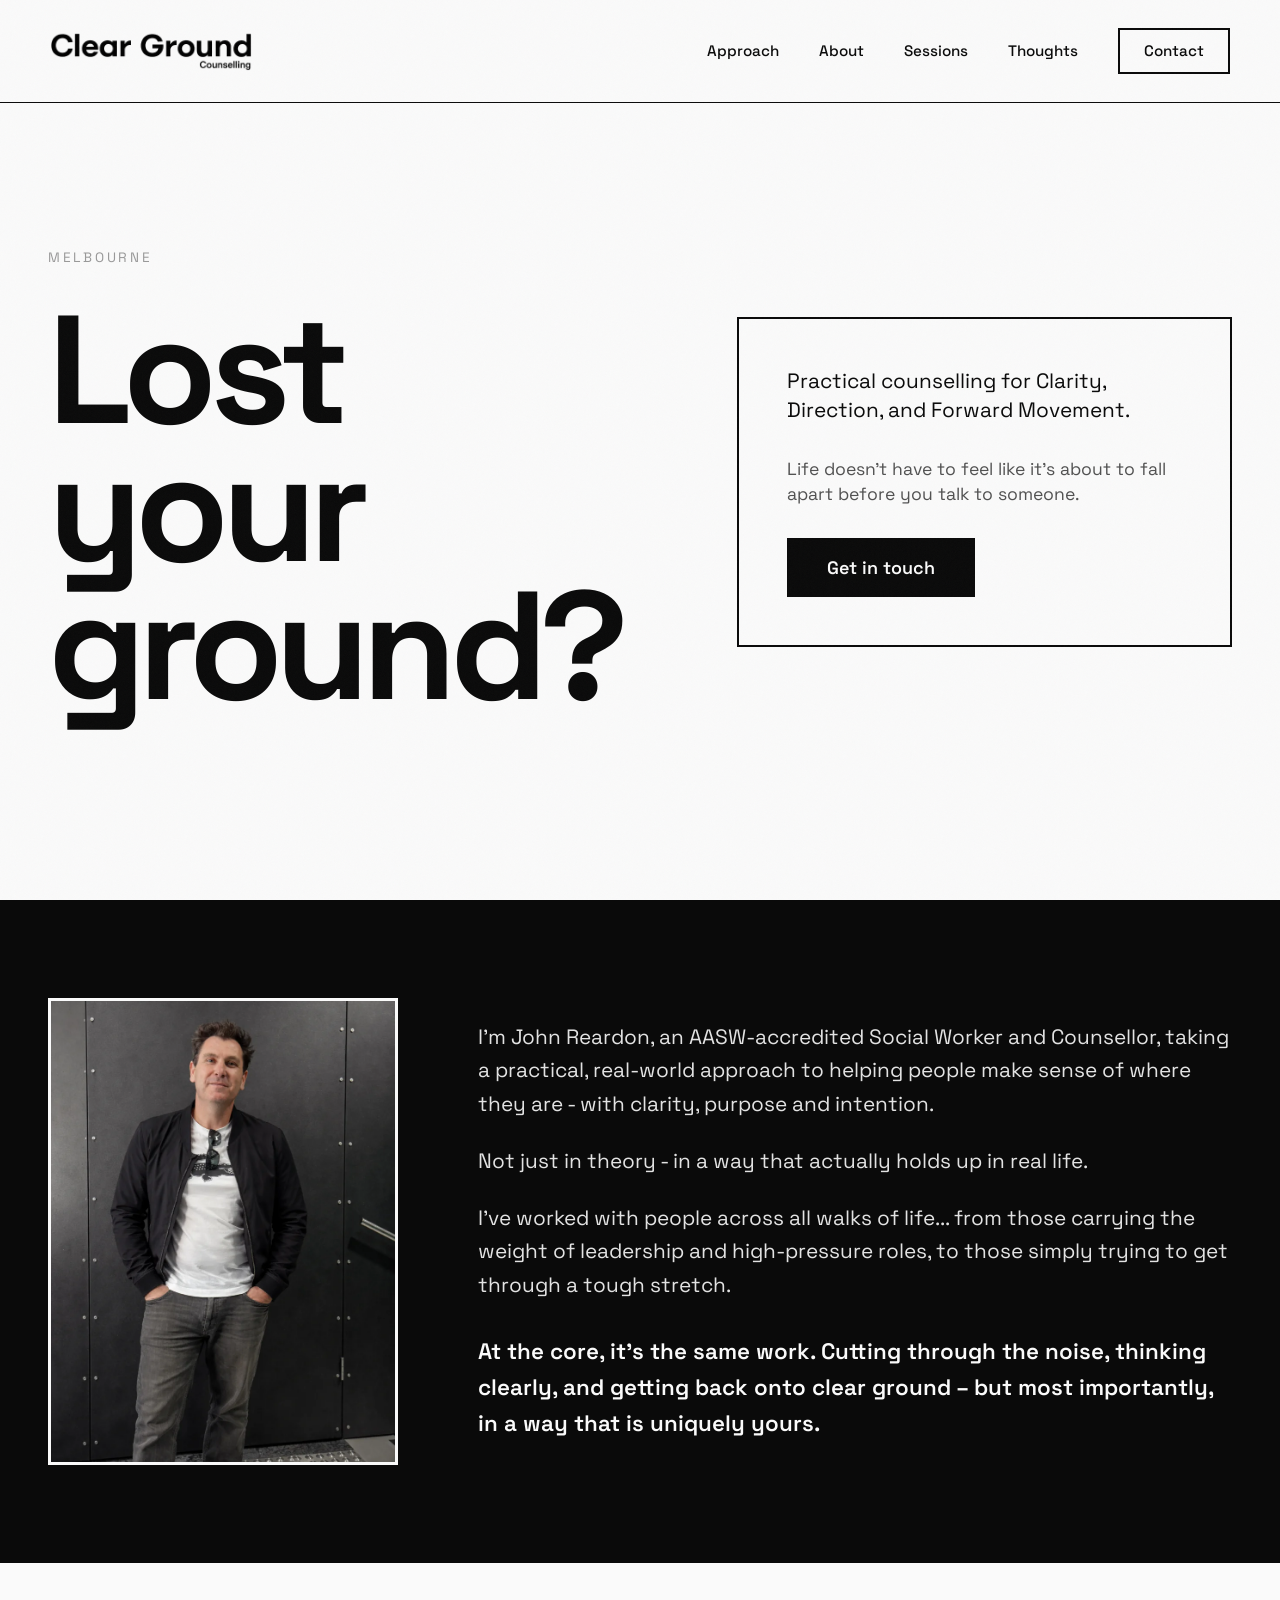
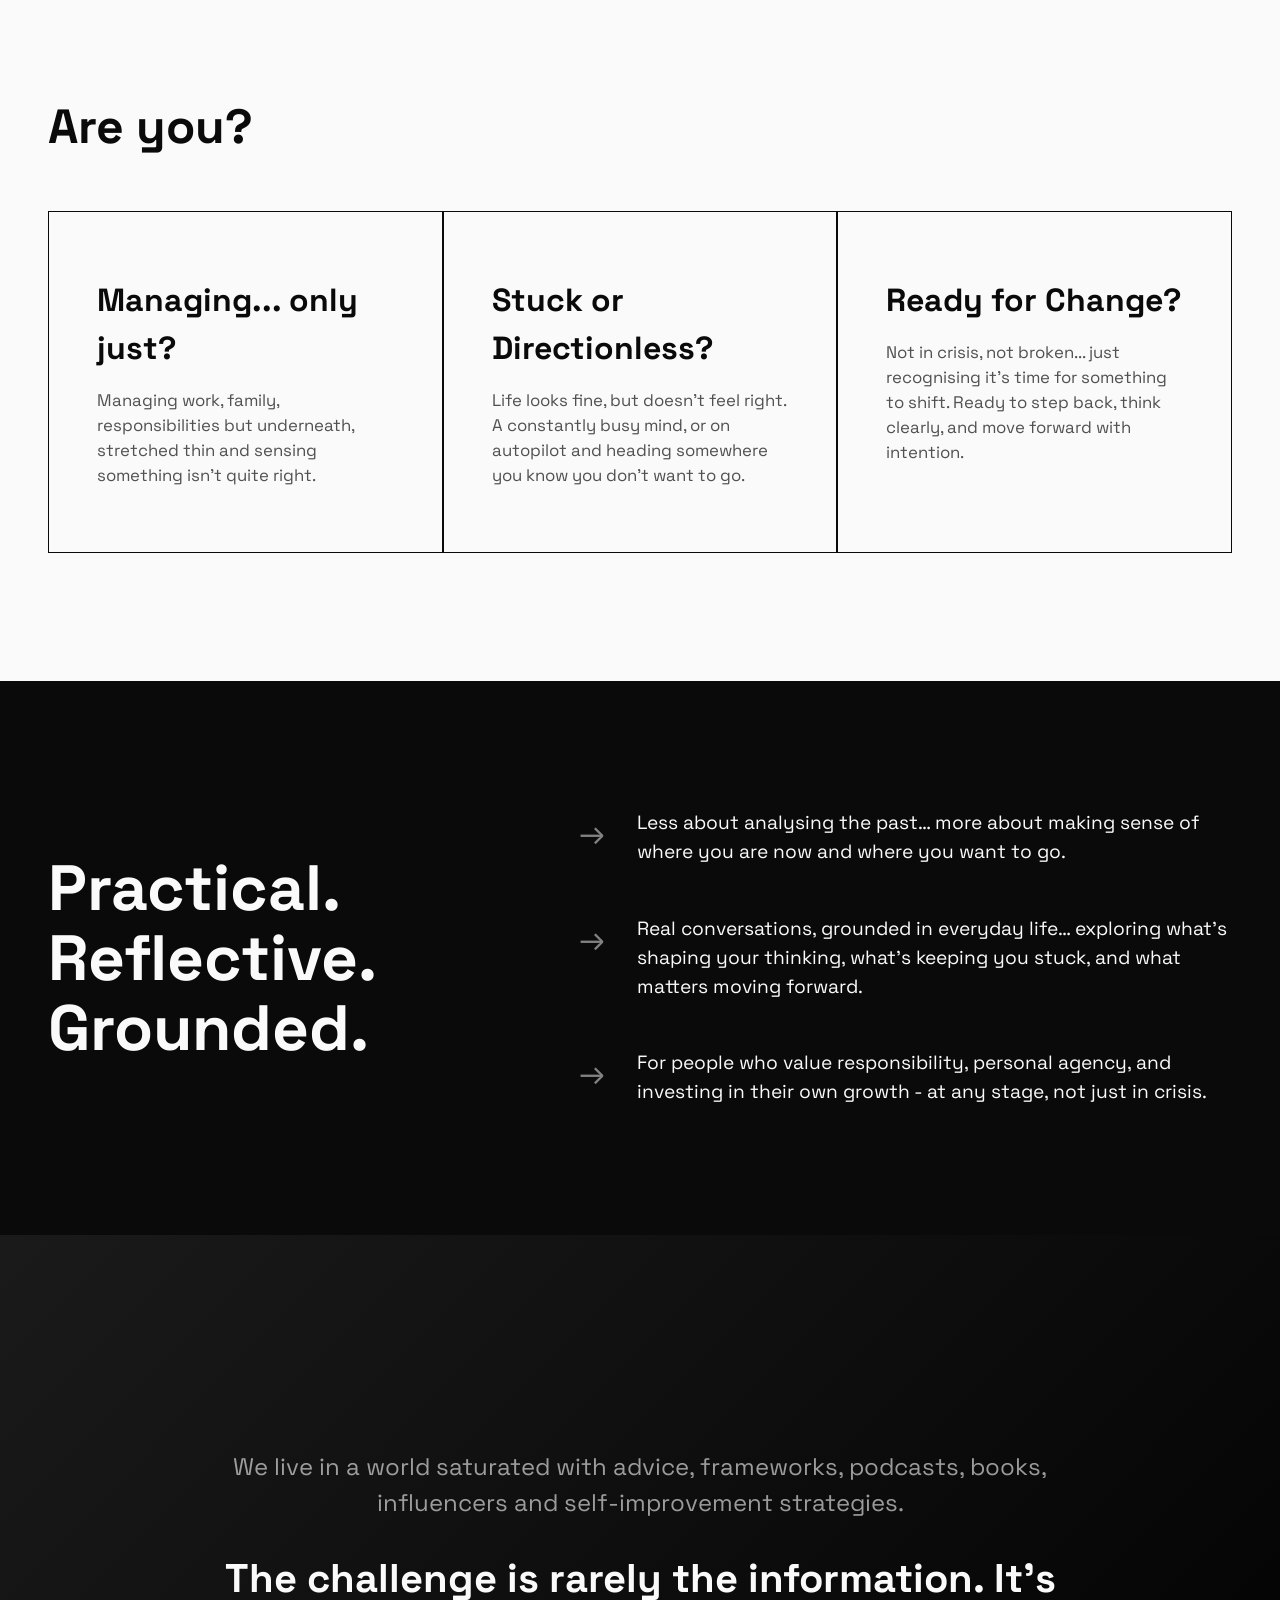
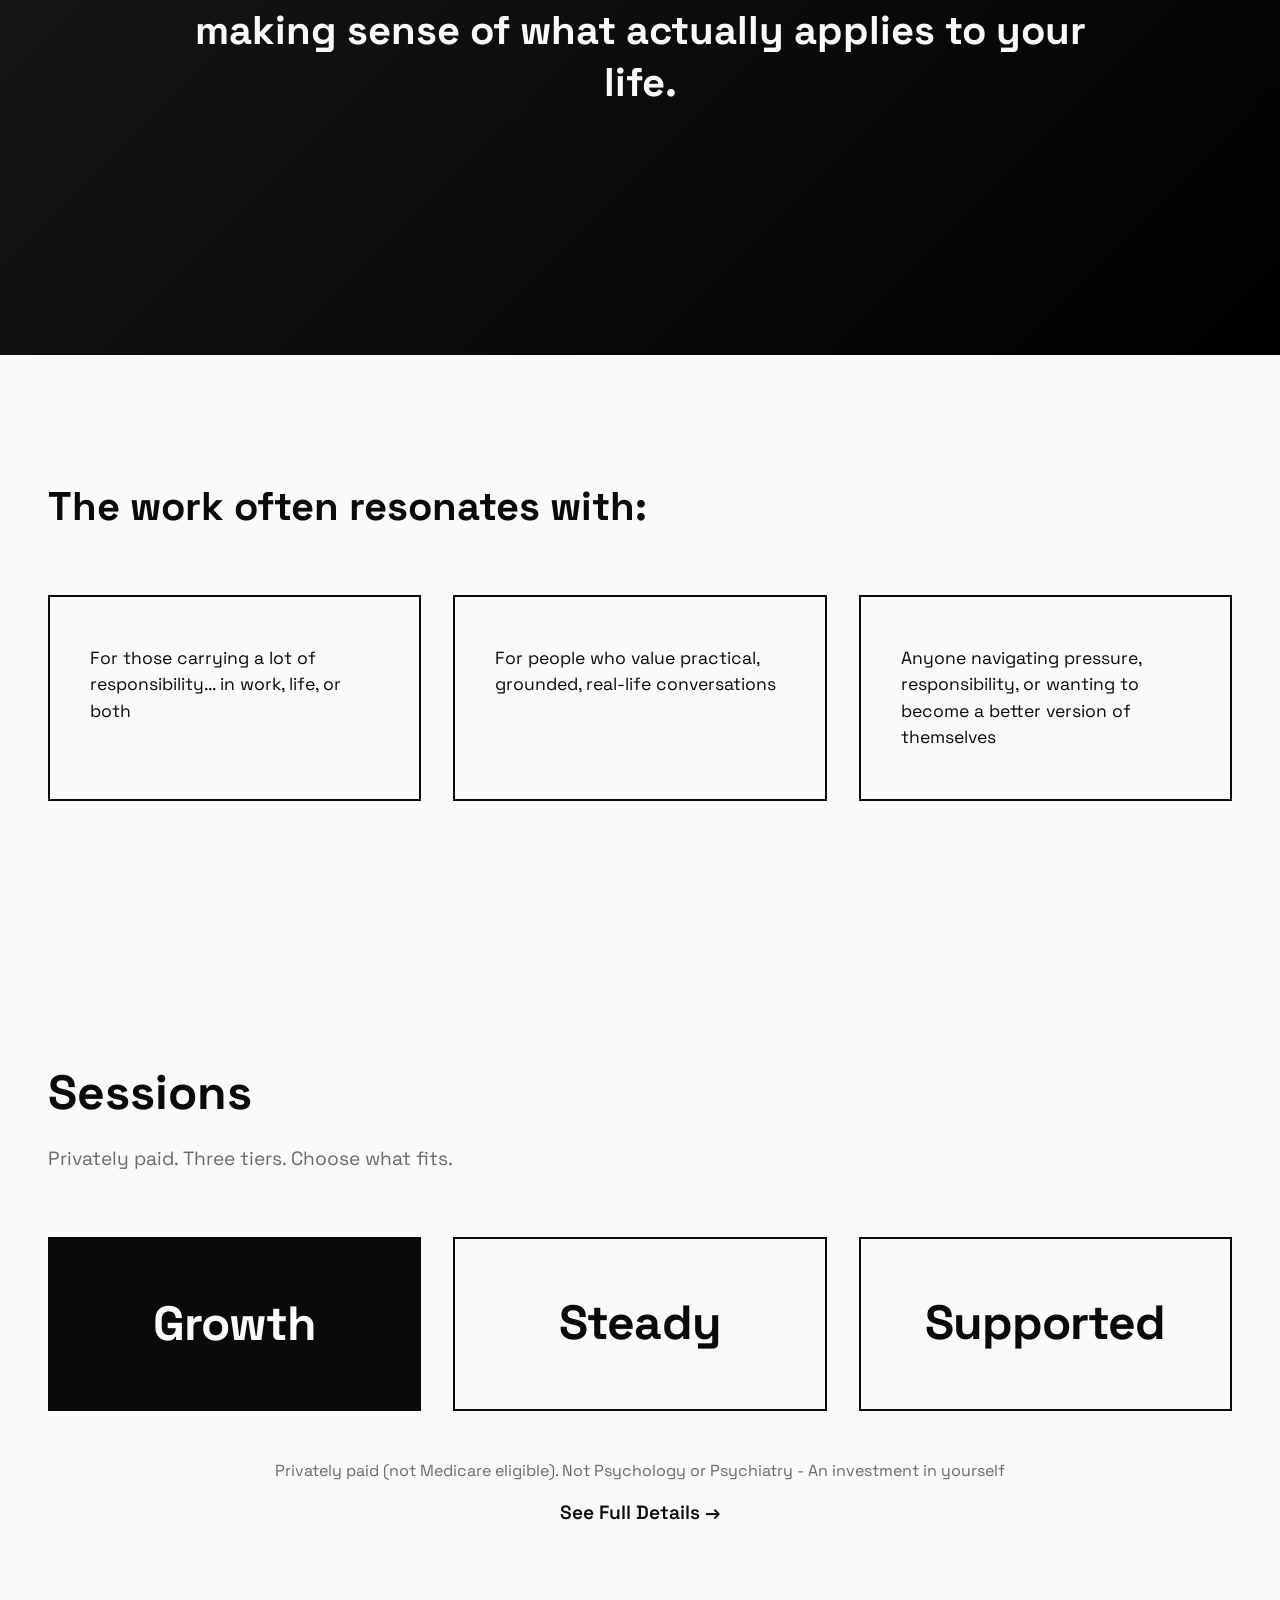
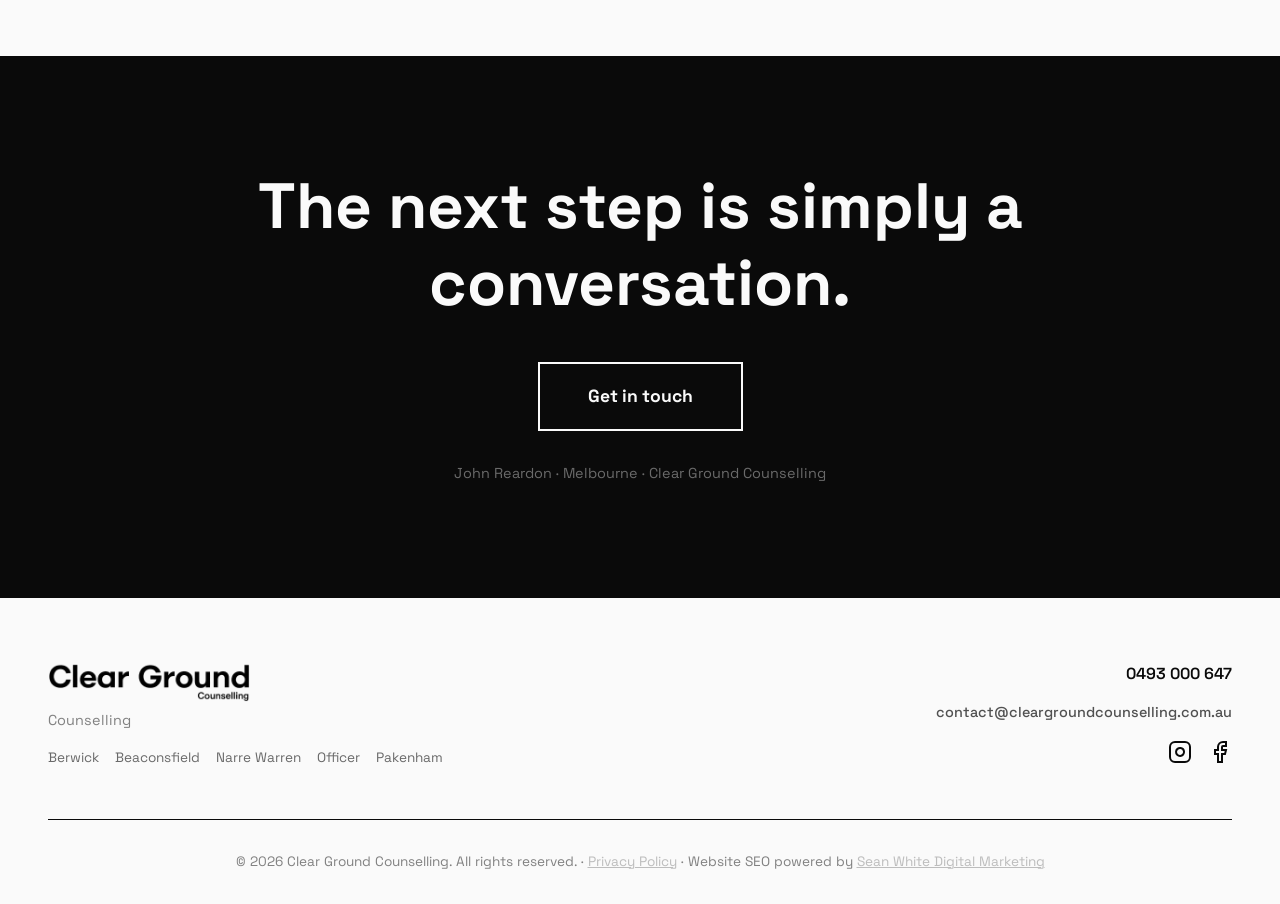
<file: index.html>
<!DOCTYPE html>
<html lang="en">
<head>
    <meta charset="UTF-8">
    <meta name="viewport" content="width=device-width, initial-scale=1.0">
    <meta name="description" content="Clear Ground Counselling provides practical, grounded counselling for men in Melbourne. Helping people find clarity, direction, and forward movement in Berwick, Beaconsfield, Narre Warren, Officer, and Pakenham.">
    <meta name="keywords" content="counselling Melbourne, counselling Berwick, counselling Beaconsfield, mens counselling, AASW counsellor, social worker Melbourne">
    <meta name="author" content="John Reardon, Clear Ground Counselling">
    
    <meta property="og:title" content="Clear Ground Counselling — Melbourne">
    <meta property="og:description" content="Practical, grounded counselling for clarity, direction, and forward movement. Serving Berwick, Beaconsfield, Narre Warren, Officer, and Pakenham.">
    <meta property="og:type" content="website">
    <meta property="og:url" content="https://www.cleargroundcounselling.com.au/">
    <meta property="og:image" content="https://www.cleargroundcounselling.com.au/assets/clear-ground-counselling-logo.webp">
    
    <link rel="canonical" href="https://www.cleargroundcounselling.com.au/">
    
    <title>Clear Ground Counselling Melbourne | Berwick, Beaconsfield, Narre Warren, Officer, Pakenham</title>
    
    <link rel="preconnect" href="https://fonts.googleapis.com">
    <link rel="preconnect" href="https://fonts.gstatic.com" crossorigin>
    <link href="https://fonts.googleapis.com/css2?family=Space+Grotesk:wght@300;400;500;600;700&display=swap" rel="stylesheet" media="print" onload="this.media='all'">
    <noscript><link href="https://fonts.googleapis.com/css2?family=Space+Grotesk:wght@300;400;500;600;700&display=swap" rel="stylesheet"></noscript>
    
    <link rel="stylesheet" href="styles.css">
    
    <script type="application/ld+json">
    {
      "@context": "https://schema.org",
      "@type": "LocalBusiness",
      "@id": "https://www.cleargroundcounselling.com.au/#organization",
      "name": "Clear Ground Counselling",
      "image": "https://www.cleargroundcounselling.com.au/assets/clear-ground-counselling-logo.webp",
      "logo": "https://www.cleargroundcounselling.com.au/assets/clear-ground-counselling-logo.webp",
      "url": "https://www.cleargroundcounselling.com.au/",
      "telephone": "+61493000647",
      "email": "contact@cleargroundcounselling.com.au",
      "address": {
        "@type": "PostalAddress",
        "addressLocality": "Beaconsfield",
        "addressRegion": "VIC",
        "addressCountry": "AU"
      },
      "geo": {
        "@type": "GeoCoordinates",
        "latitude": -38.0333,
        "longitude": 145.3833
      },
      "areaServed": [
        {
          "@type": "City",
          "name": "Berwick"
        },
        {
          "@type": "City",
          "name": "Beaconsfield"
        },
        {
          "@type": "City",
          "name": "Narre Warren"
        },
        {
          "@type": "City",
          "name": "Officer"
        },
        {
          "@type": "City",
          "name": "Pakenham"
        }
      ],
      "priceRange": "$95-$165",
      "openingHours": "Mo-Fr 09:00-18:00",
      "sameAs": [
        "https://instagram.com/cleargroundcounselling",
        "https://www.facebook.com/profile.php?id=61579432760251"
      ],
      "founder": {
        "@type": "Person",
        "@id": "https://www.cleargroundcounselling.com.au/#person",
        "name": "John Reardon",
        "jobTitle": "AASW Accredited Social Worker & Counsellor",
        "image": "https://www.cleargroundcounselling.com.au/assets/john-reardon-counsellor-melbourne.webp",
        "url": "https://www.cleargroundcounselling.com.au/about.html",
        "sameAs": [
          "https://instagram.com/cleargroundcounselling",
          "https://www.facebook.com/profile.php?id=61579432760251"
        ]
      },
      "hasOfferCatalog": {
        "@type": "OfferCatalog",
        "name": "Counselling Services",
        "itemListElement": [
          {
            "@type": "Offer",
            "itemOffered": {
              "@type": "Service",
              "name": "Individual Counselling - Growth Tier",
              "description": "Practical, grounded counselling for clarity, direction, and forward movement",
              "provider": {
                "@id": "https://www.cleargroundcounselling.com.au/#organization"
              }
            },
            "price": "165",
            "priceCurrency": "AUD"
          },
          {
            "@type": "Offer",
            "itemOffered": {
              "@type": "Service",
              "name": "Individual Counselling - Steady Tier",
              "description": "Practical, grounded counselling for clarity, direction, and forward movement",
              "provider": {
                "@id": "https://www.cleargroundcounselling.com.au/#organization"
              }
            },
            "price": "125",
            "priceCurrency": "AUD"
          },
          {
            "@type": "Offer",
            "itemOffered": {
              "@type": "Service",
              "name": "Individual Counselling - Supported Tier",
              "description": "Practical, grounded counselling for clarity, direction, and forward movement",
              "provider": {
                "@id": "https://www.cleargroundcounselling.com.au/#organization"
              }
            },
            "price": "95",
            "priceCurrency": "AUD"
          }
        ]
      }
    }
    </script>
</head>
<body>
    <div class="grain"></div>

    <nav class="nav">
        <a href="index.html" class="nav-logo">
            <img src="assets/clear-ground-counselling-logo.webp" alt="Clear Ground Counselling Melbourne Logo" class="nav-logo-img" width="202" height="40">
        </a>
        <button class="mobile-toggle" aria-label="Toggle menu">
            <span></span>
            <span></span>
            <span></span>
        </button>
        <div class="nav-menu">
            <a href="approach.html">Approach</a>
            <a href="about.html">About</a>
            <a href="sessions.html">Sessions</a>
            <a href="thoughts.html">Thoughts</a>
            <a href="contact.html" class="nav-contact">Contact</a>
        </div>
    </nav>

    <main>
        <section class="hero-full">
            <div class="hero-grid">
                <div class="hero-left">
                    <div class="hero-label">Melbourne</div>
                    <h1 class="hero-h1">
                        Lost<br>
                        your<br>
                        ground?
                    </h1>
                </div>
                <div class="hero-right">
                    <div class="hero-box">
                        <p>Practical counselling for Clarity, Direction, and Forward Movement.</p>
                        <p class="hero-box-sub">Life doesn't have to feel like it's about to fall apart before you talk to someone.</p>
                        <a href="contact.html" class="hero-btn">Get in touch</a>
                    </div>
                </div>
            </div>
        </section>

        <section class="intro-section">
            <div class="intro-container">
                <div class="intro-image">
                    <img src="assets/john-reardon-counsellor-melbourne.webp" alt="John Reardon AASW Counsellor Melbourne" class="intro-profile-img" width="350" height="467">
                </div>
                <div class="intro-text">
                    <div class="intro-text-content">
                        <p>I'm John Reardon, an AASW-accredited Social Worker and Counsellor, taking a practical, real-world approach to helping people make sense of where they are - with clarity, purpose and intention.</p>
                        <p>Not just in theory - in a way that actually holds up in real life.</p>
                        <p>I've worked with people across all walks of life... from those carrying the weight of leadership and high-pressure roles, to those simply trying to get through a tough stretch.</p>
                        <p class="intro-emphasis">At the core, it's the same work. Cutting through the noise, thinking clearly, and getting back onto clear ground – but most importantly, in a way that is uniquely yours.</p>
                    </div>
                </div>
            </div>
        </section>

        <section class="problem-section">
            <div class="problem-header">
                <h2>Are you?</h2>
            </div>
            <div class="problem-grid">
                <div class="problem-item">
                    <h3>Managing... only just?</h3>
                    <p>Managing work, family, responsibilities but underneath, stretched thin and sensing something isn’t quite right.</p>
                </div>
                <div class="problem-item">
                    <h3>Stuck or Directionless?</h3>
                    <p>Life looks fine, but doesn’t feel right. A constantly busy mind, or on autopilot and heading somewhere you know you don’t want to go.</p>
                </div>
                <div class="problem-item">
                    <h3>Ready for Change?</h3>
                    <p>Not in crisis, not broken... just recognising it's time for something to shift. Ready to step back, think clearly, and move forward with intention.</p>
                </div>
            </div>
        </section>

        <section class="approach-section">
            <div class="approach-container">
                <div class="approach-left">
                    <h2>Practical.<br>Reflective.<br>Grounded.</h2>
                </div>
                <div class="approach-right">
                    <div class="approach-point">
                        <span class="point-icon">→</span>
                        <p>Less about analysing the past… more about making sense of where you are now and where you want to go.</p>
                    </div>
                    <div class="approach-point">
                        <span class="point-icon">→</span>
                        <p>Real conversations, grounded in everyday life… exploring what’s shaping your thinking, what’s keeping you stuck, and what matters moving forward.</p>
                    </div>
                    <div class="approach-point">
                        <span class="point-icon">→</span>
                        <p>For people who value responsibility, personal agency, and investing in their own growth - at any stage, not just in crisis.</p>
                    </div>
                </div>
            </div>
        </section>

        <section class="image-break">
            <div class="image-content">
                <div class="image-text">
                    <p>We live in a world saturated with advice, frameworks, podcasts, books, influencers and self-improvement strategies.</p>
                    <p class="image-text-large">The challenge is rarely the information. It’s making sense of what actually applies to your life.</p>
                </div>
            </div>
        </section>

        <section class="who-quick">
            <div class="who-quick-container">
                <h2>The work often resonates with:</h2>
                <div class="who-quick-grid">
                    <div class="who-quick-item">For those carrying a lot of responsibility... in work, life, or both</div>
                    <div class="who-quick-item">For people who value practical, grounded, real-life conversations</div>
                    <div class="who-quick-item">Anyone navigating pressure, responsibility, or wanting to become a better version of themselves</div>
                </div>
            </div>
        </section>

        <section class="pricing-quick">
            <div class="pricing-header">
                <h2>Sessions</h2>
                <p>Privately paid. Three tiers. Choose what fits.</p>
            </div>
            <div class="pricing-cards">
                <div class="price-card price-featured">
                    <div class="price-label-large">Growth</div>
                </div>
                <div class="price-card">
                    <div class="price-label-large">Steady</div>
                </div>
                <div class="price-card">
                    <div class="price-label-large">Supported</div>
                </div>
            </div>
            <p class="pricing-note">Privately paid (not Medicare eligible). Not Psychology or Psychiatry - An investment in yourself</p>
            <a href="sessions.html" class="pricing-link">See Full Details →</a>
        </section>

        <section class="cta-final">
            <div class="cta-content">
                <h2>The next step is simply a conversation.</h2>
                <a href="contact.html" class="cta-big">Get in touch</a>
                <p class="cta-sub">John Reardon · Melbourne · Clear Ground Counselling</p>
            </div>
        </section>
    </main>

    <footer class="footer">
        <div class="footer-content">
            <div class="footer-left">
                <img src="assets/clear-ground-counselling-logo.webp" alt="Clear Ground Counselling Melbourne Logo" class="footer-logo-img" width="202" height="40">
                <p class="footer-subtitle">Counselling</p>
                <div class="footer-locations">
                    <a href="berwick.html">Berwick</a>
                    <a href="beaconsfield.html">Beaconsfield</a>
                    <a href="narre-warren.html">Narre Warren</a>
                    <a href="officer.html">Officer</a>
                    <a href="pakenham.html">Pakenham</a>
                </div>
            </div>
            <div class="footer-right">
                <a href="tel:0493000647" class="footer-phone">0493 000 647</a>
                <a href="mailto:contact@cleargroundcounselling.com.au" class="footer-email">contact@cleargroundcounselling.com.au</a>
                <div class="footer-social">
                    <a href="https://instagram.com/cleargroundcounselling" target="_blank" rel="noopener" aria-label="Instagram">
                        <svg width="24" height="24" viewBox="0 0 24 24" fill="none" stroke="currentColor" stroke-width="2">
                            <rect x="2" y="2" width="20" height="20" rx="5" ry="5"></rect>
                            <path d="M16 11.37A4 4 0 1 1 12.63 8 4 4 0 0 1 16 11.37z"></path>
                            <line x1="17.5" y1="6.5" x2="17.51" y2="6.5"></line>
                        </svg>
                    </a>
                    <a href="https://www.facebook.com/profile.php?id=61579432760251" target="_blank" rel="noopener" aria-label="Facebook">
                        <svg width="24" height="24" viewBox="0 0 24 24" fill="none" stroke="currentColor" stroke-width="2">
                            <path d="M18 2h-3a5 5 0 0 0-5 5v3H7v4h3v8h4v-8h3l1-4h-4V7a1 1 0 0 1 1-1h3z"></path>
                        </svg>
                    </a>
                </div>
            </div>
        </div>
        <div class="footer-bottom">
            <p>&copy; <span id="currentYear"></span> Clear Ground Counselling. All rights reserved. · <a href="privacy.html" class="footer-link">Privacy Policy</a> · Website SEO powered by <a href="https://www.seanw.com.au/" target="_blank" rel="noopener" class="footer-link">Sean White Digital Marketing</a></p>
        </div>
    </footer>

    <script src="script.js"></script>
</body>
</html>
</file>
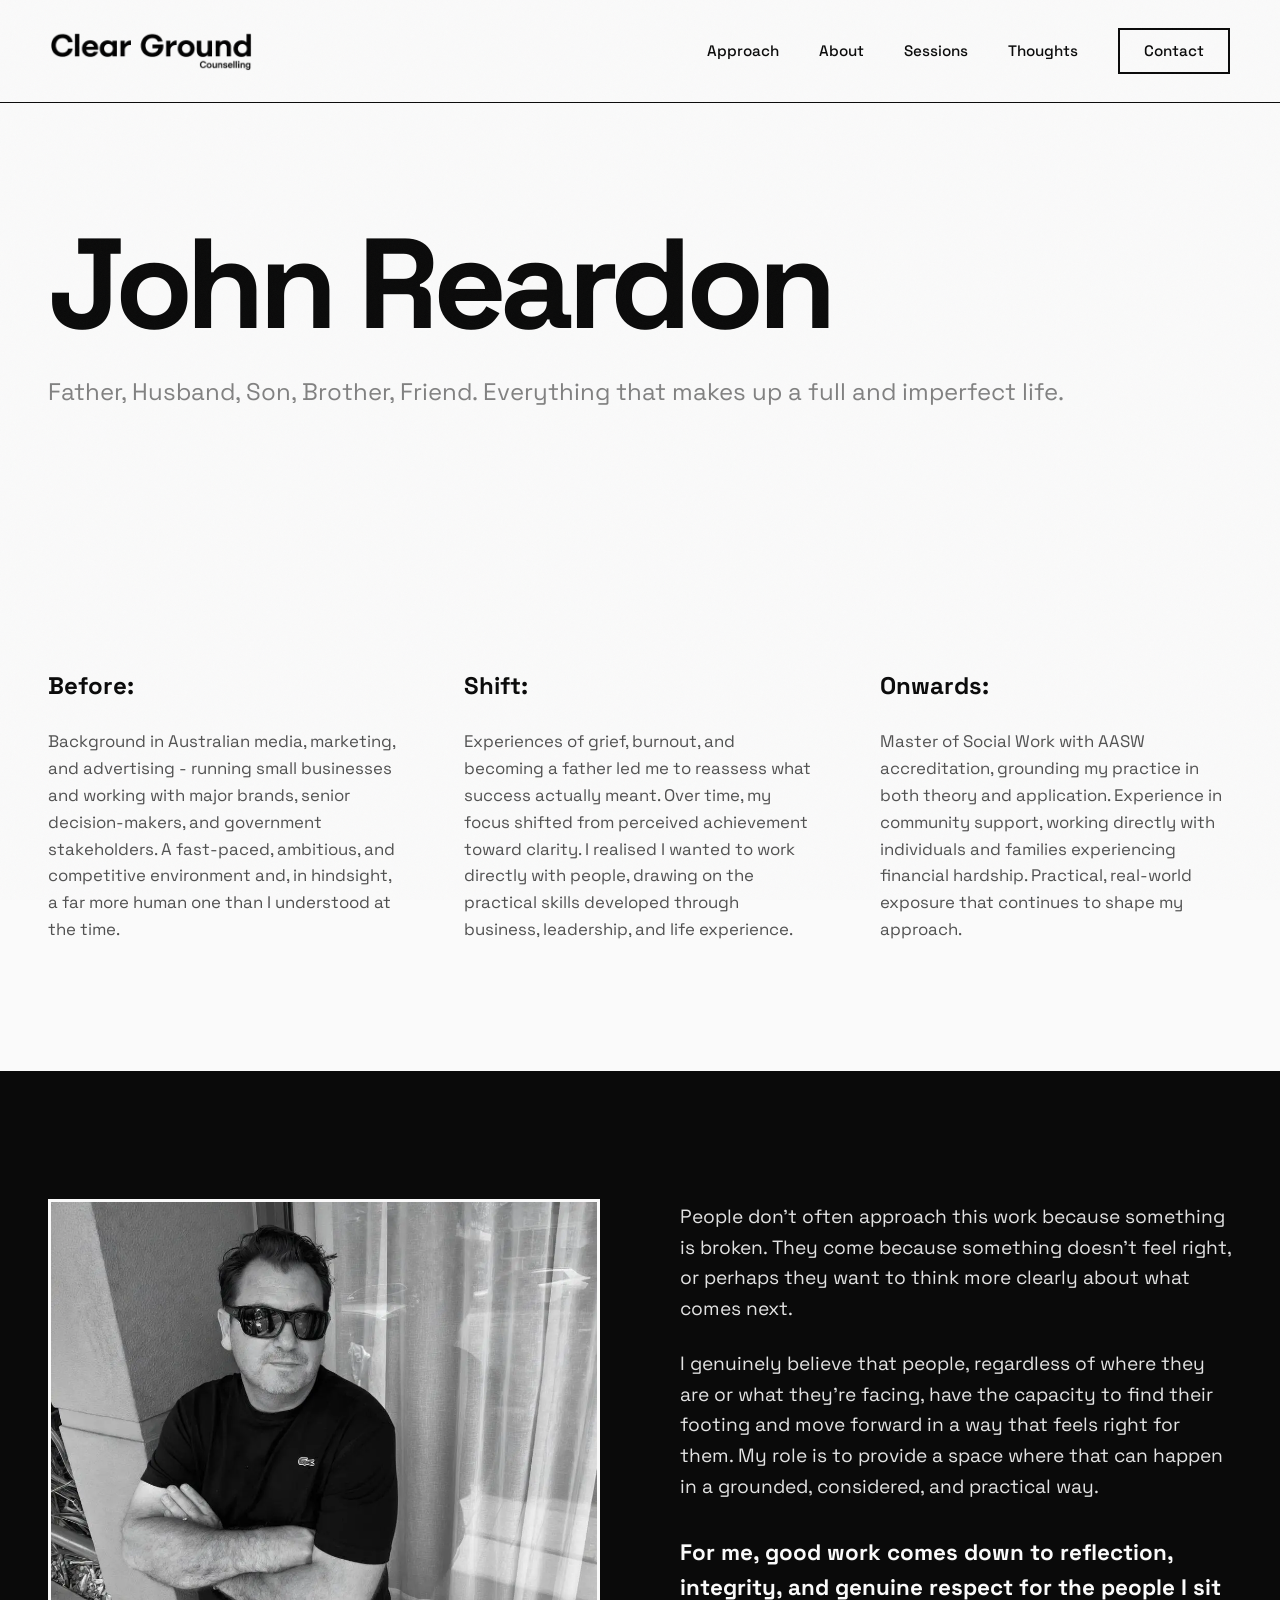
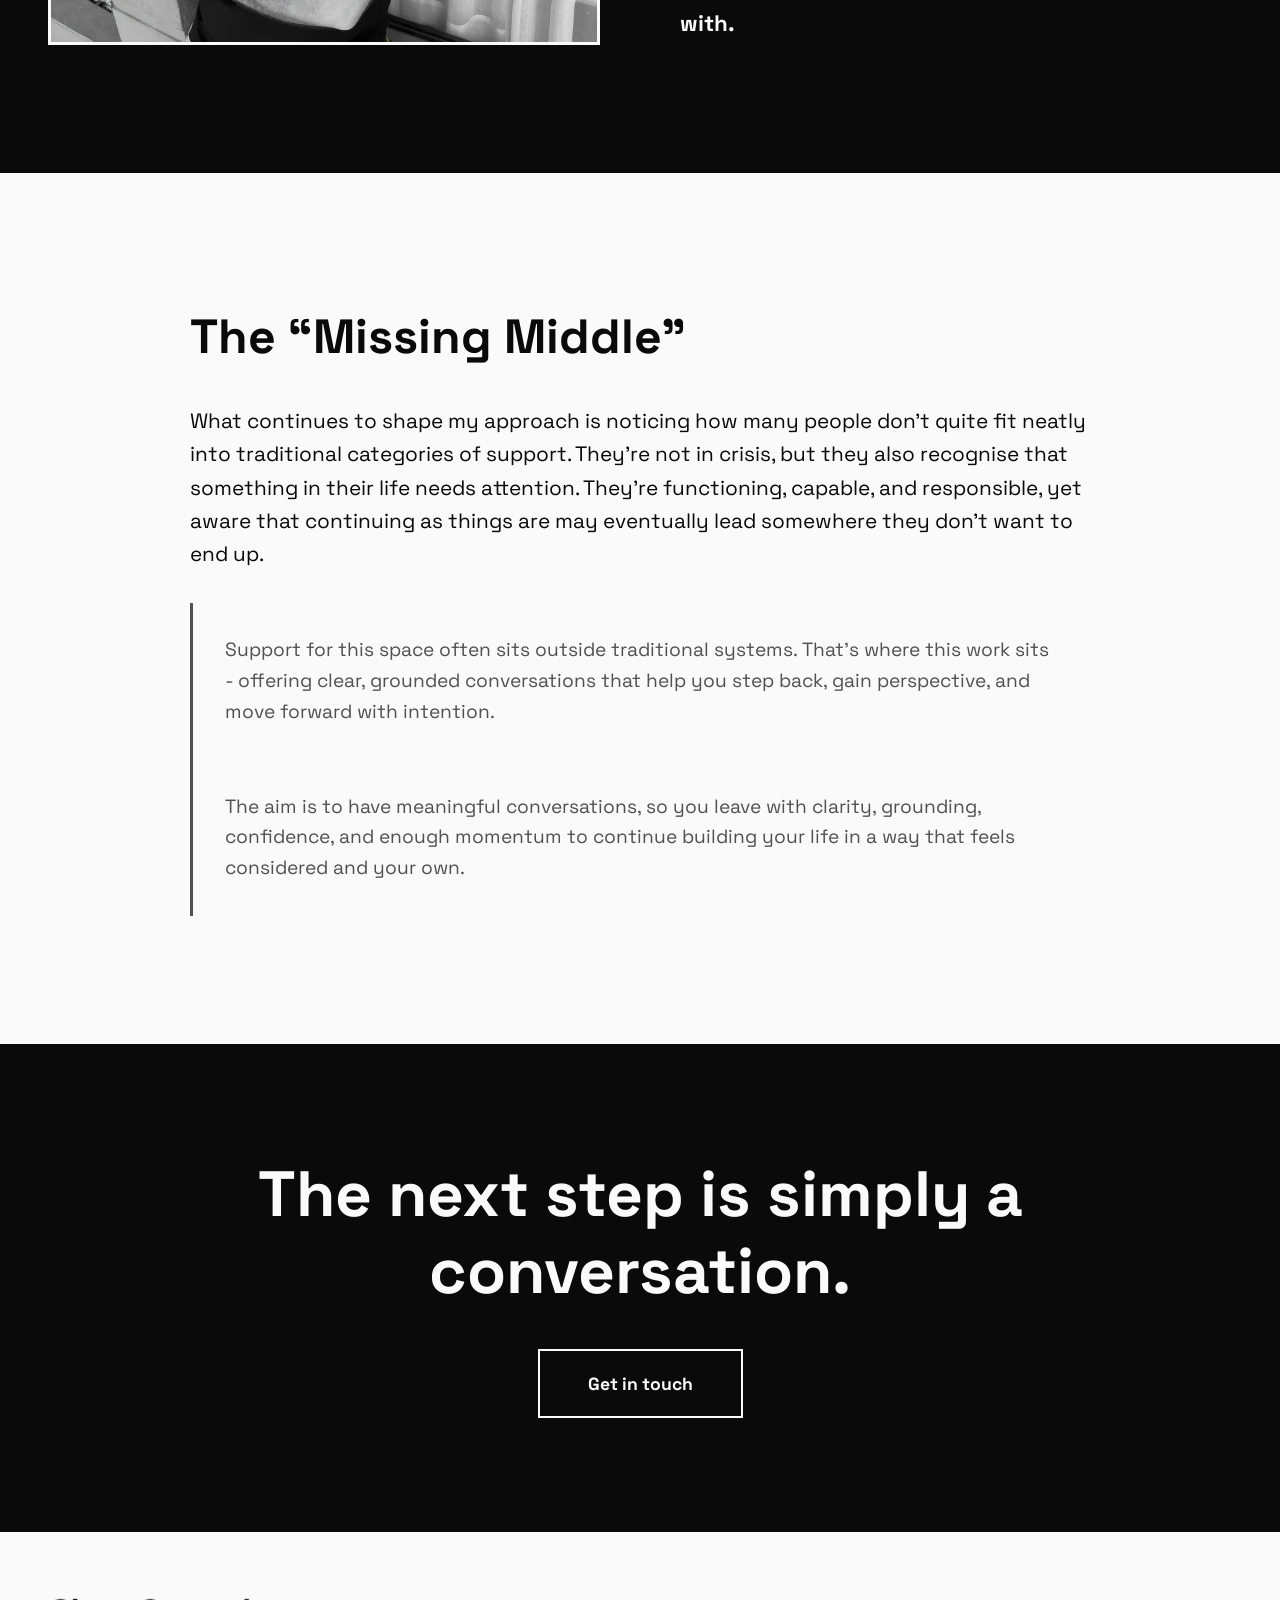
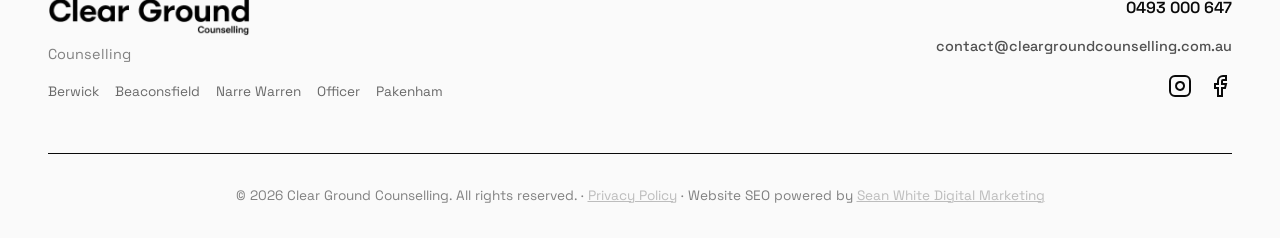
<file: about.html>
<!DOCTYPE html>
<html lang="en">
<head>
    <meta charset="UTF-8">
    <meta name="viewport" content="width=device-width, initial-scale=1.0">
    <meta name="description" content="About John Reardon, AASW-accredited Social Worker and Counsellor. Practical, real-world counselling approach for men in Melbourne's southeast suburbs.">
    <meta name="keywords" content="John Reardon counsellor, AASW social worker, Melbourne counsellor, mens counsellor Melbourne">
    
    <meta property="og:title" content="About John Reardon — Clear Ground Counselling">
    <meta property="og:description" content="AASW-accredited Social Worker and Counsellor providing practical, grounded support in Melbourne.">
    <meta property="og:type" content="profile">
    <meta property="og:url" content="https://www.cleargroundcounselling.com.au/about.html">
    
    <link rel="canonical" href="https://www.cleargroundcounselling.com.au/about.html">
    
    <title>About John Reardon — AASW Counsellor Melbourne | Clear Ground</title>
    <link rel="preconnect" href="https://fonts.googleapis.com">
    <link rel="preconnect" href="https://fonts.gstatic.com" crossorigin>
    <link href="https://fonts.googleapis.com/css2?family=Space+Grotesk:wght@300;400;500;600;700&display=swap" rel="stylesheet">
    <link rel="stylesheet" href="styles.css">
    
    <script type="application/ld+json">
    {
      "@context": "https://schema.org",
      "@type": "Person",
      "name": "John Reardon",
      "jobTitle": "AASW Accredited Social Worker & Counsellor",
      "description": "AASW-accredited Social Worker and Counsellor taking a practical, real-world approach to helping people make sense of where they are - with clarity, purpose and intention.",
      "image": "https://www.cleargroundcounselling.com.au/assets/john-reardon-aasw-social-worker.jpg",
      "url": "https://www.cleargroundcounselling.com.au/about.html",
      "telephone": "+61493000647",
      "email": "contact@cleargroundcounselling.com.au",
      "worksFor": {
        "@type": "LocalBusiness",
        "name": "Clear Ground Counselling",
        "url": "https://www.cleargroundcounselling.com.au/"
      },
      "address": {
        "@type": "PostalAddress",
        "addressLocality": "Beaconsfield",
        "addressRegion": "VIC",
        "addressCountry": "AU"
      },
      "sameAs": [
        "https://instagram.com/cleargroundcounselling",
        "https://www.facebook.com/profile.php?id=61579432760251"
      ],
      "knowsAbout": [
        "Counselling",
        "Social Work",
        "Mental Health",
        "Personal Development"
      ]
    }
    </script>
</head>
<body>
    <div class="grain"></div>

    <nav class="nav">
        <a href="index.html" class="nav-logo">
            <img src="assets/clear-ground-counselling-logo.webp" alt="Clear Ground Counselling Melbourne Logo" class="nav-logo-img" width="202" height="40">
        </a>
        <button class="mobile-toggle" aria-label="Toggle menu">
            <span></span>
            <span></span>
            <span></span>
        </button>
        <div class="nav-menu">
            <a href="approach.html">Approach</a>
            <a href="about.html">About</a>
            <a href="sessions.html">Sessions</a>
            <a href="thoughts.html">Thoughts</a>
            <a href="contact.html" class="nav-contact">Contact</a>
        </div>
    </nav>

    <main>
        <section class="page-hero">
            <h1 class="page-h1">John Reardon</h1>
            <p class="page-sub">Father, Husband, Son, Brother, Friend. Everything that makes up a full and imperfect life.</p>
        </section>

        <section class="bio-section">
            <div class="bio-container">
                <div class="bio-block">
                    <h3>Before:</h3>
                    <p>Background in Australian media, marketing, and advertising - running small businesses and working with major brands, senior decision-makers, and government stakeholders. A fast-paced, ambitious, and competitive environment and, in hindsight, a far more human one than I understood at the time.</p>
                </div>
                <div class="bio-block">
                    <h3>Shift:</h3>
                    <p>Experiences of grief, burnout, and becoming a father led me to reassess what success actually meant. Over time, my focus shifted from perceived achievement toward clarity. I realised I wanted to work directly with people, drawing on the practical skills developed through business, leadership, and life experience.</p>
                </div>
                <div class="bio-block">
                    <h3>Onwards:</h3>
                    <p>Master of Social Work with AASW accreditation, grounding my practice in both theory and application. Experience in community support, working directly with individuals and families experiencing financial hardship. Practical, real-world exposure that continues to shape my approach.</p>
                </div>
            </div>
        </section>

        <section class="philosophy-section">
            <div class="philosophy-container">
                <div class="philosophy-image">
                    <img src="assets/john-reardon-aasw-social-worker.webp" alt="John Reardon AASW Social Worker Melbourne" class="profile-img" width="600" height="375">
                </div>
                <div class="philosophy-text">
                    <p>People don't often approach this work because something is broken. They come because something doesn't feel right, or perhaps they want to think more clearly about what comes next.</p>
                    <p>I genuinely believe that people, regardless of where they are or what they're facing, have the capacity to find their footing and move forward in a way that feels right for them. My role is to provide a space where that can happen in a grounded, considered, and practical way.</p>
                    <p class="philosophy-emphasis">For me, good work comes down to reflection, integrity, and genuine respect for the people I sit with.</p>
                </div>
            </div>
        </section>

        <section class="approach-brief">
            <div class="approach-brief-content">
                <h2>The “Missing Middle”</h2>
                <p class="approach-brief-text">What continues to shape my approach is noticing how many people don’t quite fit neatly into traditional categories of support. They’re not in crisis, but they also recognise that something in their life needs attention. They’re functioning, capable, and responsible, yet aware that continuing as things are may eventually lead somewhere they don’t want to end up.</p>
                <p class="approach-brief-goal">Support for this space often sits outside traditional systems. That’s where this work sits - offering clear, grounded conversations that help you step back, gain perspective, and move forward with intention.</p>
                <p class="approach-brief-goal">The aim is to have meaningful conversations, so you leave with clarity, grounding, confidence, and enough momentum to continue building your life in a way that feels considered and your own.</p>
            </div>
        </section>

        <section class="cta-final">
            <div class="cta-content">
                <h2>The next step is simply a conversation.</h2>
                <a href="contact.html" class="cta-big">Get in touch</a>
            </div>
        </section>
    </main>

    <footer class="footer">
        <div class="footer-content">
            <div class="footer-left">
                <img src="assets/clear-ground-counselling-logo.webp" alt="Clear Ground Counselling Melbourne Logo" class="footer-logo-img" width="202" height="40">
                <p class="footer-subtitle">Counselling</p>
                <div class="footer-locations">
                    <a href="berwick.html">Berwick</a>
                    <a href="beaconsfield.html">Beaconsfield</a>
                    <a href="narre-warren.html">Narre Warren</a>
                    <a href="officer.html">Officer</a>
                    <a href="pakenham.html">Pakenham</a>
                </div>
            </div>
            <div class="footer-right">
                <a href="tel:0493000647" class="footer-phone">0493 000 647</a>
                <a href="mailto:contact@cleargroundcounselling.com.au" class="footer-email">contact@cleargroundcounselling.com.au</a>
                <div class="footer-social">
                    <a href="https://instagram.com/cleargroundcounselling" target="_blank" rel="noopener" aria-label="Instagram">
                        <svg width="24" height="24" viewBox="0 0 24 24" fill="none" stroke="currentColor" stroke-width="2">
                            <rect x="2" y="2" width="20" height="20" rx="5" ry="5"></rect>
                            <path d="M16 11.37A4 4 0 1 1 12.63 8 4 4 0 0 1 16 11.37z"></path>
                            <line x1="17.5" y1="6.5" x2="17.51" y2="6.5"></line>
                        </svg>
                    </a>
                    <a href="https://www.facebook.com/profile.php?id=61579432760251" target="_blank" rel="noopener" aria-label="Facebook">
                        <svg width="24" height="24" viewBox="0 0 24 24" fill="none" stroke="currentColor" stroke-width="2">
                            <path d="M18 2h-3a5 5 0 0 0-5 5v3H7v4h3v8h4v-8h3l1-4h-4V7a1 1 0 0 1 1-1h3z"></path>
                        </svg>
                    </a>
                </div>
            </div>
        </div>
        <div class="footer-bottom">
            <p>&copy; <span id="currentYear"></span> Clear Ground Counselling. All rights reserved. · <a href="privacy.html" class="footer-link">Privacy Policy</a> · Website SEO powered by <a href="https://www.seanw.com.au/" target="_blank" rel="noopener" class="footer-link">Sean White Digital Marketing</a></p>
        </div>
    </footer>

    <script src="script.js"></script>
</body>
</html>
</file>
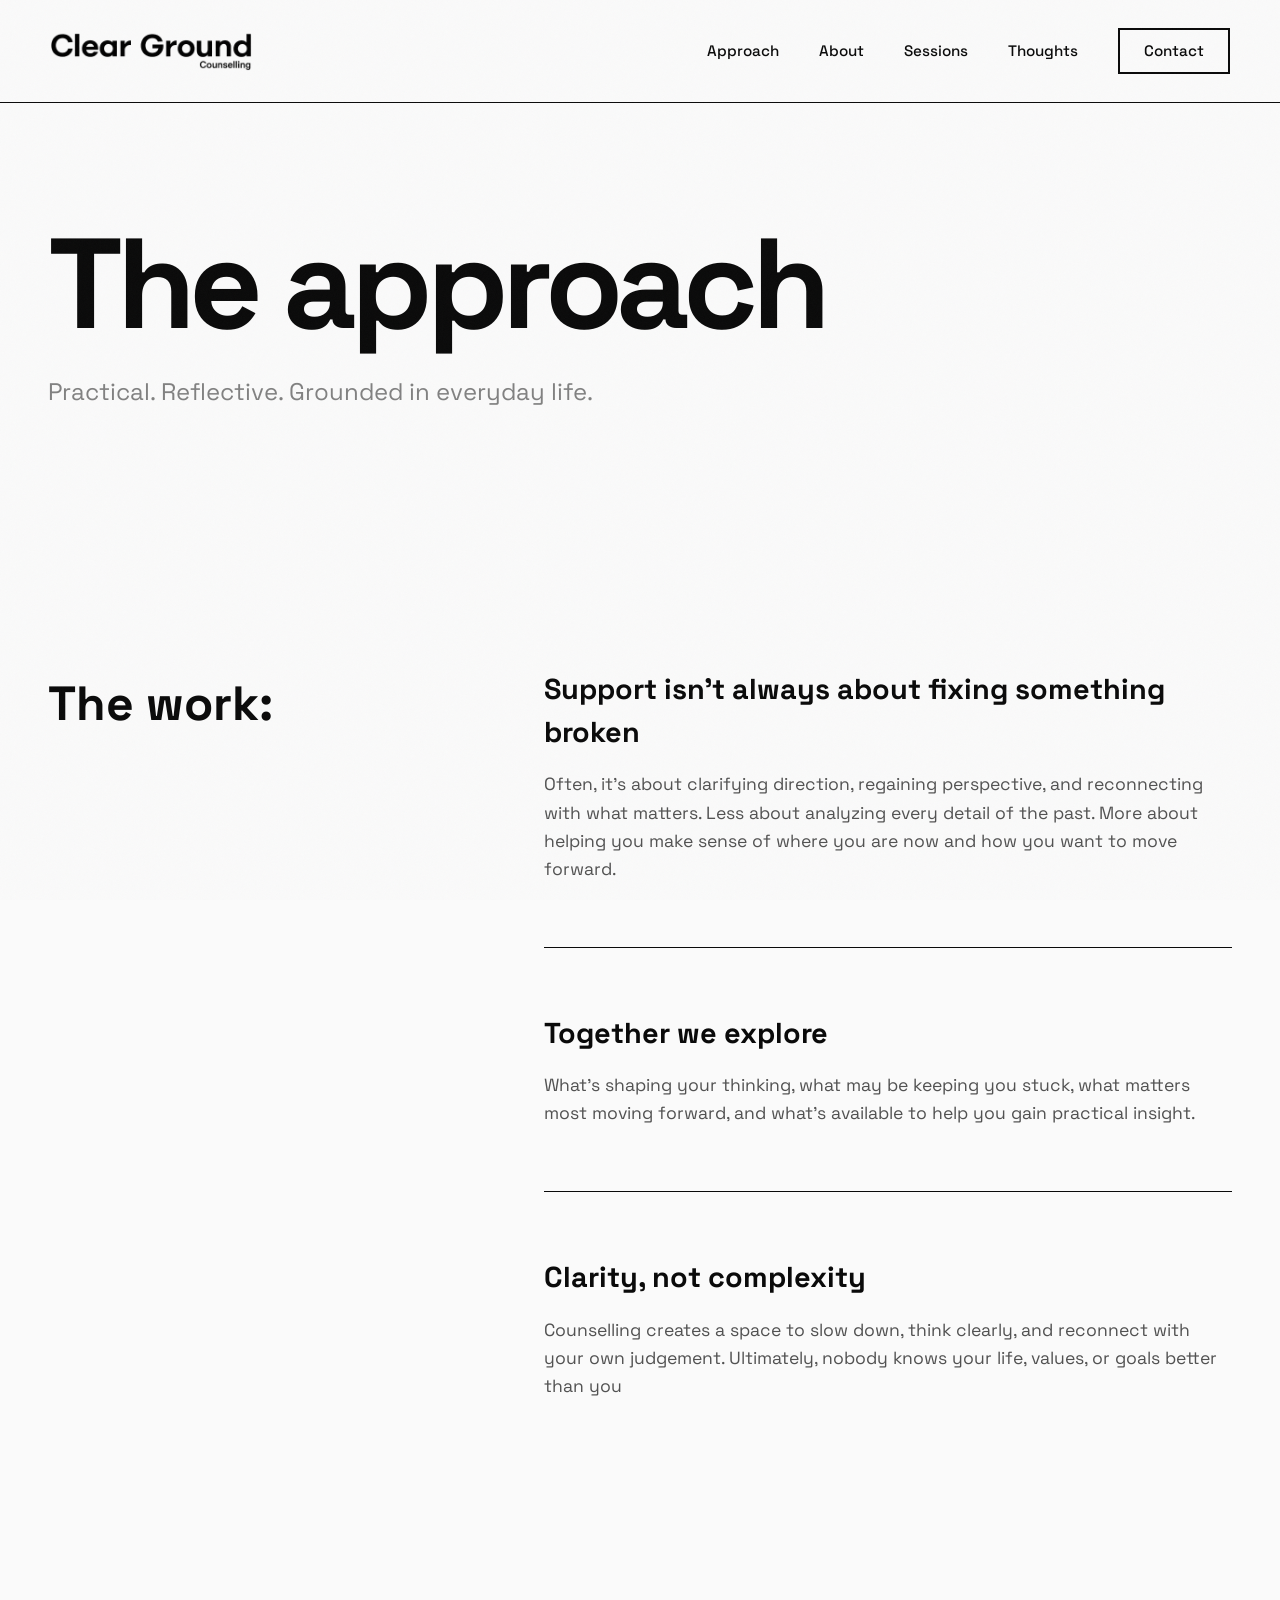
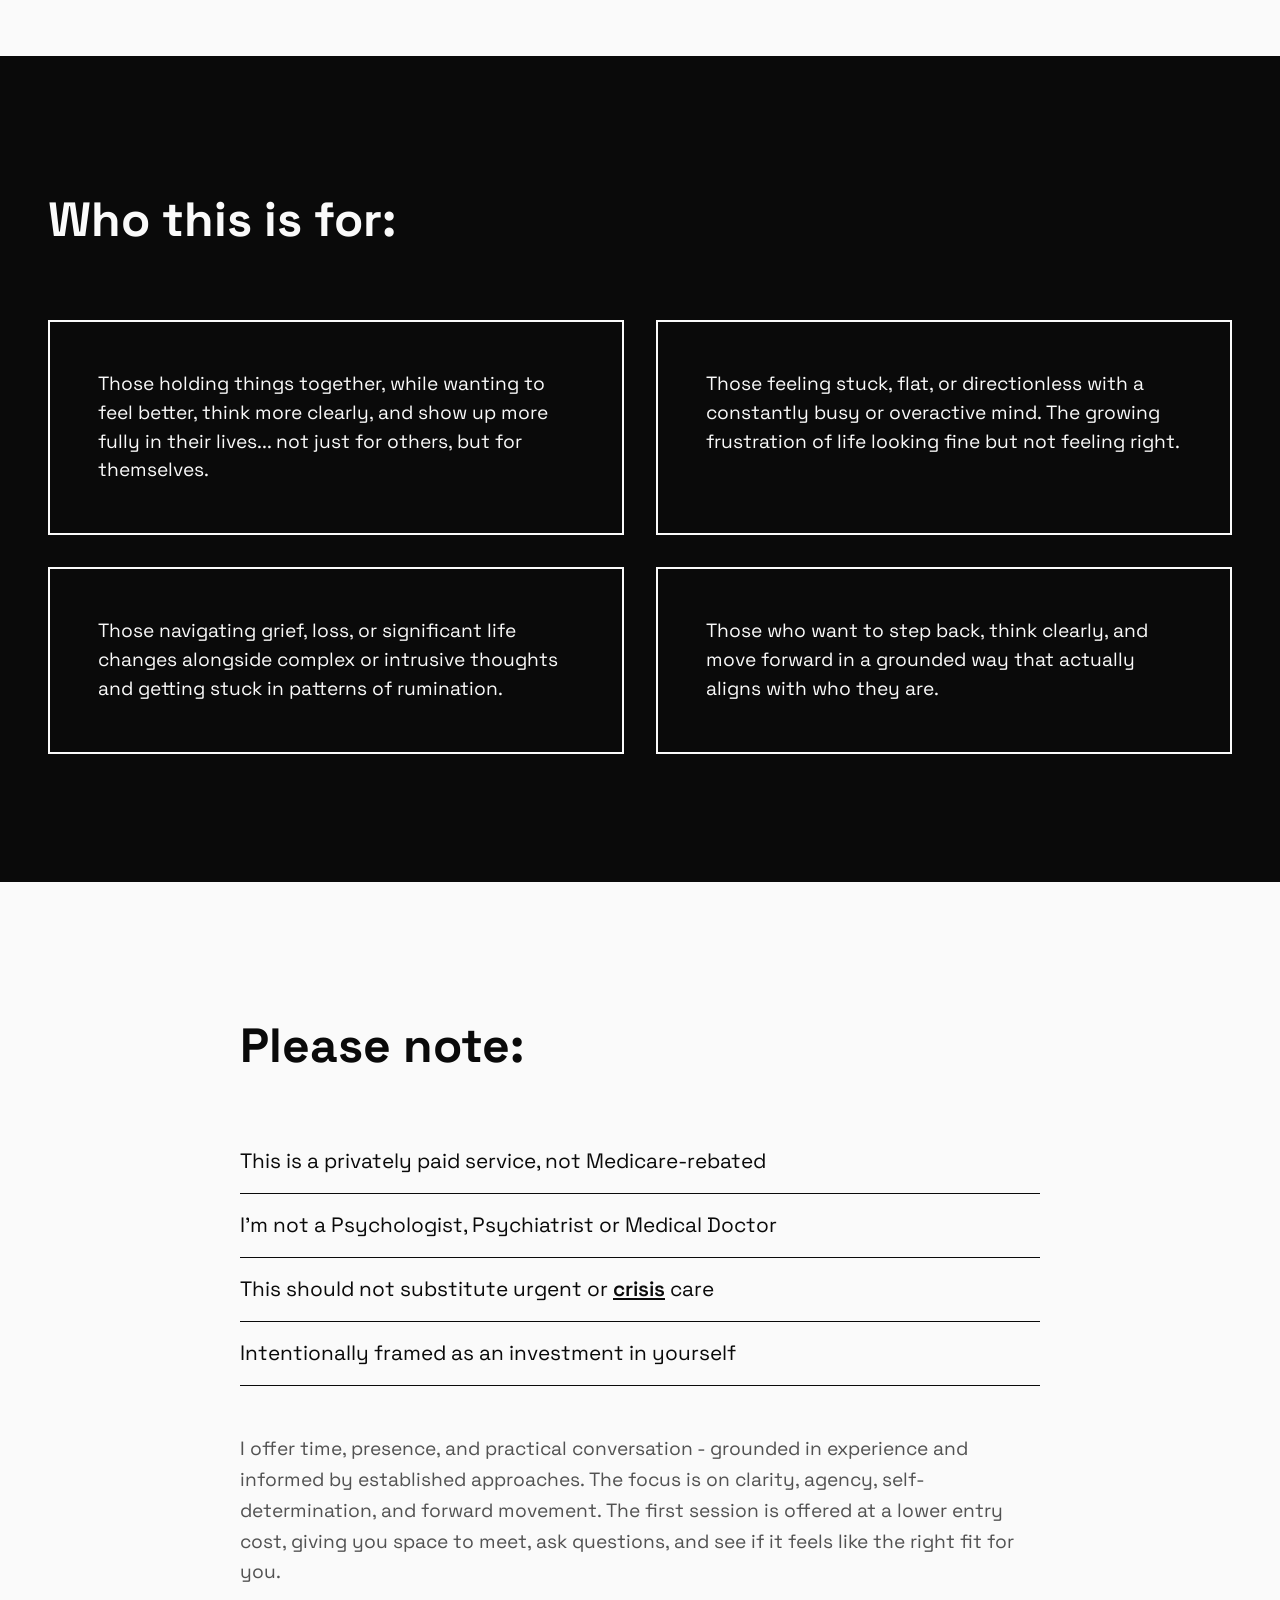
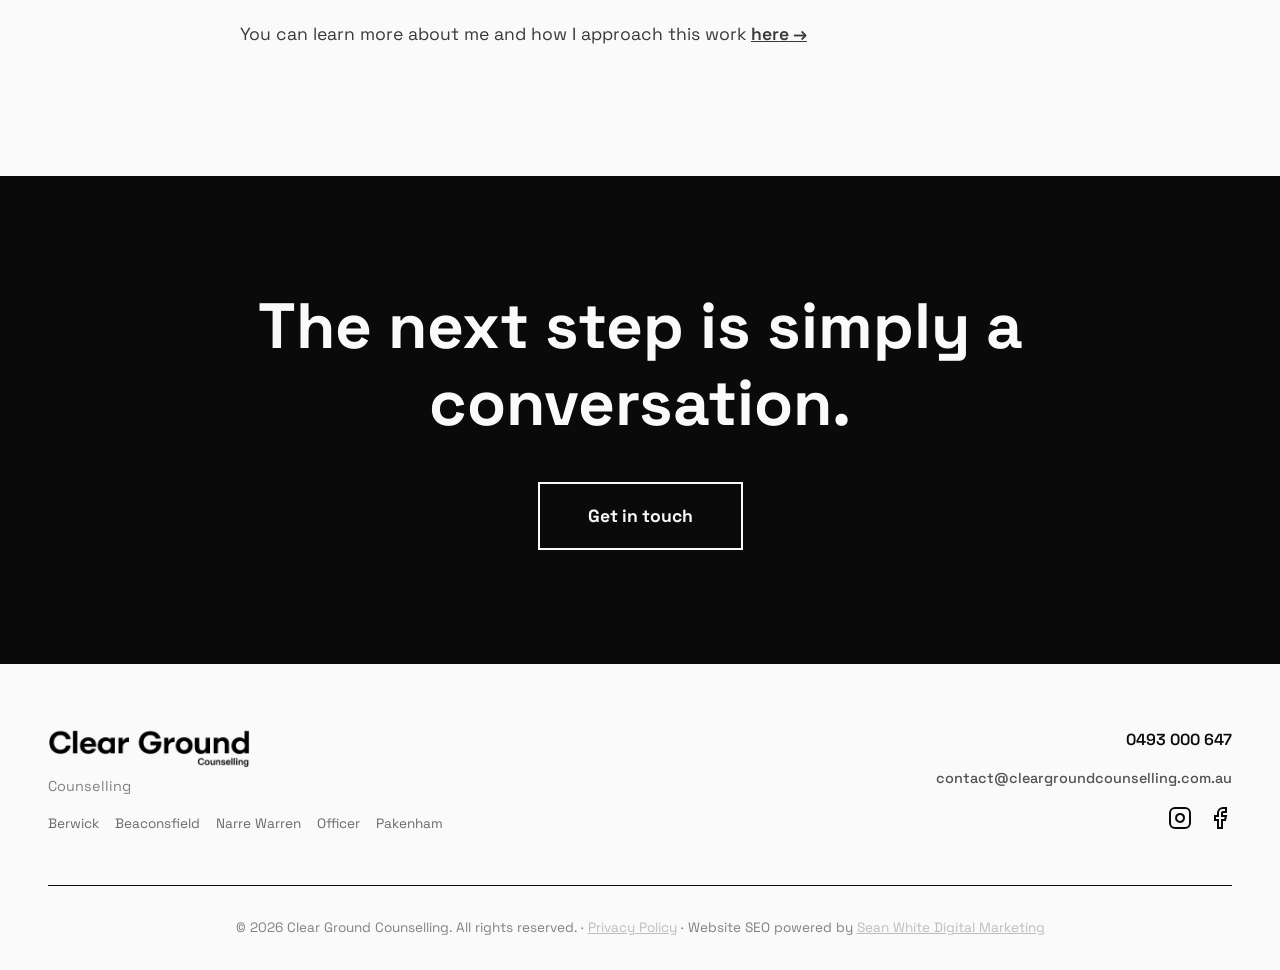
<file: approach.html>
<!DOCTYPE html>
<html lang="en">
<head>
    <meta charset="UTF-8">
    <meta name="viewport" content="width=device-width, initial-scale=1.0">
    <meta name="description" content="Our counselling approach: practical, reflective, and grounded in everyday life. Person-centred support focused on clarity, insight, and forward movement.">
    <meta name="keywords" content="counselling approach, person-centred counselling, practical counselling Melbourne, reflective therapy">
    
    <meta property="og:title" content="Our Approach — Clear Ground Counselling Melbourne">
    <meta property="og:description" content="Practical, reflective counselling grounded in real-world situations. Focused on clarity and forward movement.">
    <meta property="og:type" content="website">
    <meta property="og:url" content="https://www.cleargroundcounselling.com.au/approach.html">
    
    <link rel="canonical" href="https://www.cleargroundcounselling.com.au/approach.html">
    
    <title>Counselling Approach — Clear Ground Melbourne | Practical & Grounded</title>
    <link rel="preconnect" href="https://fonts.googleapis.com">
    <link rel="preconnect" href="https://fonts.gstatic.com" crossorigin>
    <link href="https://fonts.googleapis.com/css2?family=Space+Grotesk:wght@300;400;500;600;700&display=swap" rel="stylesheet">
    <link rel="stylesheet" href="styles.css">
</head>
<body>
    <div class="grain"></div>

    <nav class="nav">
        <a href="index.html" class="nav-logo">
            <img src="assets/clear-ground-counselling-logo.webp" alt="Clear Ground Counselling Melbourne Logo" class="nav-logo-img" width="202" height="40">
        </a>
        <button class="mobile-toggle" aria-label="Toggle menu">
            <span></span>
            <span></span>
            <span></span>
        </button>
        <div class="nav-menu">
            <a href="approach.html">Approach</a>
            <a href="about.html">About</a>
            <a href="sessions.html">Sessions</a>
            <a href="thoughts.html">Thoughts</a>
            <a href="contact.html" class="nav-contact">Contact</a>
        </div>
    </nav>

    <main>
        <section class="page-hero">
            <h1 class="page-h1">The approach</h1>
            <p class="page-sub">Practical. Reflective. Grounded in everyday life.</p>
        </section>

        <section class="split-content">
            <div class="split-left-sticky">
                <h2>The work:</h2>
            </div>
            <div class="split-right-flow">
                <div class="flow-block">
                    <h3>Support isn't always about fixing something broken</h3>
                    <p>Often, it's about clarifying direction, regaining perspective, and reconnecting with what matters. Less about analyzing every detail of the past. More about helping you make sense of where you are now and how you want to move forward.</p>
                </div>
                <div class="flow-block">
                    <h3>Together we explore</h3>
                    <p>What’s shaping your thinking, what may be keeping you stuck, what matters most moving forward, and what’s available to help you gain practical insight.</p>
                </div>
                <div class="flow-block">
                    <h3>Clarity, not complexity</h3>
                    <p>Counselling creates a space to slow down, think clearly, and reconnect with your own judgement. Ultimately, nobody knows your life, values, or goals better than you</p>
                </div>
            </div>
        </section>

        <section class="who-section">
            <div class="who-container">
                <h2>Who this is for:</h2>
                <div class="who-grid">
                    <div class="who-card">
                        <p>Those holding things together, while wanting to feel better, think more clearly, and show up more fully in their lives... not just for others, but for themselves.</p>
                    </div>
                    <div class="who-card">
                        <p>Those feeling stuck, flat, or directionless with a constantly busy or overactive mind. The growing frustration of life looking fine but not feeling right.</p>
                    </div>
                    <div class="who-card">
                        <p>Those navigating grief, loss, or significant life changes alongside complex or intrusive thoughts and getting stuck in patterns of rumination.</p>
                    </div>
                    <div class="who-card">
                        <p>Those who want to step back, think clearly, and move forward in a grounded way that actually aligns with who they are.</p>
                    </div>
                </div>
            </div>
        </section>

        <section class="not-for-section">
            <div class="not-for-content">
                <h2>Please note:</h2>
                <ul class="not-for-list">
                    <li>This is a privately paid service, not Medicare-rebated</li>
                    <li>I’m not a Psychologist, Psychiatrist or Medical Doctor</li>
                    <li>This should not substitute urgent or <a href="crisis.html" class="inline-link">crisis</a> care</li>
                    <li>Intentionally framed as an investment in yourself</li>
                </ul>
                <p class="not-for-note">I offer time, presence, and practical conversation - grounded in experience and informed by established approaches. The focus is on clarity, agency, self-determination, and forward movement. The first session is offered at a lower entry cost, giving you space to meet, ask questions, and see if it feels like the right fit for you.</p>
                <p class="about-link-note">You can learn more about me and how I approach this work <a href="about.html" class="inline-link">here →</a></p>
            </div>
        </section>

        <section class="cta-final">
            <div class="cta-content">
                <h2>The next step is simply a conversation.</h2>
                <a href="contact.html" class="cta-big">Get in touch</a>
            </div>
        </section>
    </main>

    <footer class="footer">
        <div class="footer-content">
            <div class="footer-left">
                <img src="assets/clear-ground-counselling-logo.webp" alt="Clear Ground Counselling Melbourne Logo" class="footer-logo-img" width="202" height="40">
                <p class="footer-subtitle">Counselling</p>
                <div class="footer-locations">
                    <a href="berwick.html">Berwick</a>
                    <a href="beaconsfield.html">Beaconsfield</a>
                    <a href="narre-warren.html">Narre Warren</a>
                    <a href="officer.html">Officer</a>
                    <a href="pakenham.html">Pakenham</a>
                </div>
            </div>
            <div class="footer-right">
                <a href="tel:0493000647" class="footer-phone">0493 000 647</a>
                <a href="mailto:contact@cleargroundcounselling.com.au" class="footer-email">contact@cleargroundcounselling.com.au</a>
                <div class="footer-social">
                    <a href="https://instagram.com/cleargroundcounselling" target="_blank" rel="noopener" aria-label="Instagram">
                        <svg width="24" height="24" viewBox="0 0 24 24" fill="none" stroke="currentColor" stroke-width="2">
                            <rect x="2" y="2" width="20" height="20" rx="5" ry="5"></rect>
                            <path d="M16 11.37A4 4 0 1 1 12.63 8 4 4 0 0 1 16 11.37z"></path>
                            <line x1="17.5" y1="6.5" x2="17.51" y2="6.5"></line>
                        </svg>
                    </a>
                    <a href="https://www.facebook.com/profile.php?id=61579432760251" target="_blank" rel="noopener" aria-label="Facebook">
                        <svg width="24" height="24" viewBox="0 0 24 24" fill="none" stroke="currentColor" stroke-width="2">
                            <path d="M18 2h-3a5 5 0 0 0-5 5v3H7v4h3v8h4v-8h3l1-4h-4V7a1 1 0 0 1 1-1h3z"></path>
                        </svg>
                    </a>
                </div>
            </div>
        </div>
        <div class="footer-bottom">
            <p>&copy; <span id="currentYear"></span> Clear Ground Counselling. All rights reserved. · <a href="privacy.html" class="footer-link">Privacy Policy</a> · Website SEO powered by <a href="https://www.seanw.com.au/" target="_blank" rel="noopener" class="footer-link">Sean White Digital Marketing</a></p>
        </div>
    </footer>

    <script src="script.js"></script>
</body>
</html>
</file>
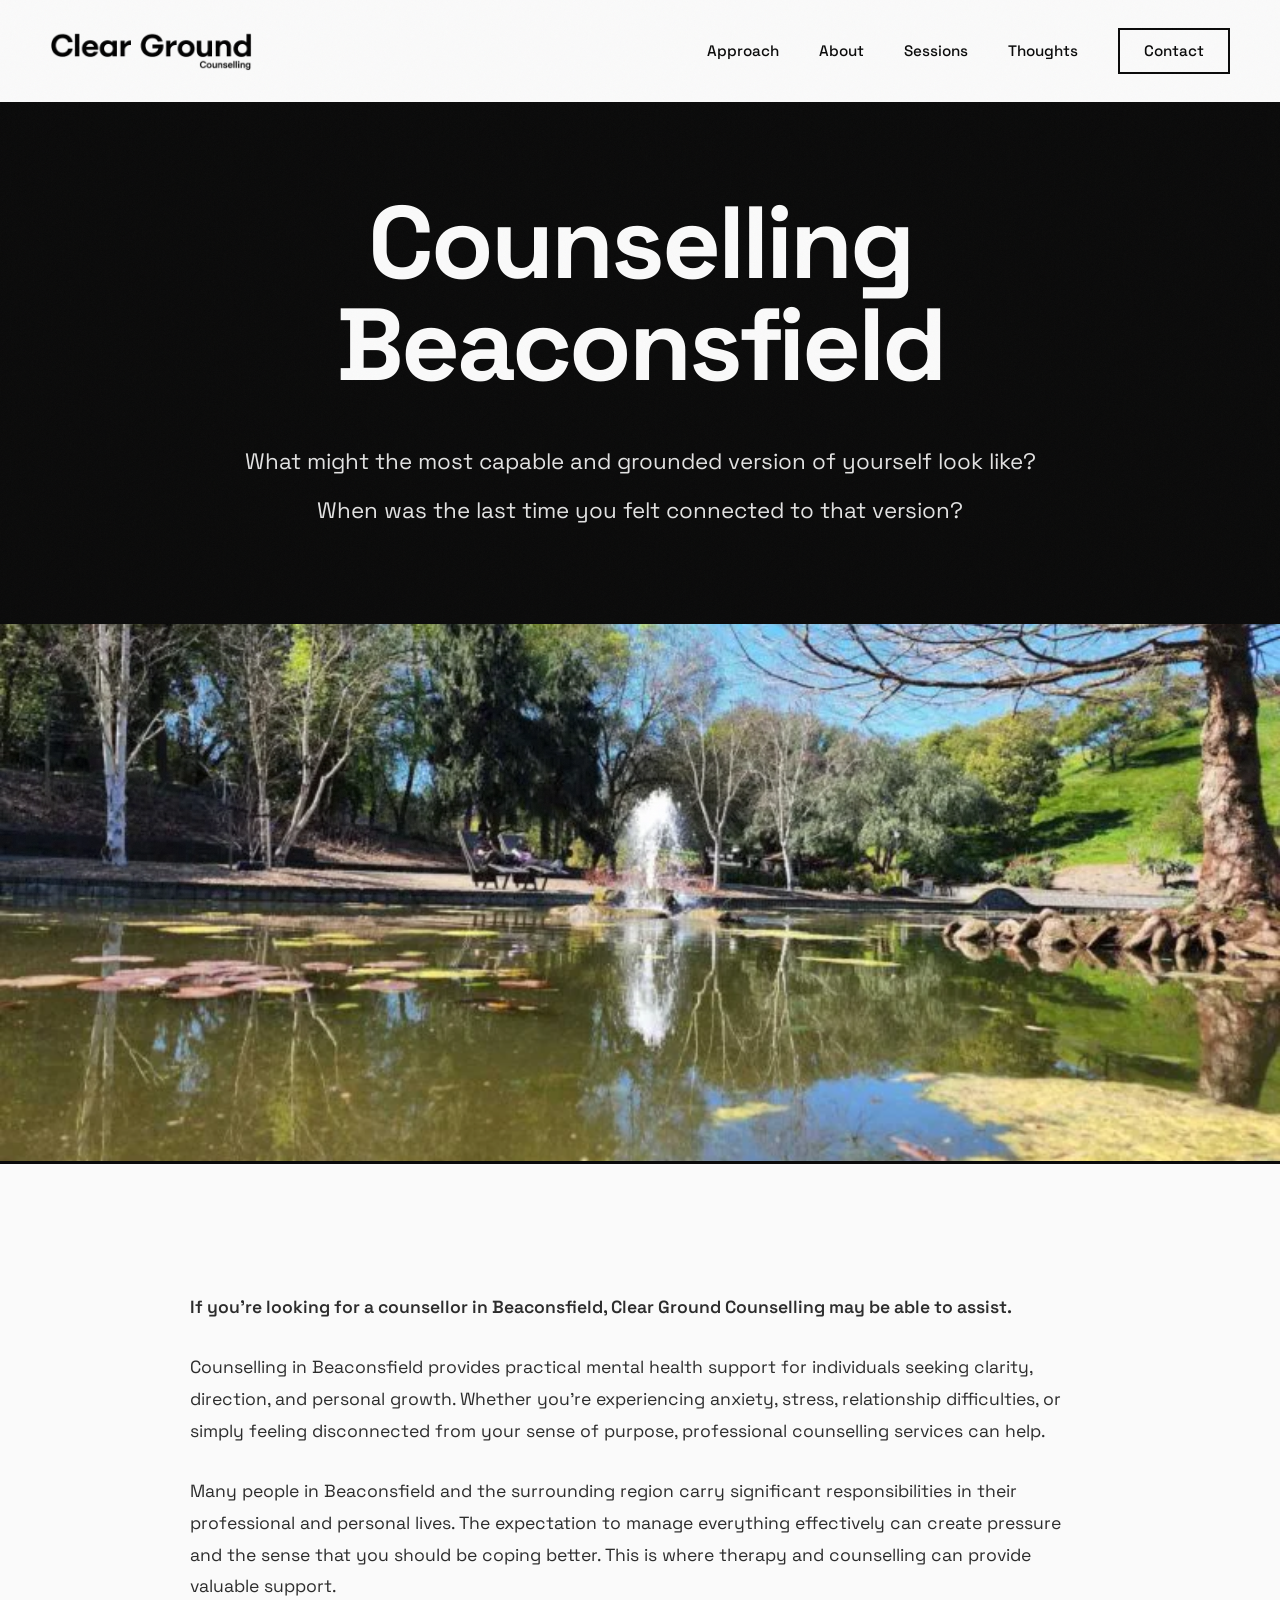
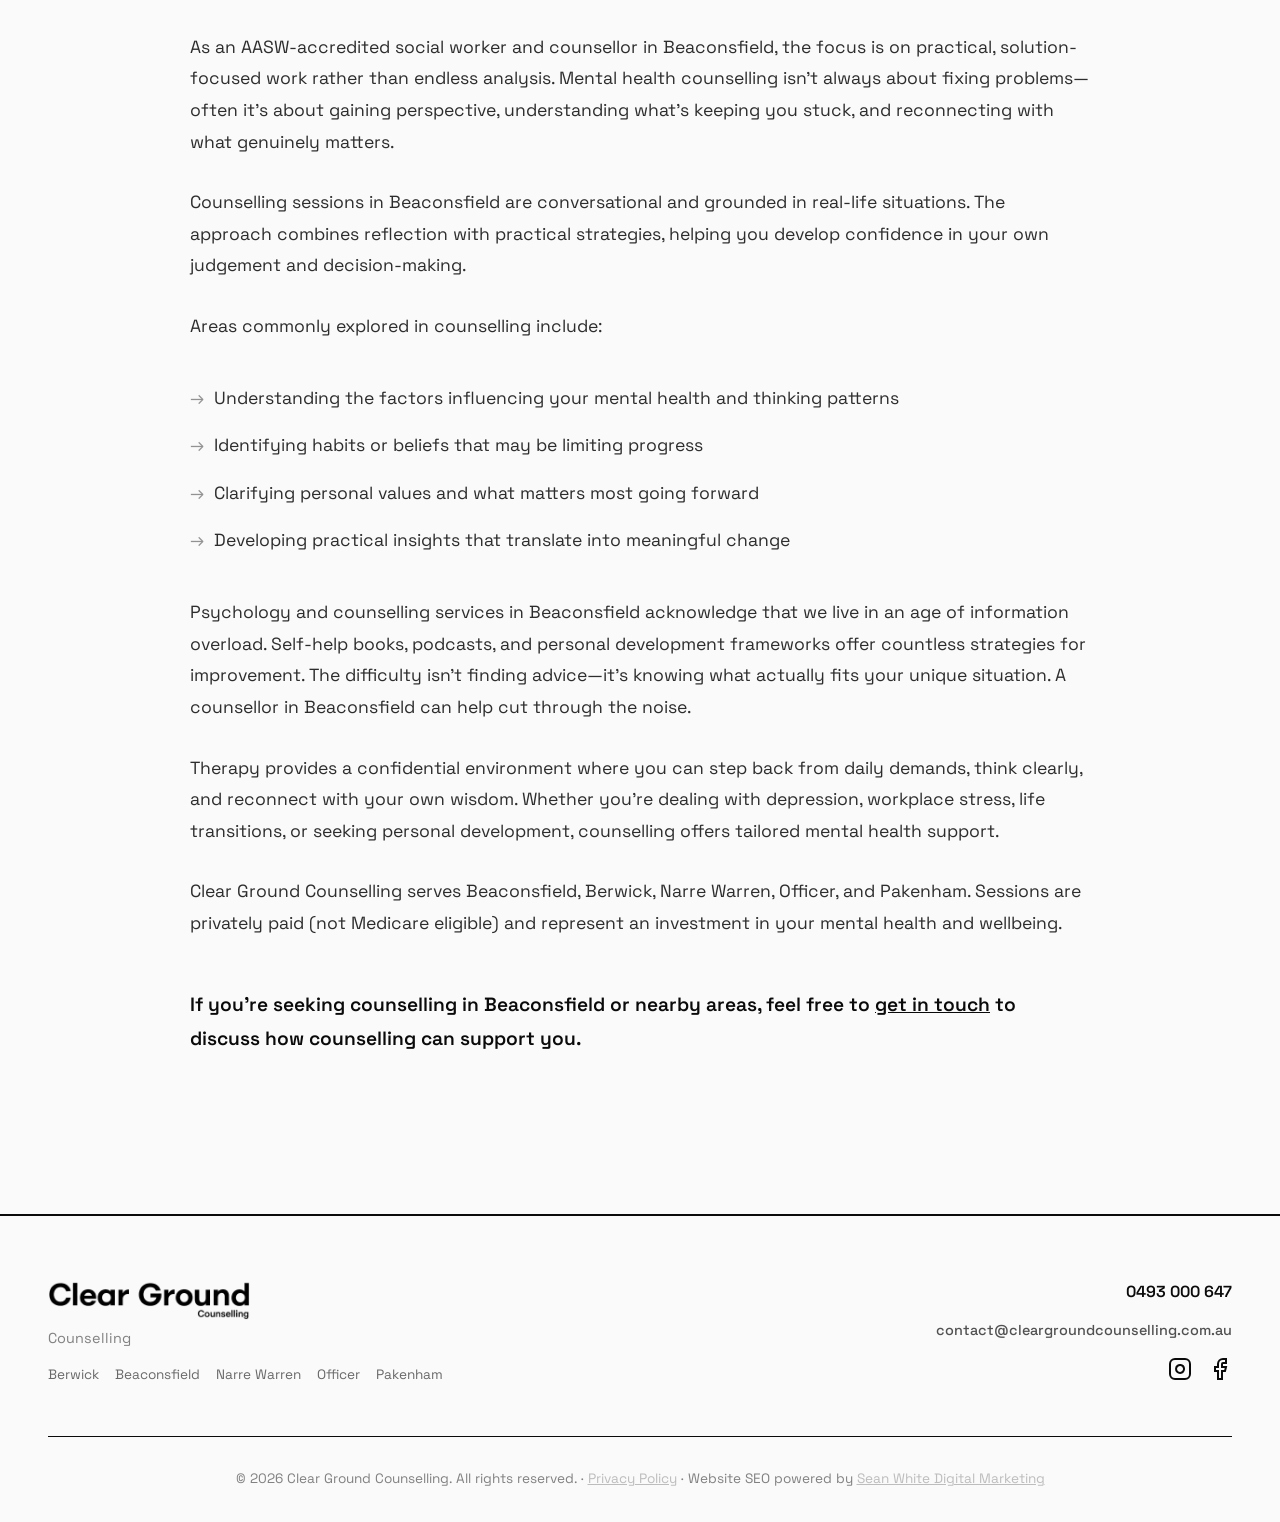
<file: beaconsfield.html>
<!DOCTYPE html>
<html lang="en">
<head>
    <meta charset="UTF-8">
    <meta name="viewport" content="width=device-width, initial-scale=1.0">
    <meta name="description" content="Looking for a counsellor in Beaconsfield? Clear Ground Counselling offers professional mental health support, therapy, and counselling services in Beaconsfield, Victoria. AASW-accredited social worker.">
    <meta name="keywords" content="counselling Beaconsfield, counsellor Beaconsfield, psychologist Beaconsfield, therapy Beaconsfield, mental health Beaconsfield, AASW Beaconsfield, anxiety counselling Beaconsfield, depression therapy Beaconsfield">
    
    <meta property="og:title" content="Counselling Beaconsfield Victoria | Mental Health & Therapy Services">
    <meta property="og:description" content="Professional counselling and mental health support in Beaconsfield. AASW-accredited counsellor offering therapy for anxiety, stress, and personal growth.">
    <meta property="og:type" content="website">
    <meta property="og:url" content="https://www.cleargroundcounselling.com.au/beaconsfield.html">
    <meta property="og:image" content="https://www.cleargroundcounselling.com.au/assets/Beaconsfield.webp">
    
    <link rel="canonical" href="https://www.cleargroundcounselling.com.au/beaconsfield.html">
    
    <title>Counselling Beaconsfield | Counsellor & Mental Health Services Victoria</title>
    <link rel="preconnect" href="https://fonts.googleapis.com">
    <link rel="preconnect" href="https://fonts.gstatic.com" crossorigin>
    <link href="https://fonts.googleapis.com/css2?family=Space+Grotesk:wght@300;400;500;600;700&display=swap" rel="stylesheet">
    <link rel="stylesheet" href="styles.css">
</head>
<body>
    <div class="grain"></div>

    <nav class="nav">
        <a href="index.html" class="nav-logo">
            <img src="assets/clear-ground-counselling-logo.webp" alt="Clear Ground Counselling Melbourne Logo" class="nav-logo-img" width="202" height="40">
        </a>
        <button class="mobile-toggle" aria-label="Toggle menu">
            <span></span>
            <span></span>
            <span></span>
        </button>
        <div class="nav-menu">
            <a href="approach.html">Approach</a>
            <a href="about.html">About</a>
            <a href="sessions.html">Sessions</a>
            <a href="thoughts.html">Thoughts</a>
            <a href="contact.html" class="nav-contact">Contact</a>
        </div>
    </nav>

    <main>
        <section class="location-hero">
            <div class="location-hero-content">
                <h1 class="location-h1">Counselling Beaconsfield</h1>
                <div class="location-questions">
                    <p>What might the most capable and grounded version of yourself look like?</p>
                    <p>When was the last time you felt connected to that version?</p>
                </div>
            </div>
        </section>

        <section class="location-image">
            <img src="assets/Beaconsfield.webp" alt="Beaconsfield" class="location-img">
        </section>

        <section class="location-content">
            <div class="location-container">
                <p class="location-intro">If you're looking for a counsellor in Beaconsfield, Clear Ground Counselling may be able to assist.</p>

                <p>Counselling in Beaconsfield provides practical mental health support for individuals seeking clarity, direction, and personal growth. Whether you're experiencing anxiety, stress, relationship difficulties, or simply feeling disconnected from your sense of purpose, professional counselling services can help.</p>

                <p>Many people in Beaconsfield and the surrounding region carry significant responsibilities in their professional and personal lives. The expectation to manage everything effectively can create pressure and the sense that you should be coping better. This is where therapy and counselling can provide valuable support.</p>

                <p>As an AASW-accredited social worker and counsellor in Beaconsfield, the focus is on practical, solution-focused work rather than endless analysis. Mental health counselling isn't always about fixing problems—often it's about gaining perspective, understanding what's keeping you stuck, and reconnecting with what genuinely matters.</p>

                <p>Counselling sessions in Beaconsfield are conversational and grounded in real-life situations. The approach combines reflection with practical strategies, helping you develop confidence in your own judgement and decision-making.</p>

                <p>Areas commonly explored in counselling include:</p>

                <ul class="location-list">
                    <li>Understanding the factors influencing your mental health and thinking patterns</li>
                    <li>Identifying habits or beliefs that may be limiting progress</li>
                    <li>Clarifying personal values and what matters most going forward</li>
                    <li>Developing practical insights that translate into meaningful change</li>
                </ul>

                <p>Psychology and counselling services in Beaconsfield acknowledge that we live in an age of information overload. Self-help books, podcasts, and personal development frameworks offer countless strategies for improvement. The difficulty isn't finding advice—it's knowing what actually fits your unique situation. A counsellor in Beaconsfield can help cut through the noise.</p>

                <p>Therapy provides a confidential environment where you can step back from daily demands, think clearly, and reconnect with your own wisdom. Whether you're dealing with depression, workplace stress, life transitions, or seeking personal development, counselling offers tailored mental health support.</p>

                <p>Clear Ground Counselling serves Beaconsfield, Berwick, Narre Warren, Officer, and Pakenham. Sessions are privately paid (not Medicare eligible) and represent an investment in your mental health and wellbeing.</p>

                <p class="location-cta">If you're seeking counselling in Beaconsfield or nearby areas, feel free to <a href="contact.html" class="inline-link">get in touch</a> to discuss how counselling can support you.</p>
            </div>
        </section>
    </main>

    <footer class="footer">
        <div class="footer-content">
            <div class="footer-left">
                <img src="assets/clear-ground-counselling-logo.webp" alt="Clear Ground Counselling Melbourne Logo" class="footer-logo-img" width="202" height="40">
                <p class="footer-subtitle">Counselling</p>
                <div class="footer-locations">
                    <a href="berwick.html">Berwick</a>
                    <a href="beaconsfield.html">Beaconsfield</a>
                    <a href="narre-warren.html">Narre Warren</a>
                    <a href="officer.html">Officer</a>
                    <a href="pakenham.html">Pakenham</a>
                </div>
            </div>
            <div class="footer-right">
                <a href="tel:0493000647" class="footer-phone">0493 000 647</a>
                <a href="mailto:contact@cleargroundcounselling.com.au" class="footer-email">contact@cleargroundcounselling.com.au</a>
                <div class="footer-social">
                    <a href="https://instagram.com/cleargroundcounselling" target="_blank" rel="noopener" aria-label="Instagram">
                        <svg width="24" height="24" viewBox="0 0 24 24" fill="none" stroke="currentColor" stroke-width="2">
                            <rect x="2" y="2" width="20" height="20" rx="5" ry="5"></rect>
                            <path d="M16 11.37A4 4 0 1 1 12.63 8 4 4 0 0 1 16 11.37z"></path>
                            <line x1="17.5" y1="6.5" x2="17.51" y2="6.5"></line>
                        </svg>
                    </a>
                    <a href="https://www.facebook.com/profile.php?id=61579432760251" target="_blank" rel="noopener" aria-label="Facebook">
                        <svg width="24" height="24" viewBox="0 0 24 24" fill="none" stroke="currentColor" stroke-width="2">
                            <path d="M18 2h-3a5 5 0 0 0-5 5v3H7v4h3v8h4v-8h3l1-4h-4V7a1 1 0 0 1 1-1h3z"></path>
                        </svg>
                    </a>
                </div>
            </div>
        </div>
        <div class="footer-bottom">
            <p>&copy; <span id="currentYear"></span> Clear Ground Counselling. All rights reserved. · <a href="privacy.html" class="footer-link">Privacy Policy</a> · Website SEO powered by <a href="https://www.seanw.com.au/" target="_blank" rel="noopener" class="footer-link">Sean White Digital Marketing</a></p>
        </div>
    </footer>

    <script src="script.js"></script>
</body>
</html>
</file>
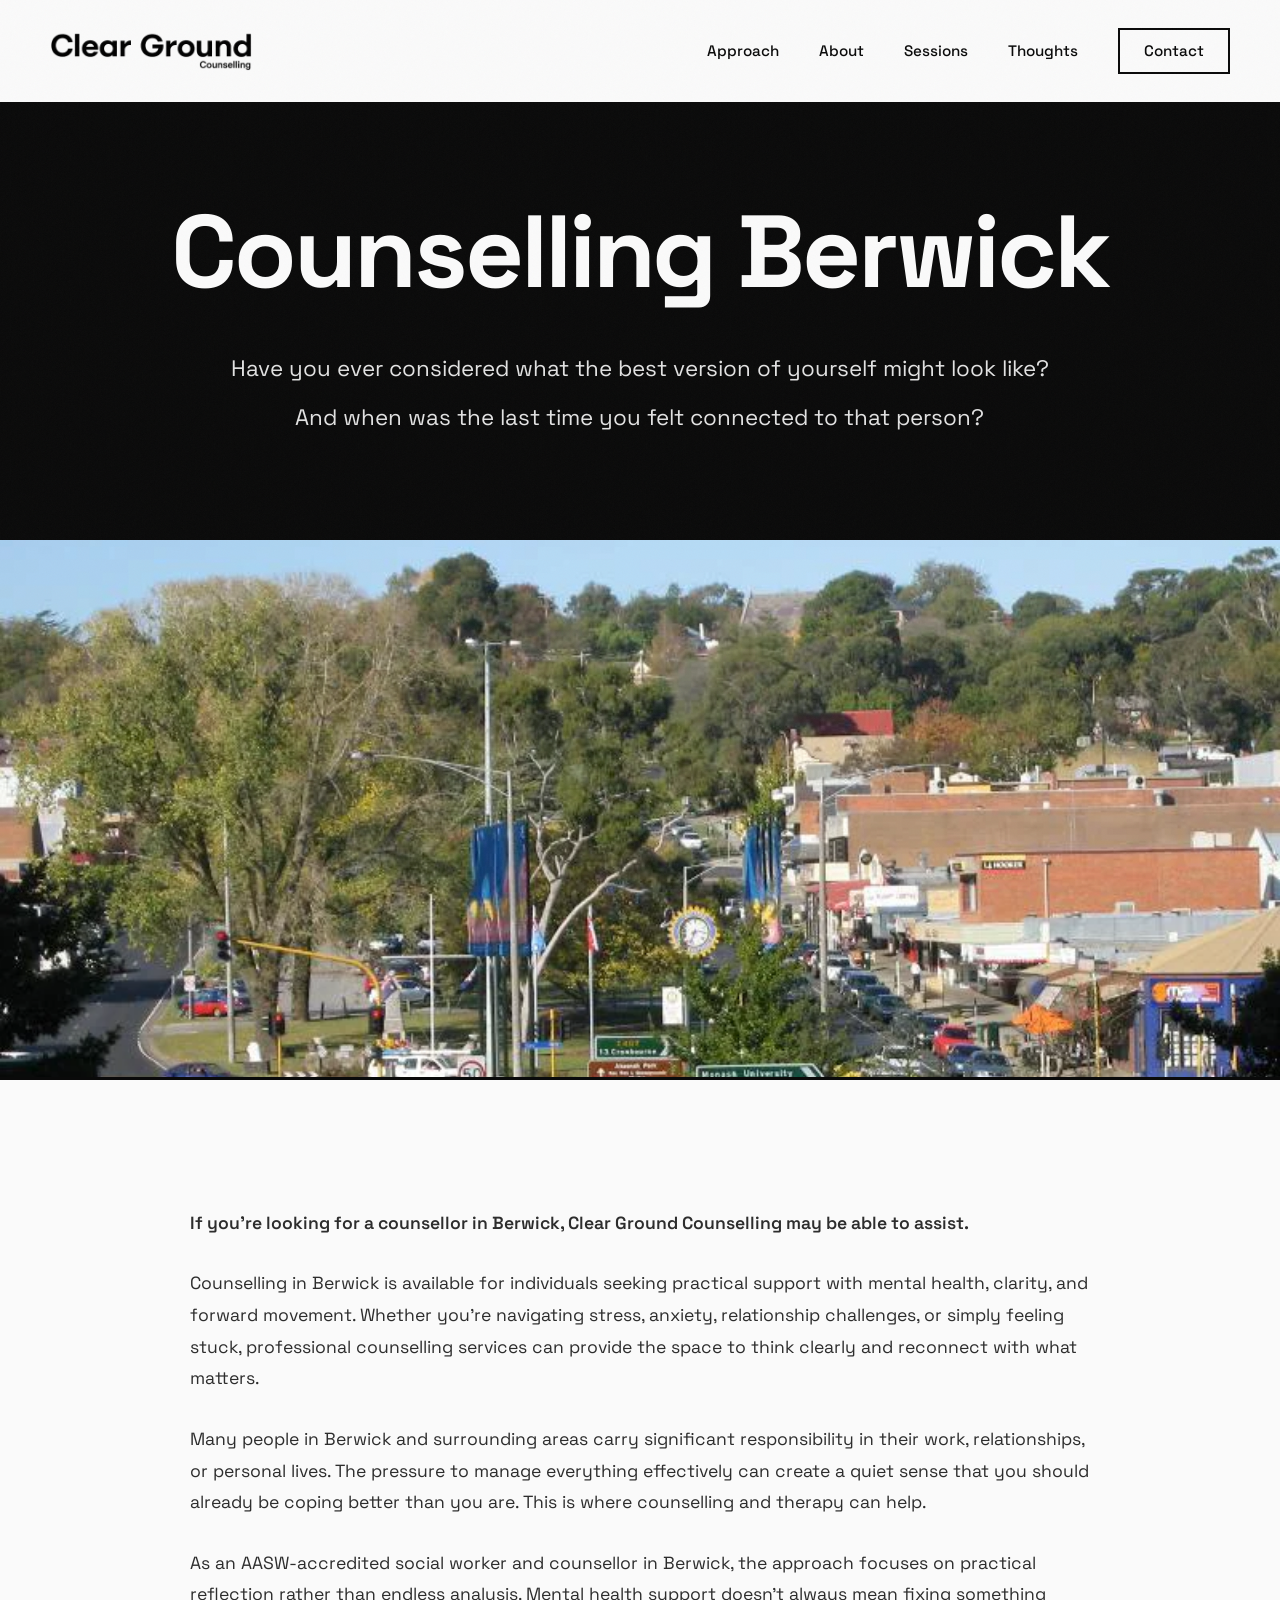
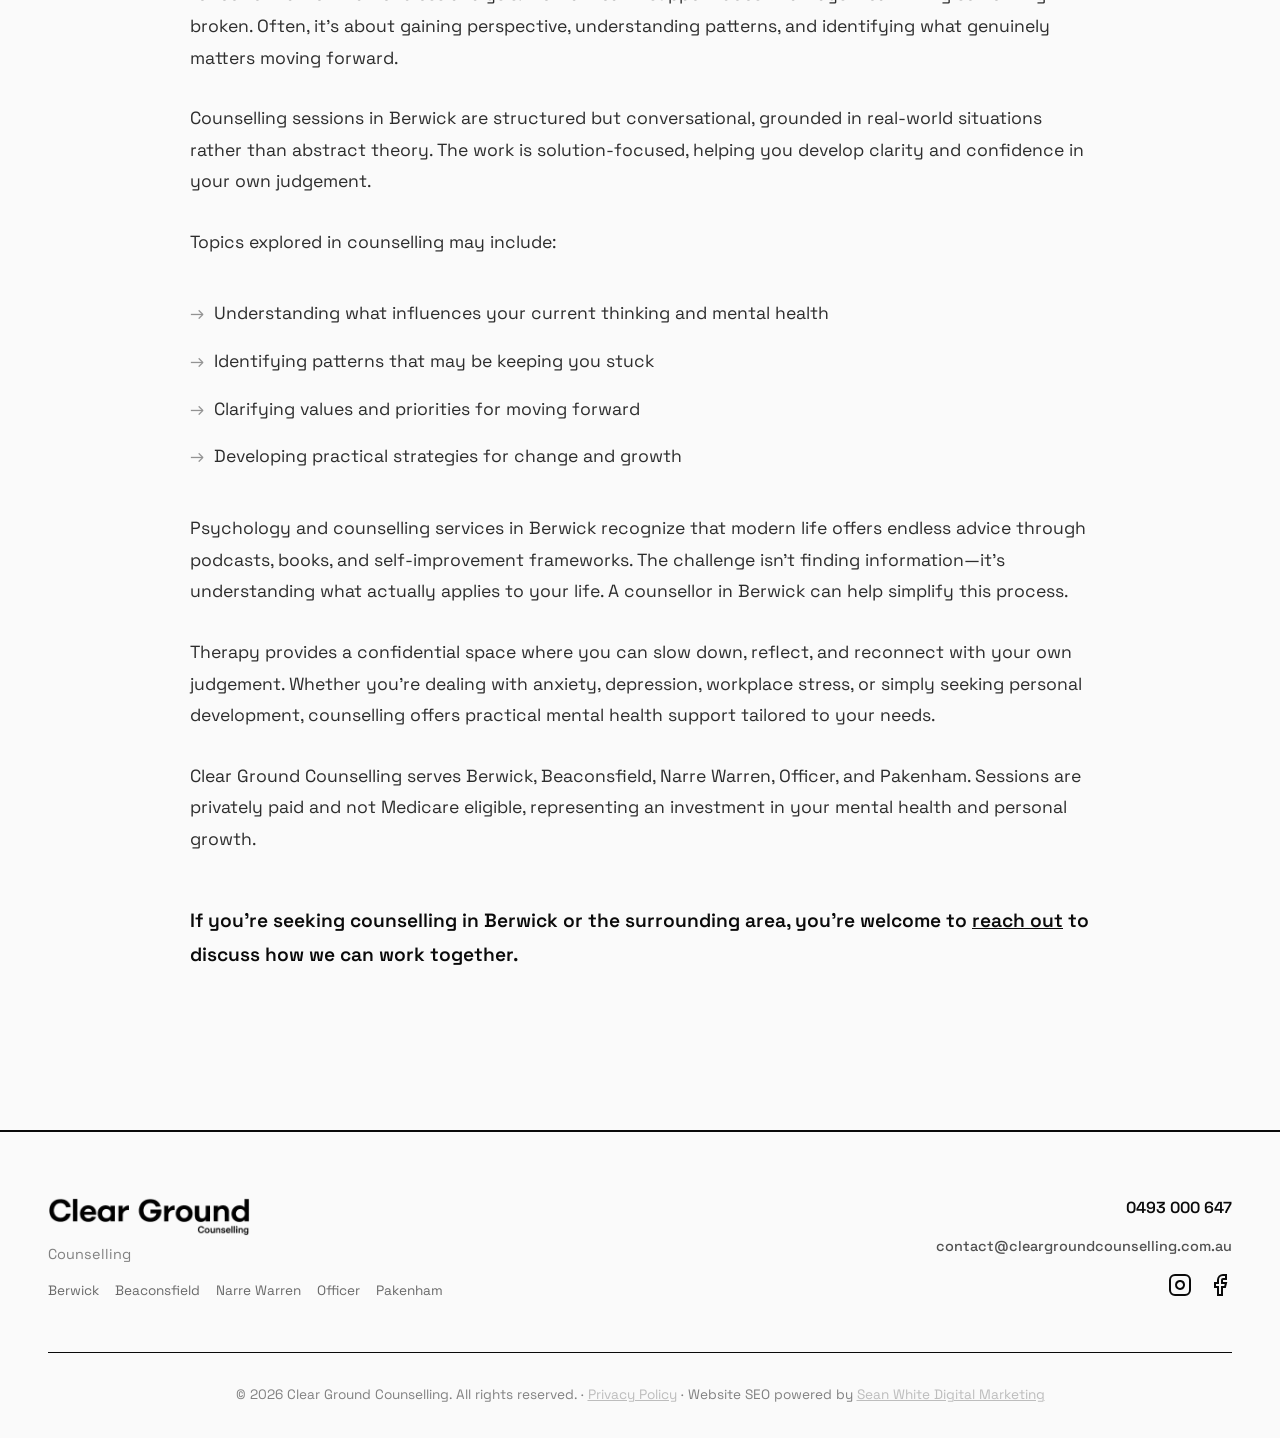
<file: berwick.html>
<!DOCTYPE html>
<html lang="en">
<head>
    <meta charset="UTF-8">
    <meta name="viewport" content="width=device-width, initial-scale=1.0">
    <meta name="description" content="Looking for a counsellor in Berwick? Clear Ground Counselling offers professional mental health support, therapy, and counselling services in Berwick, Victoria. AASW-accredited social worker.">
    <meta name="keywords" content="counselling Berwick, counsellor Berwick, psychologist Berwick, therapy Berwick, mental health Berwick, AASW Berwick, anxiety counselling Berwick, depression therapy Berwick">
    
    <meta property="og:title" content="Counselling Berwick Victoria | Mental Health & Therapy Services">
    <meta property="og:description" content="Professional counselling and mental health support in Berwick. AASW-accredited counsellor offering therapy for anxiety, stress, and personal growth.">
    <meta property="og:type" content="website">
    <meta property="og:url" content="https://www.cleargroundcounselling.com.au/berwick.html">
    <meta property="og:image" content="https://www.cleargroundcounselling.com.au/assets/Berwick.webp">
    
    <link rel="canonical" href="https://www.cleargroundcounselling.com.au/berwick.html">
    
    <title>Counselling Berwick | Counsellor & Mental Health Services Victoria</title>
    <link rel="preconnect" href="https://fonts.googleapis.com">
    <link rel="preconnect" href="https://fonts.gstatic.com" crossorigin>
    <link href="https://fonts.googleapis.com/css2?family=Space+Grotesk:wght@300;400;500;600;700&display=swap" rel="stylesheet">
    <link rel="stylesheet" href="styles.css">
</head>
<body>
    <div class="grain"></div>

    <nav class="nav">
        <a href="index.html" class="nav-logo">
            <img src="assets/clear-ground-counselling-logo.webp" alt="Clear Ground Counselling Melbourne Logo" class="nav-logo-img" width="202" height="40">
        </a>
        <button class="mobile-toggle" aria-label="Toggle menu">
            <span></span>
            <span></span>
            <span></span>
        </button>
        <div class="nav-menu">
            <a href="approach.html">Approach</a>
            <a href="about.html">About</a>
            <a href="sessions.html">Sessions</a>
            <a href="thoughts.html">Thoughts</a>
            <a href="contact.html" class="nav-contact">Contact</a>
        </div>
    </nav>

    <main>
        <section class="location-hero">
            <div class="location-hero-content">
                <h1 class="location-h1">Counselling Berwick</h1>
                <div class="location-questions">
                    <p>Have you ever considered what the best version of yourself might look like?</p>
                    <p>And when was the last time you felt connected to that person?</p>
                </div>
            </div>
        </section>

        <section class="location-image">
            <img src="assets/Berwick.webp" alt="Berwick" class="location-img">
        </section>

        <section class="location-content">
            <div class="location-container">
                <p class="location-intro">If you're looking for a counsellor in Berwick, Clear Ground Counselling may be able to assist.</p>

                <p>Counselling in Berwick is available for individuals seeking practical support with mental health, clarity, and forward movement. Whether you're navigating stress, anxiety, relationship challenges, or simply feeling stuck, professional counselling services can provide the space to think clearly and reconnect with what matters.</p>

                <p>Many people in Berwick and surrounding areas carry significant responsibility in their work, relationships, or personal lives. The pressure to manage everything effectively can create a quiet sense that you should already be coping better than you are. This is where counselling and therapy can help.</p>

                <p>As an AASW-accredited social worker and counsellor in Berwick, the approach focuses on practical reflection rather than endless analysis. Mental health support doesn't always mean fixing something broken. Often, it's about gaining perspective, understanding patterns, and identifying what genuinely matters moving forward.</p>

                <p>Counselling sessions in Berwick are structured but conversational, grounded in real-world situations rather than abstract theory. The work is solution-focused, helping you develop clarity and confidence in your own judgement.</p>

                <p>Topics explored in counselling may include:</p>

                <ul class="location-list">
                    <li>Understanding what influences your current thinking and mental health</li>
                    <li>Identifying patterns that may be keeping you stuck</li>
                    <li>Clarifying values and priorities for moving forward</li>
                    <li>Developing practical strategies for change and growth</li>
                </ul>

                <p>Psychology and counselling services in Berwick recognize that modern life offers endless advice through podcasts, books, and self-improvement frameworks. The challenge isn't finding information—it's understanding what actually applies to your life. A counsellor in Berwick can help simplify this process.</p>

                <p>Therapy provides a confidential space where you can slow down, reflect, and reconnect with your own judgement. Whether you're dealing with anxiety, depression, workplace stress, or simply seeking personal development, counselling offers practical mental health support tailored to your needs.</p>

                <p>Clear Ground Counselling serves Berwick, Beaconsfield, Narre Warren, Officer, and Pakenham. Sessions are privately paid and not Medicare eligible, representing an investment in your mental health and personal growth.</p>

                <p class="location-cta">If you're seeking counselling in Berwick or the surrounding area, you're welcome to <a href="contact.html" class="inline-link">reach out</a> to discuss how we can work together.</p>
            </div>
        </section>
    </main>

    <footer class="footer">
        <div class="footer-content">
            <div class="footer-left">
                <img src="assets/clear-ground-counselling-logo.webp" alt="Clear Ground Counselling Melbourne Logo" class="footer-logo-img" width="202" height="40">
                <p class="footer-subtitle">Counselling</p>
                <div class="footer-locations">
                    <a href="berwick.html">Berwick</a>
                    <a href="beaconsfield.html">Beaconsfield</a>
                    <a href="narre-warren.html">Narre Warren</a>
                    <a href="officer.html">Officer</a>
                    <a href="pakenham.html">Pakenham</a>
                </div>
            </div>
            <div class="footer-right">
                <a href="tel:0493000647" class="footer-phone">0493 000 647</a>
                <a href="mailto:contact@cleargroundcounselling.com.au" class="footer-email">contact@cleargroundcounselling.com.au</a>
                <div class="footer-social">
                    <a href="https://instagram.com/cleargroundcounselling" target="_blank" rel="noopener" aria-label="Instagram">
                        <svg width="24" height="24" viewBox="0 0 24 24" fill="none" stroke="currentColor" stroke-width="2">
                            <rect x="2" y="2" width="20" height="20" rx="5" ry="5"></rect>
                            <path d="M16 11.37A4 4 0 1 1 12.63 8 4 4 0 0 1 16 11.37z"></path>
                            <line x1="17.5" y1="6.5" x2="17.51" y2="6.5"></line>
                        </svg>
                    </a>
                    <a href="https://www.facebook.com/profile.php?id=61579432760251" target="_blank" rel="noopener" aria-label="Facebook">
                        <svg width="24" height="24" viewBox="0 0 24 24" fill="none" stroke="currentColor" stroke-width="2">
                            <path d="M18 2h-3a5 5 0 0 0-5 5v3H7v4h3v8h4v-8h3l1-4h-4V7a1 1 0 0 1 1-1h3z"></path>
                        </svg>
                    </a>
                </div>
            </div>
        </div>
        <div class="footer-bottom">
            <p>&copy; <span id="currentYear"></span> Clear Ground Counselling. All rights reserved. · <a href="privacy.html" class="footer-link">Privacy Policy</a> · Website SEO powered by <a href="https://www.seanw.com.au/" target="_blank" rel="noopener" class="footer-link">Sean White Digital Marketing</a></p>
        </div>
    </footer>

    <script src="script.js"></script>
</body>
</html>
</file>
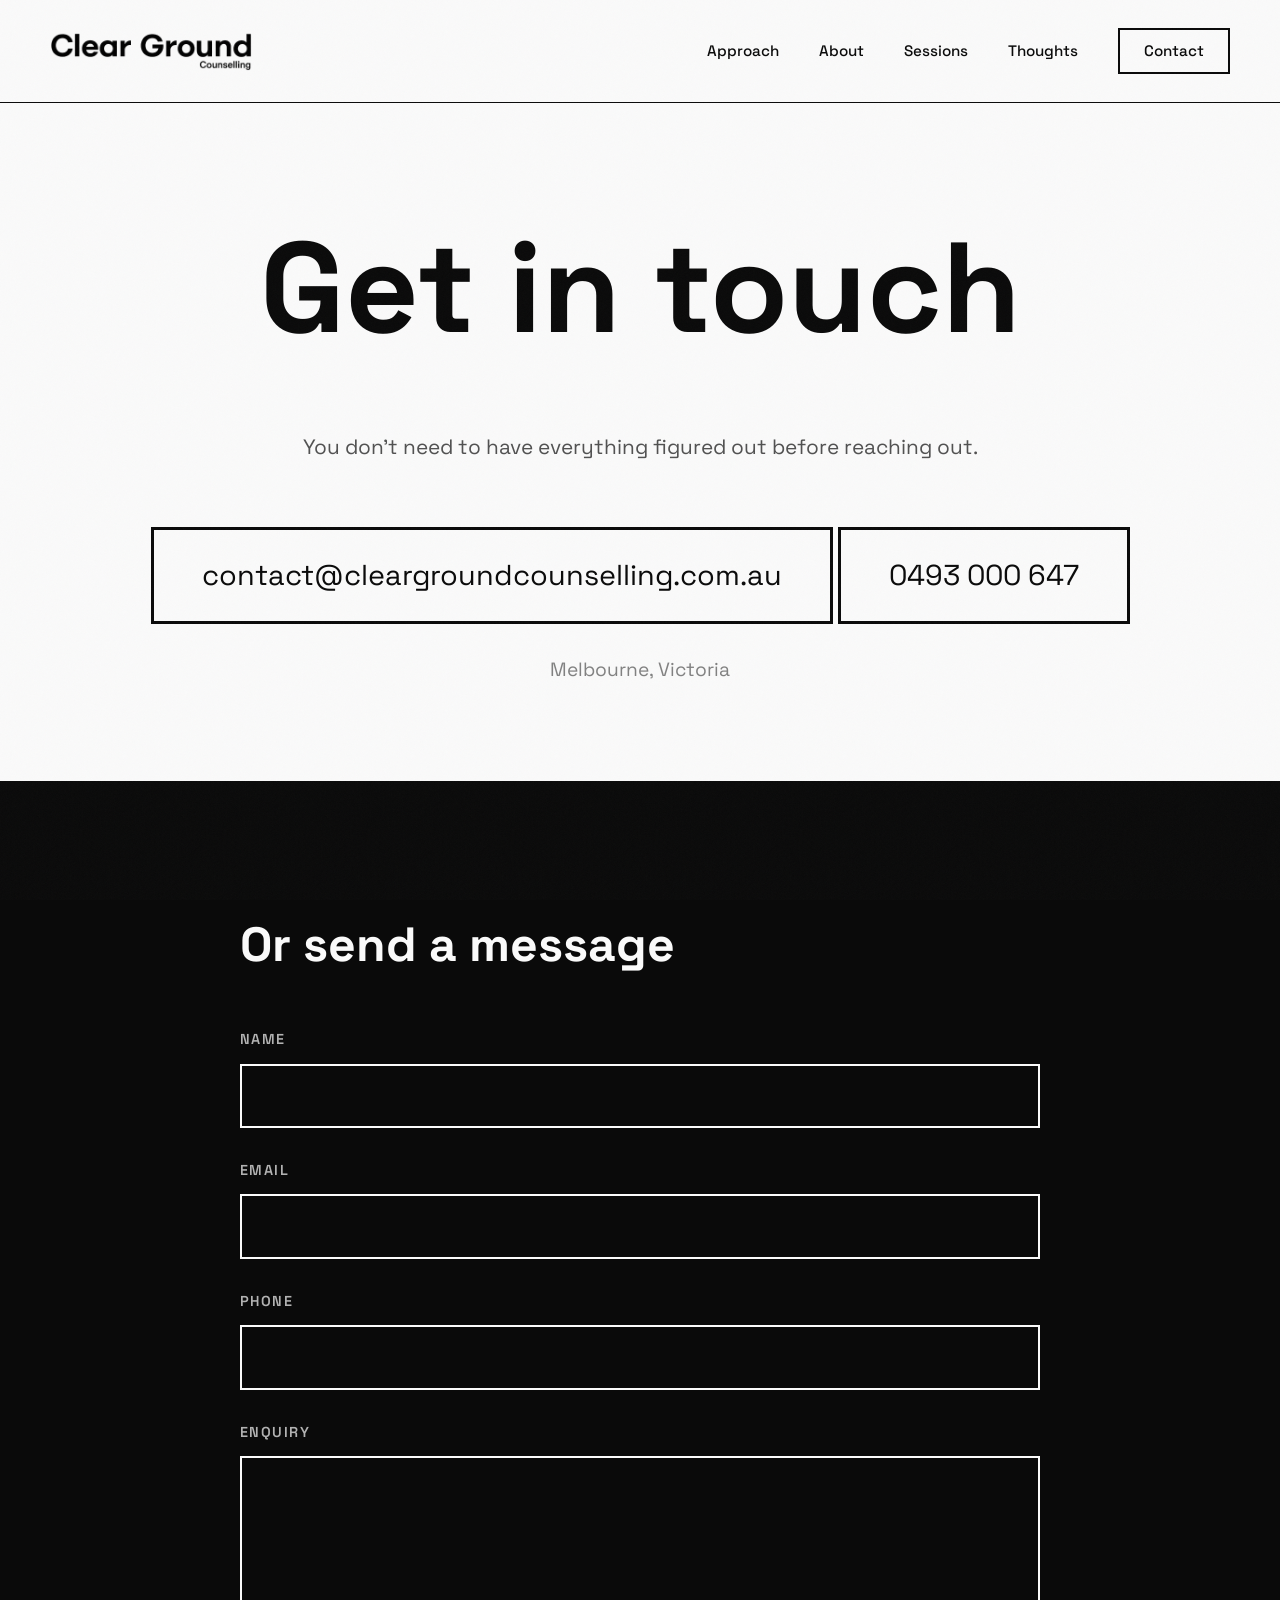
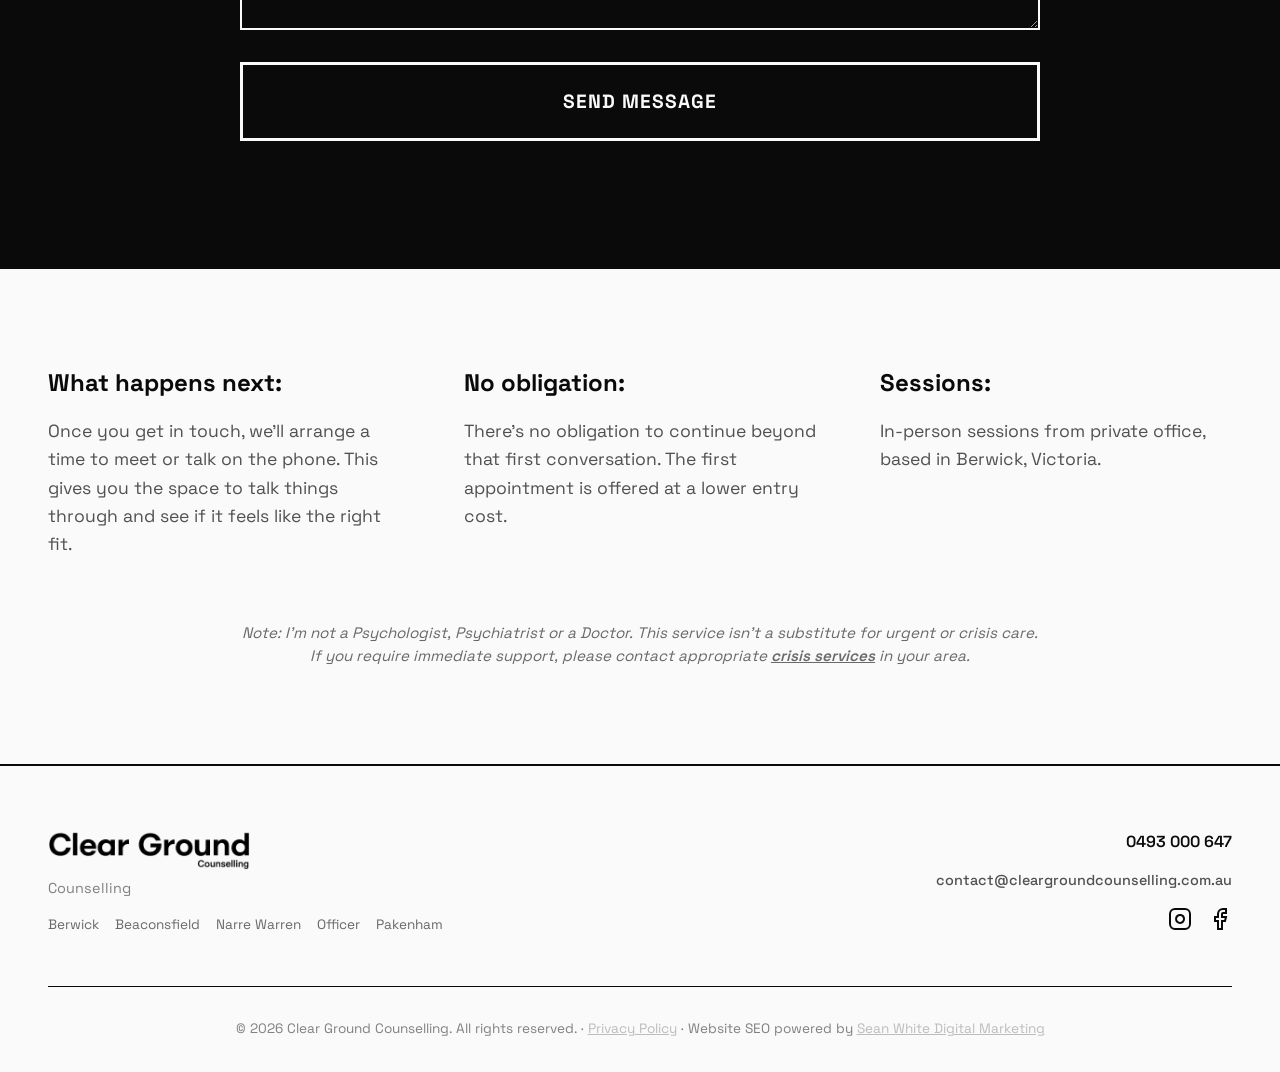
<file: contact.html>
<!DOCTYPE html>
<html lang="en">
<head>
    <meta charset="UTF-8">
    <meta name="viewport" content="width=device-width, initial-scale=1.0">
    <meta name="description" content="Contact Clear Ground Counselling in Melbourne. Book a counselling session in Berwick, Beaconsfield, Narre Warren, Officer, or Pakenham. Call 0493 000 647 or enquire online.">
    <meta name="keywords" content="contact counsellor Melbourne, book counselling Berwick, counselling enquiry, Melbourne counsellor contact">
    
    <meta property="og:title" content="Contact Clear Ground Counselling Melbourne">
    <meta property="og:description" content="Get in touch to book a counselling session. Serving Berwick, Beaconsfield, Narre Warren, Officer, and Pakenham.">
    <meta property="og:type" content="website">
    <meta property="og:url" content="https://www.cleargroundcounselling.com.au/contact.html">
    
    <link rel="canonical" href="https://www.cleargroundcounselling.com.au/contact.html">
    
    <title>Contact — Clear Ground Counselling Melbourne | Book a Session</title>
    <link rel="preconnect" href="https://fonts.googleapis.com">
    <link rel="preconnect" href="https://fonts.gstatic.com" crossorigin>
    <link href="https://fonts.googleapis.com/css2?family=Space+Grotesk:wght@300;400;500;600;700&display=swap" rel="stylesheet">
    <link rel="stylesheet" href="styles.css">
    
    <script type="application/ld+json">
    {
      "@context": "https://schema.org",
      "@type": "ContactPage",
      "name": "Contact Clear Ground Counselling",
      "description": "Get in touch with John Reardon at Clear Ground Counselling for practical, grounded counselling in Melbourne.",
      "url": "https://www.cleargroundcounselling.com.au/contact.html",
      "mainEntity": {
        "@type": "LocalBusiness",
        "name": "Clear Ground Counselling",
        "telephone": "+61493000647",
        "email": "contact@cleargroundcounselling.com.au",
        "address": {
          "@type": "PostalAddress",
          "addressLocality": "Beaconsfield",
          "addressRegion": "VIC",
          "addressCountry": "AU"
        }
      }
    }
    </script>
</head>
<body>
    <div class="grain"></div>

    <nav class="nav">
        <a href="index.html" class="nav-logo">
            <img src="assets/clear-ground-counselling-logo.webp" alt="Clear Ground Counselling Melbourne Logo" class="nav-logo-img" width="202" height="40">
        </a>
        <button class="mobile-toggle" aria-label="Toggle menu">
            <span></span>
            <span></span>
            <span></span>
        </button>
        <div class="nav-menu">
            <a href="approach.html">Approach</a>
            <a href="about.html">About</a>
            <a href="sessions.html">Sessions</a>
            <a href="thoughts.html">Thoughts</a>
            <a href="contact.html" class="nav-contact">Contact</a>
        </div>
    </nav>

    <main>
        <section class="contact-hero">
            <div class="contact-hero-content">
                <h1 class="contact-h1">Get in touch</h1>
                <p class="contact-intro">You don’t need to have everything figured out before reaching out.</p>
                <a href="mailto:contact@cleargroundcounselling.com.au" class="contact-email">contact@cleargroundcounselling.com.au</a>
                <a href="tel:0493000647" class="contact-phone">0493 000 647</a>
                <p class="contact-location">Melbourne, Victoria</p>
            </div>
        </section>

        <section class="contact-form-section">
            <div class="contact-form-container">
                <h2>Or send a message</h2>
                <form class="contact-form" id="contactForm">
                    <div class="form-group">
                        <label for="name">Name</label>
                        <input type="text" id="name" name="name" required>
                    </div>
                    <div class="form-group">
                        <label for="email">Email</label>
                        <input type="email" id="email" name="email" required>
                    </div>
                    <div class="form-group">
                        <label for="phone">Phone</label>
                        <input type="tel" id="phone" name="phone">
                    </div>
                    <div class="form-group">
                        <label for="enquiry">Enquiry</label>
                        <textarea id="enquiry" name="enquiry" rows="6" required></textarea>
                    </div>
                    <button type="submit" class="form-submit">Send message</button>
                </form>
            </div>
        </section>

        <section class="contact-info">
            <div class="contact-info-grid">
                <div class="contact-info-item">
                    <h3>What happens next:</h3>
                    <p>Once you get in touch, we’ll arrange a time to meet or talk on the phone. This gives you the space to talk things through and see if it feels like the right fit.</p>
                </div>
                <div class="contact-info-item">
                    <h3>No obligation:</h3>
                    <p>There's no obligation to continue beyond that first conversation. The first appointment is offered at a lower entry cost.</p>
                </div>
                <div class="contact-info-item">
                    <h3>Sessions:</h3>
                    <p>In-person sessions from private office, based in Berwick, Victoria.</p>
                </div>
            </div>
            <p class="contact-note">Note: I'm not a Psychologist, Psychiatrist or a Doctor. This service isn't a substitute for urgent or crisis care. <br> If you require immediate support, please contact appropriate <a href="crisis.html" class="inline-link">crisis services</a> in your area.</p>
        </section>
    </main>

    <footer class="footer">
        <div class="footer-content">
            <div class="footer-left">
                <img src="assets/clear-ground-counselling-logo.webp" alt="Clear Ground Counselling Melbourne Logo" class="footer-logo-img" width="202" height="40">
                <p class="footer-subtitle">Counselling</p>
                <div class="footer-locations">
                    <a href="berwick.html">Berwick</a>
                    <a href="beaconsfield.html">Beaconsfield</a>
                    <a href="narre-warren.html">Narre Warren</a>
                    <a href="officer.html">Officer</a>
                    <a href="pakenham.html">Pakenham</a>
                </div>
            </div>
            <div class="footer-right">
                <a href="tel:0493000647" class="footer-phone">0493 000 647</a>
                <a href="mailto:contact@cleargroundcounselling.com.au" class="footer-email">contact@cleargroundcounselling.com.au</a>
                <div class="footer-social">
                    <a href="https://instagram.com/cleargroundcounselling" target="_blank" rel="noopener" aria-label="Instagram">
                        <svg width="24" height="24" viewBox="0 0 24 24" fill="none" stroke="currentColor" stroke-width="2">
                            <rect x="2" y="2" width="20" height="20" rx="5" ry="5"></rect>
                            <path d="M16 11.37A4 4 0 1 1 12.63 8 4 4 0 0 1 16 11.37z"></path>
                            <line x1="17.5" y1="6.5" x2="17.51" y2="6.5"></line>
                        </svg>
                    </a>
                    <a href="https://www.facebook.com/profile.php?id=61579432760251" target="_blank" rel="noopener" aria-label="Facebook">
                        <svg width="24" height="24" viewBox="0 0 24 24" fill="none" stroke="currentColor" stroke-width="2">
                            <path d="M18 2h-3a5 5 0 0 0-5 5v3H7v4h3v8h4v-8h3l1-4h-4V7a1 1 0 0 1 1-1h3z"></path>
                        </svg>
                    </a>
                </div>
            </div>
        </div>
        <div class="footer-bottom">
            <p>&copy; <span id="currentYear"></span> Clear Ground Counselling. All rights reserved. · <a href="privacy.html" class="footer-link">Privacy Policy</a> · Website SEO powered by <a href="https://www.seanw.com.au/" target="_blank" rel="noopener" class="footer-link">Sean White Digital Marketing</a></p>
        </div>
    </footer>

    <script src="script.js"></script>
</body>
</html>
</file>
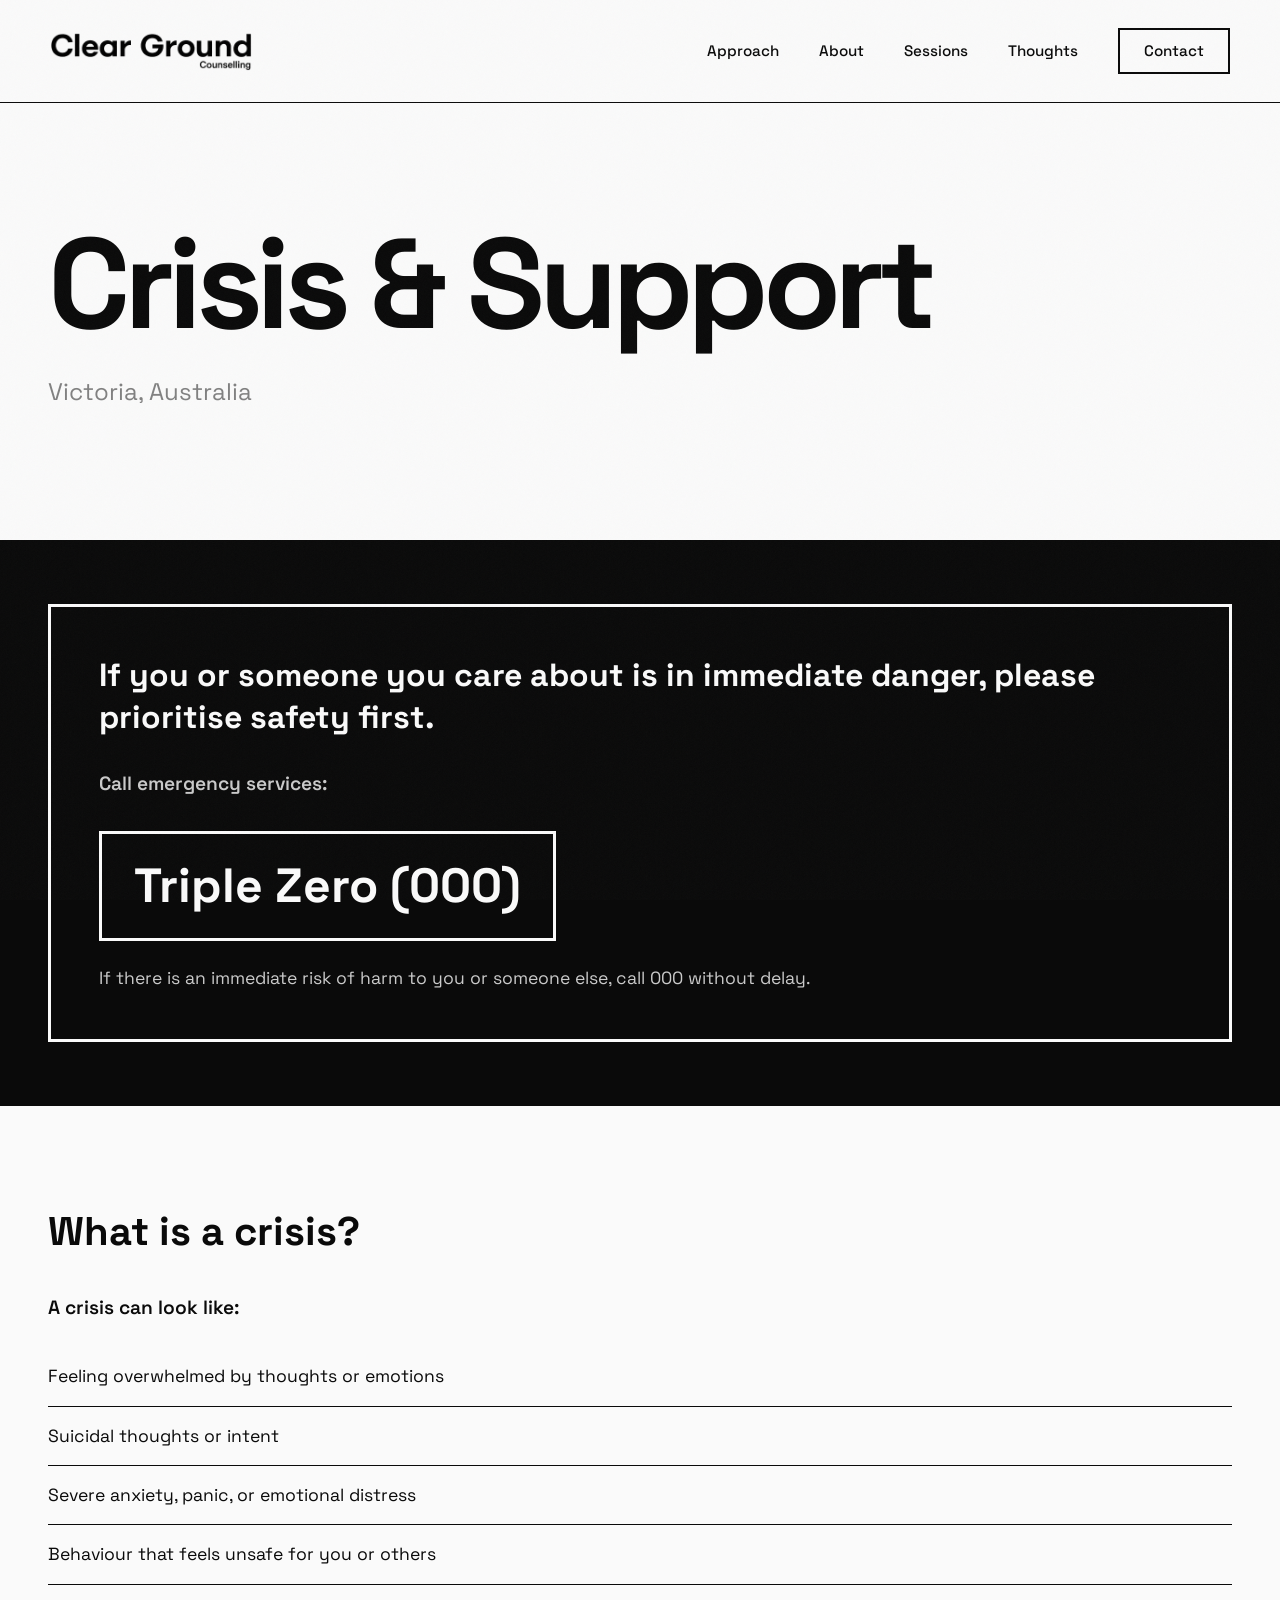
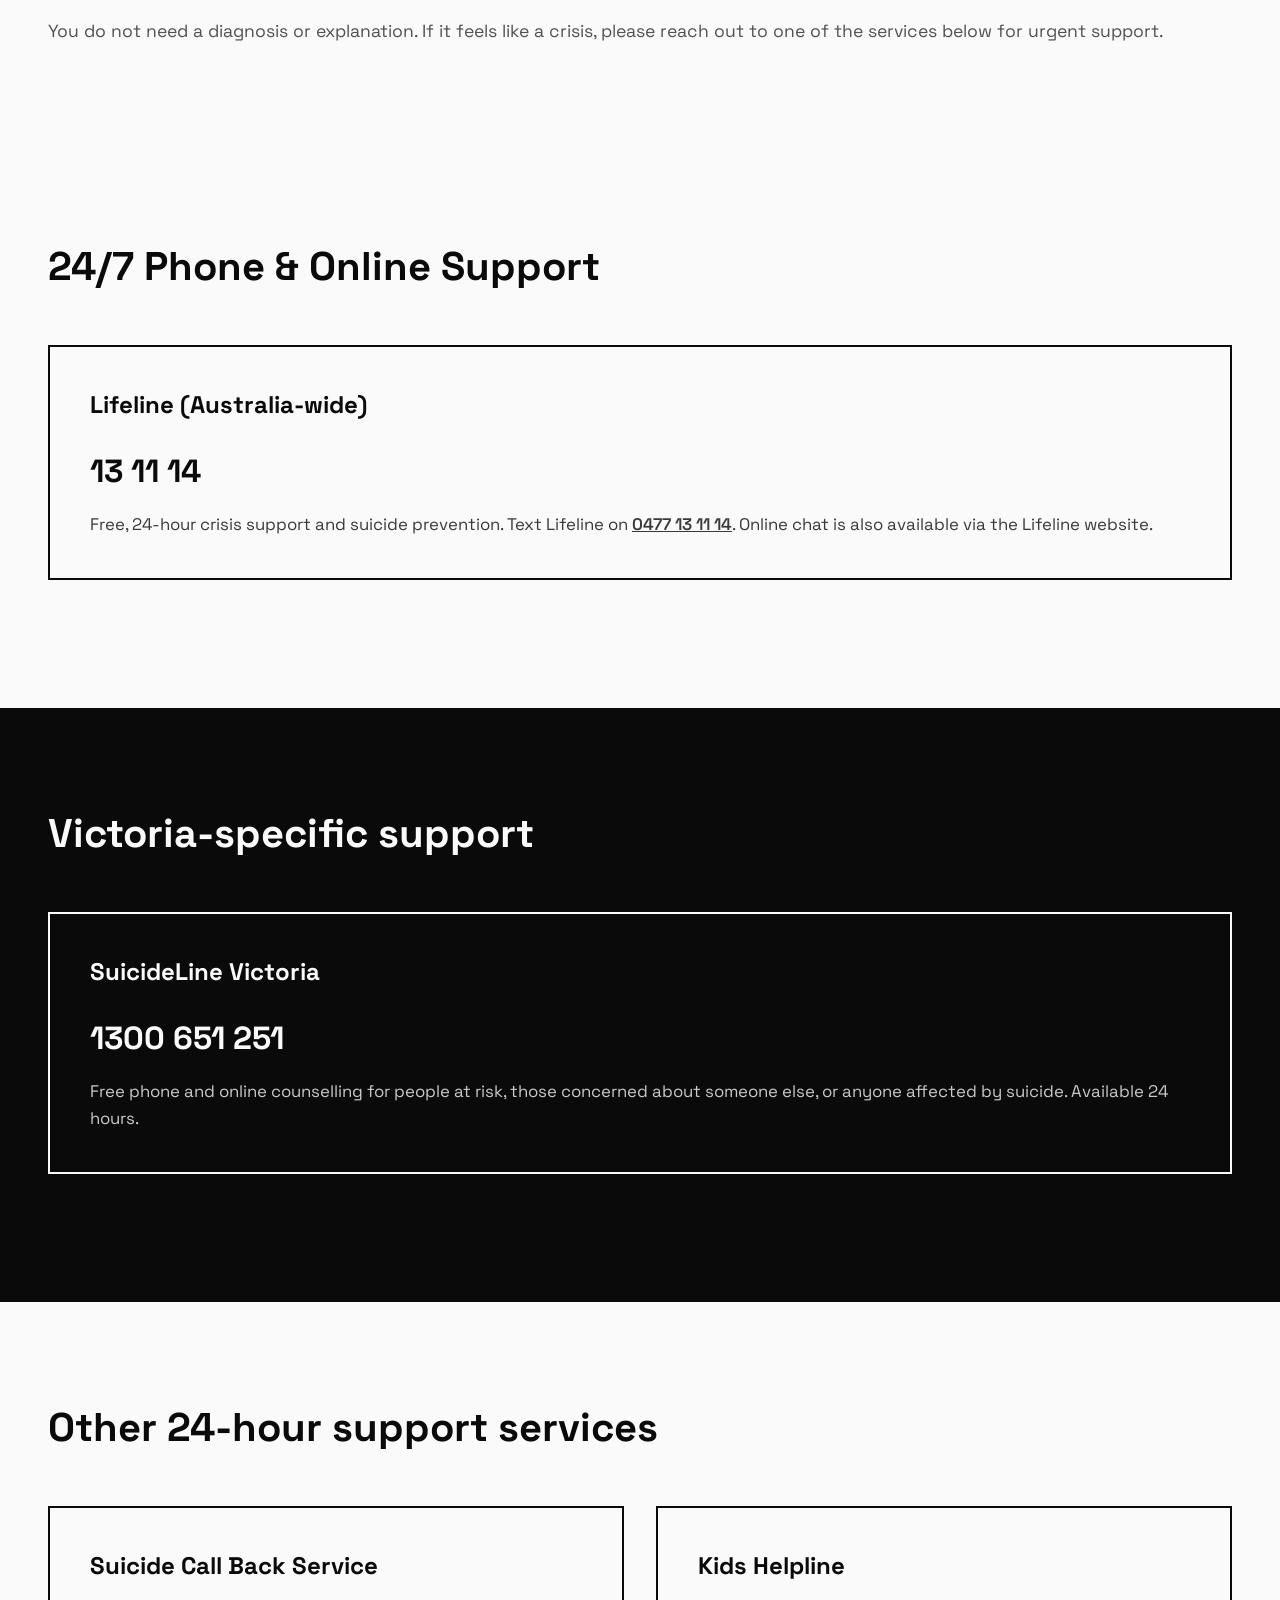
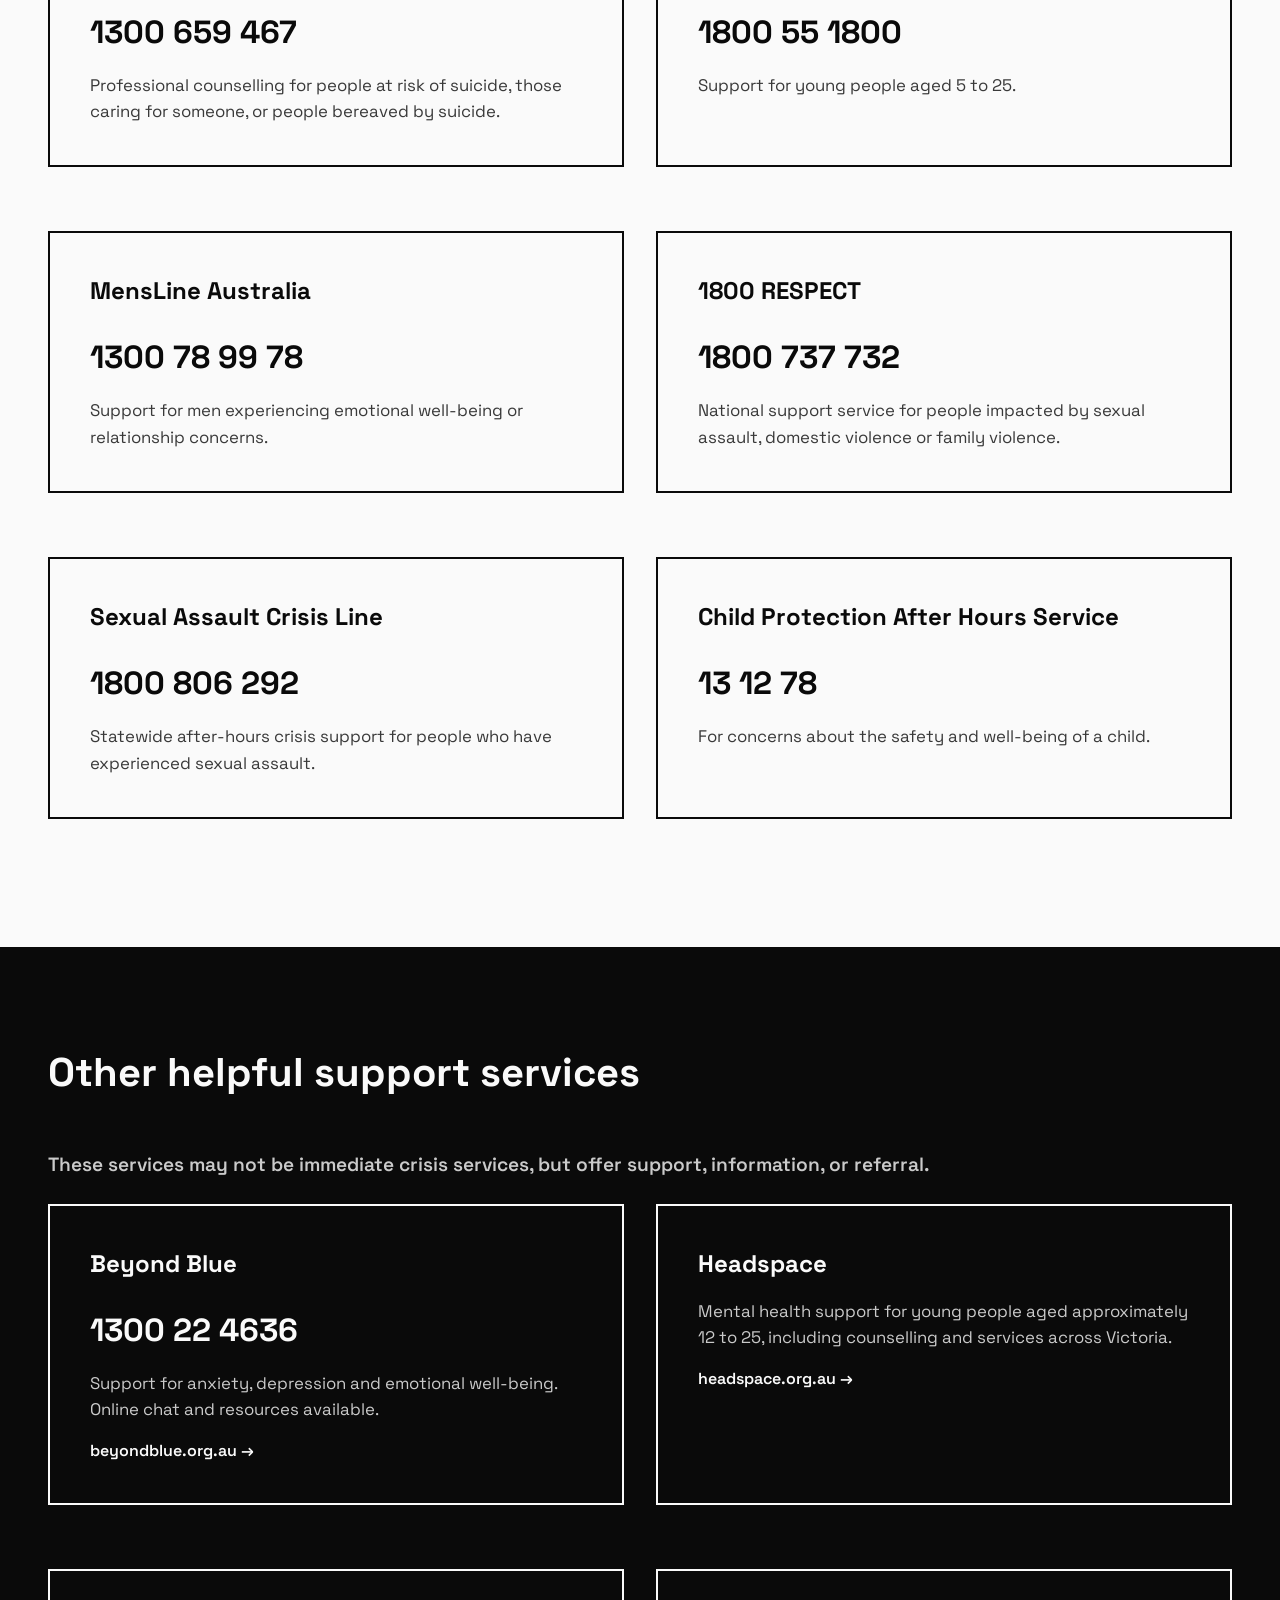
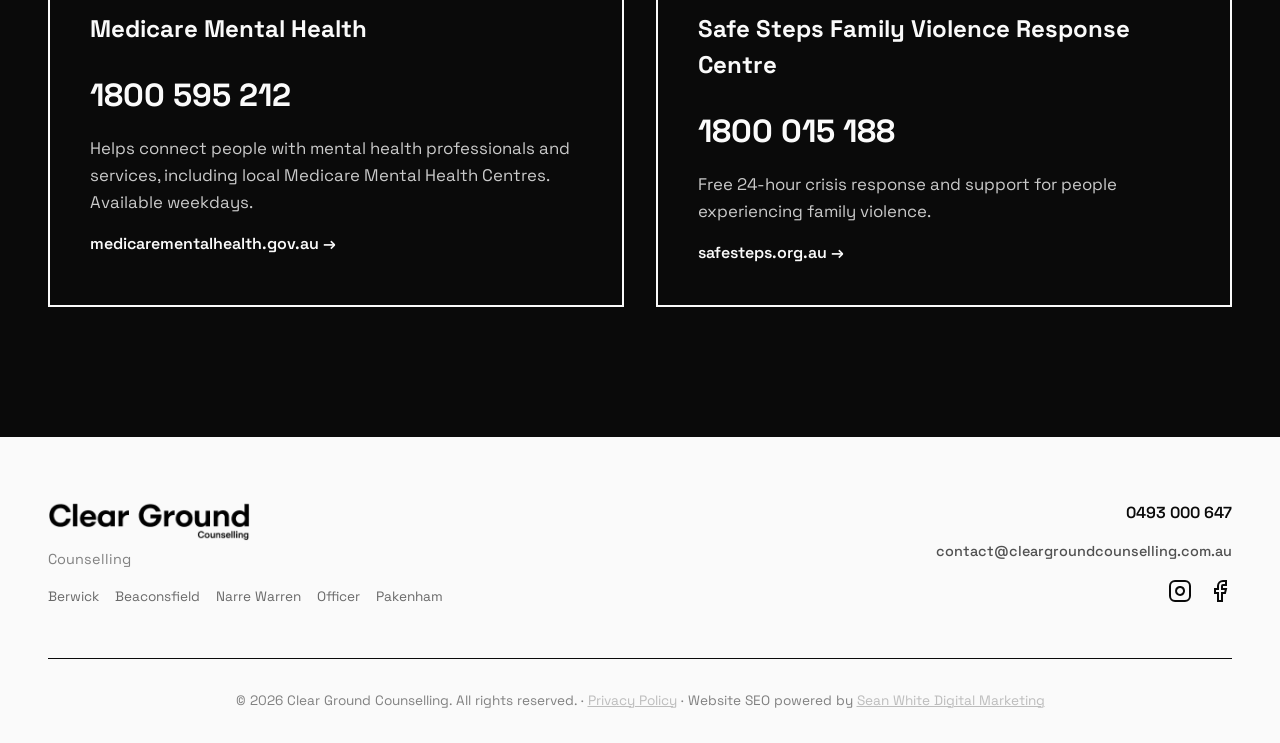
<file: crisis.html>
<!DOCTYPE html>
<html lang="en">
<head>
    <meta charset="UTF-8">
    <meta name="viewport" content="width=device-width, initial-scale=1.0">
    <title>Crisis & Support — Clear Ground</title>
    <link rel="preconnect" href="https://fonts.googleapis.com">
    <link rel="preconnect" href="https://fonts.gstatic.com" crossorigin>
    <link href="https://fonts.googleapis.com/css2?family=Space+Grotesk:wght@300;400;500;600;700&display=swap" rel="stylesheet">
    <link rel="stylesheet" href="styles.css">
</head>
<body>
    <div class="grain"></div>

    <nav class="nav">
        <a href="index.html" class="nav-logo">
            <img src="assets/clear-ground-counselling-logo.webp" alt="Clear Ground Counselling Melbourne Logo" class="nav-logo-img" width="202" height="40">
        </a>
        <button class="mobile-toggle" aria-label="Toggle menu">
            <span></span>
            <span></span>
            <span></span>
        </button>
        <div class="nav-menu">
            <a href="approach.html">Approach</a>
            <a href="about.html">About</a>
            <a href="sessions.html">Sessions</a>
            <a href="thoughts.html">Thoughts</a>
            <a href="contact.html" class="nav-contact">Contact</a>
        </div>
    </nav>

    <main>
        <section class="page-hero">
            <h1 class="page-h1">Crisis & Support</h1>
            <p class="page-sub">Victoria, Australia</p>
        </section>

        <section class="crisis-emergency">
            <div class="crisis-container">
                <div class="crisis-box emergency-box">
                    <h2>If you or someone you care about is in immediate danger, please prioritise safety first.</h2>
                    <div class="emergency-call">
                        <h3>Call emergency services:</h3>
                        <a href="tel:000" class="crisis-number-large">Triple Zero (000)</a>
                        <p>If there is an immediate risk of harm to you or someone else, call 000 without delay.</p>
                    </div>
                </div>
            </div>
        </section>

        <section class="crisis-what">
            <div class="crisis-container">
                <h2>What is a crisis?</h2>
                <p class="crisis-intro">A crisis can look like:</p>
                <ul class="crisis-list">
                    <li>Feeling overwhelmed by thoughts or emotions</li>
                    <li>Suicidal thoughts or intent</li>
                    <li>Severe anxiety, panic, or emotional distress</li>
                    <li>Behaviour that feels unsafe for you or others</li>
                </ul>
                <p class="crisis-note">You do not need a diagnosis or explanation. If it feels like a crisis, please reach out to one of the services below for urgent support.</p>
            </div>
        </section>

        <section class="crisis-services">
            <div class="crisis-container">
                <h2>24/7 Phone & Online Support</h2>
                
                <div class="service-card">
                    <h3>Lifeline (Australia-wide)</h3>
                    <a href="tel:131114" class="crisis-number">13 11 14</a>
                    <p>Free, 24-hour crisis support and suicide prevention. Text Lifeline on <a href="sms:0477131114" class="inline-link">0477 13 11 14</a>. Online chat is also available via the Lifeline website.</p>
                </div>
            </div>
        </section>

        <section class="crisis-services-alt">
            <div class="crisis-container">
                <h2>Victoria-specific support</h2>
                
                <div class="service-card">
                    <h3>SuicideLine Victoria</h3>
                    <a href="tel:1300651251" class="crisis-number">1300 651 251</a>
                    <p>Free phone and online counselling for people at risk, those concerned about someone else, or anyone affected by suicide. Available 24 hours.</p>
                </div>
            </div>
        </section>

        <section class="crisis-services">
            <div class="crisis-container">
                <h2>Other 24-hour support services</h2>
                
                <div class="service-grid">
                    <div class="service-card">
                        <h3>Suicide Call Back Service</h3>
                        <a href="tel:1300659467" class="crisis-number">1300 659 467</a>
                        <p>Professional counselling for people at risk of suicide, those caring for someone, or people bereaved by suicide.</p>
                    </div>

                    <div class="service-card">
                        <h3>Kids Helpline</h3>
                        <a href="tel:1800551800" class="crisis-number">1800 55 1800</a>
                        <p>Support for young people aged 5 to 25.</p>
                    </div>

                    <div class="service-card">
                        <h3>MensLine Australia</h3>
                        <a href="tel:1300789978" class="crisis-number">1300 78 99 78</a>
                        <p>Support for men experiencing emotional well-being or relationship concerns.</p>
                    </div>

                    <div class="service-card">
                        <h3>1800 RESPECT</h3>
                        <a href="tel:1800737732" class="crisis-number">1800 737 732</a>
                        <p>National support service for people impacted by sexual assault, domestic violence or family violence.</p>
                    </div>

                    <div class="service-card">
                        <h3>Sexual Assault Crisis Line</h3>
                        <a href="tel:1800806292" class="crisis-number">1800 806 292</a>
                        <p>Statewide after-hours crisis support for people who have experienced sexual assault.</p>
                    </div>

                    <div class="service-card">
                        <h3>Child Protection After Hours Service</h3>
                        <a href="tel:131278" class="crisis-number">13 12 78</a>
                        <p>For concerns about the safety and well-being of a child.</p>
                    </div>
                </div>
            </div>
        </section>

        <section class="crisis-services-alt">
            <div class="crisis-container">
                <h2>Other helpful support services</h2>
                <p class="crisis-intro">These services may not be immediate crisis services, but offer support, information, or referral.</p>
                
                <div class="service-grid">
                    <div class="service-card">
                        <h3>Beyond Blue</h3>
                        <a href="tel:1300224636" class="crisis-number">1300 22 4636</a>
                        <p>Support for anxiety, depression and emotional well-being. Online chat and resources available.</p>
                        <a href="https://www.beyondblue.org.au" target="_blank" rel="noopener" class="service-link">beyondblue.org.au →</a>
                    </div>

                    <div class="service-card">
                        <h3>Headspace</h3>
                        <p>Mental health support for young people aged approximately 12 to 25, including counselling and services across Victoria.</p>
                        <a href="https://www.headspace.org.au" target="_blank" rel="noopener" class="service-link">headspace.org.au →</a>
                    </div>

                    <div class="service-card">
                        <h3>Medicare Mental Health</h3>
                        <a href="tel:1800595212" class="crisis-number">1800 595 212</a>
                        <p>Helps connect people with mental health professionals and services, including local Medicare Mental Health Centres. Available weekdays.</p>
                        <a href="https://www.medicarementalhealth.gov.au" target="_blank" rel="noopener" class="service-link">medicarementalhealth.gov.au →</a>
                    </div>

                    <div class="service-card">
                        <h3>Safe Steps Family Violence Response Centre</h3>
                        <a href="tel:1800015188" class="crisis-number">1800 015 188</a>
                        <p>Free 24-hour crisis response and support for people experiencing family violence.</p>
                        <a href="https://www.safesteps.org.au" target="_blank" rel="noopener" class="service-link">safesteps.org.au →</a>
                    </div>
                </div>
            </div>
        </section>
    </main>

    <footer class="footer">
        <div class="footer-content">
            <div class="footer-left">
                <img src="assets/clear-ground-counselling-logo.webp" alt="Clear Ground Counselling Melbourne Logo" class="footer-logo-img" width="202" height="40">
                <p class="footer-subtitle">Counselling</p>
                <div class="footer-locations">
                    <a href="berwick.html">Berwick</a>
                    <a href="beaconsfield.html">Beaconsfield</a>
                    <a href="narre-warren.html">Narre Warren</a>
                    <a href="officer.html">Officer</a>
                    <a href="pakenham.html">Pakenham</a>
                </div>
            </div>
            <div class="footer-right">
                <a href="tel:0493000647" class="footer-phone">0493 000 647</a>
                <a href="mailto:contact@cleargroundcounselling.com.au" class="footer-email">contact@cleargroundcounselling.com.au</a>
                <div class="footer-social">
                    <a href="https://instagram.com/cleargroundcounselling" target="_blank" rel="noopener" aria-label="Instagram">
                        <svg width="24" height="24" viewBox="0 0 24 24" fill="none" stroke="currentColor" stroke-width="2">
                            <rect x="2" y="2" width="20" height="20" rx="5" ry="5"></rect>
                            <path d="M16 11.37A4 4 0 1 1 12.63 8 4 4 0 0 1 16 11.37z"></path>
                            <line x1="17.5" y1="6.5" x2="17.51" y2="6.5"></line>
                        </svg>
                    </a>
                    <a href="https://www.facebook.com/profile.php?id=61579432760251" target="_blank" rel="noopener" aria-label="Facebook">
                        <svg width="24" height="24" viewBox="0 0 24 24" fill="none" stroke="currentColor" stroke-width="2">
                            <path d="M18 2h-3a5 5 0 0 0-5 5v3H7v4h3v8h4v-8h3l1-4h-4V7a1 1 0 0 1 1-1h3z"></path>
                        </svg>
                    </a>
                </div>
            </div>
        </div>
        <div class="footer-bottom">
            <p>&copy; <span id="currentYear"></span> Clear Ground Counselling. All rights reserved. · <a href="privacy.html" class="footer-link">Privacy Policy</a> · Website SEO powered by <a href="https://www.seanw.com.au/" target="_blank" rel="noopener" class="footer-link">Sean White Digital Marketing</a></p>
        </div>
    </footer>

    <script src="script.js"></script>
</body>
</html>
</file>
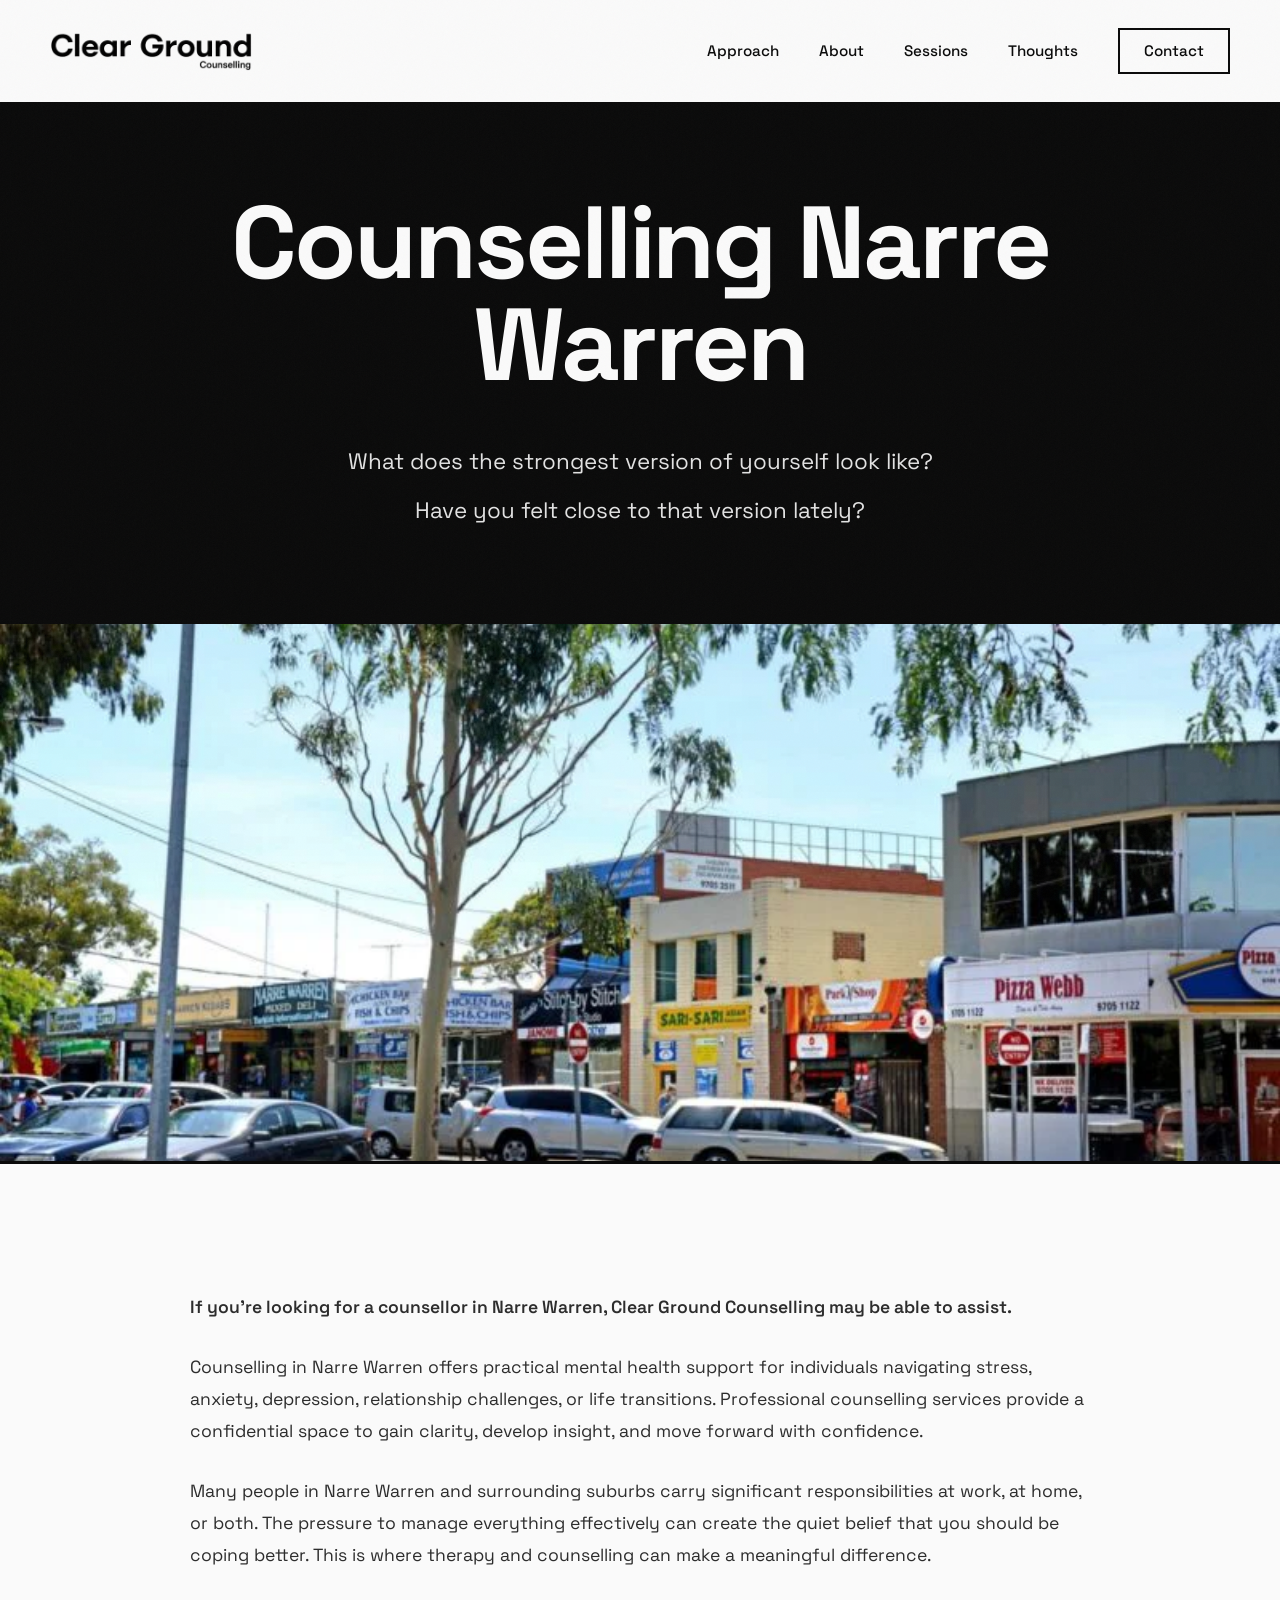
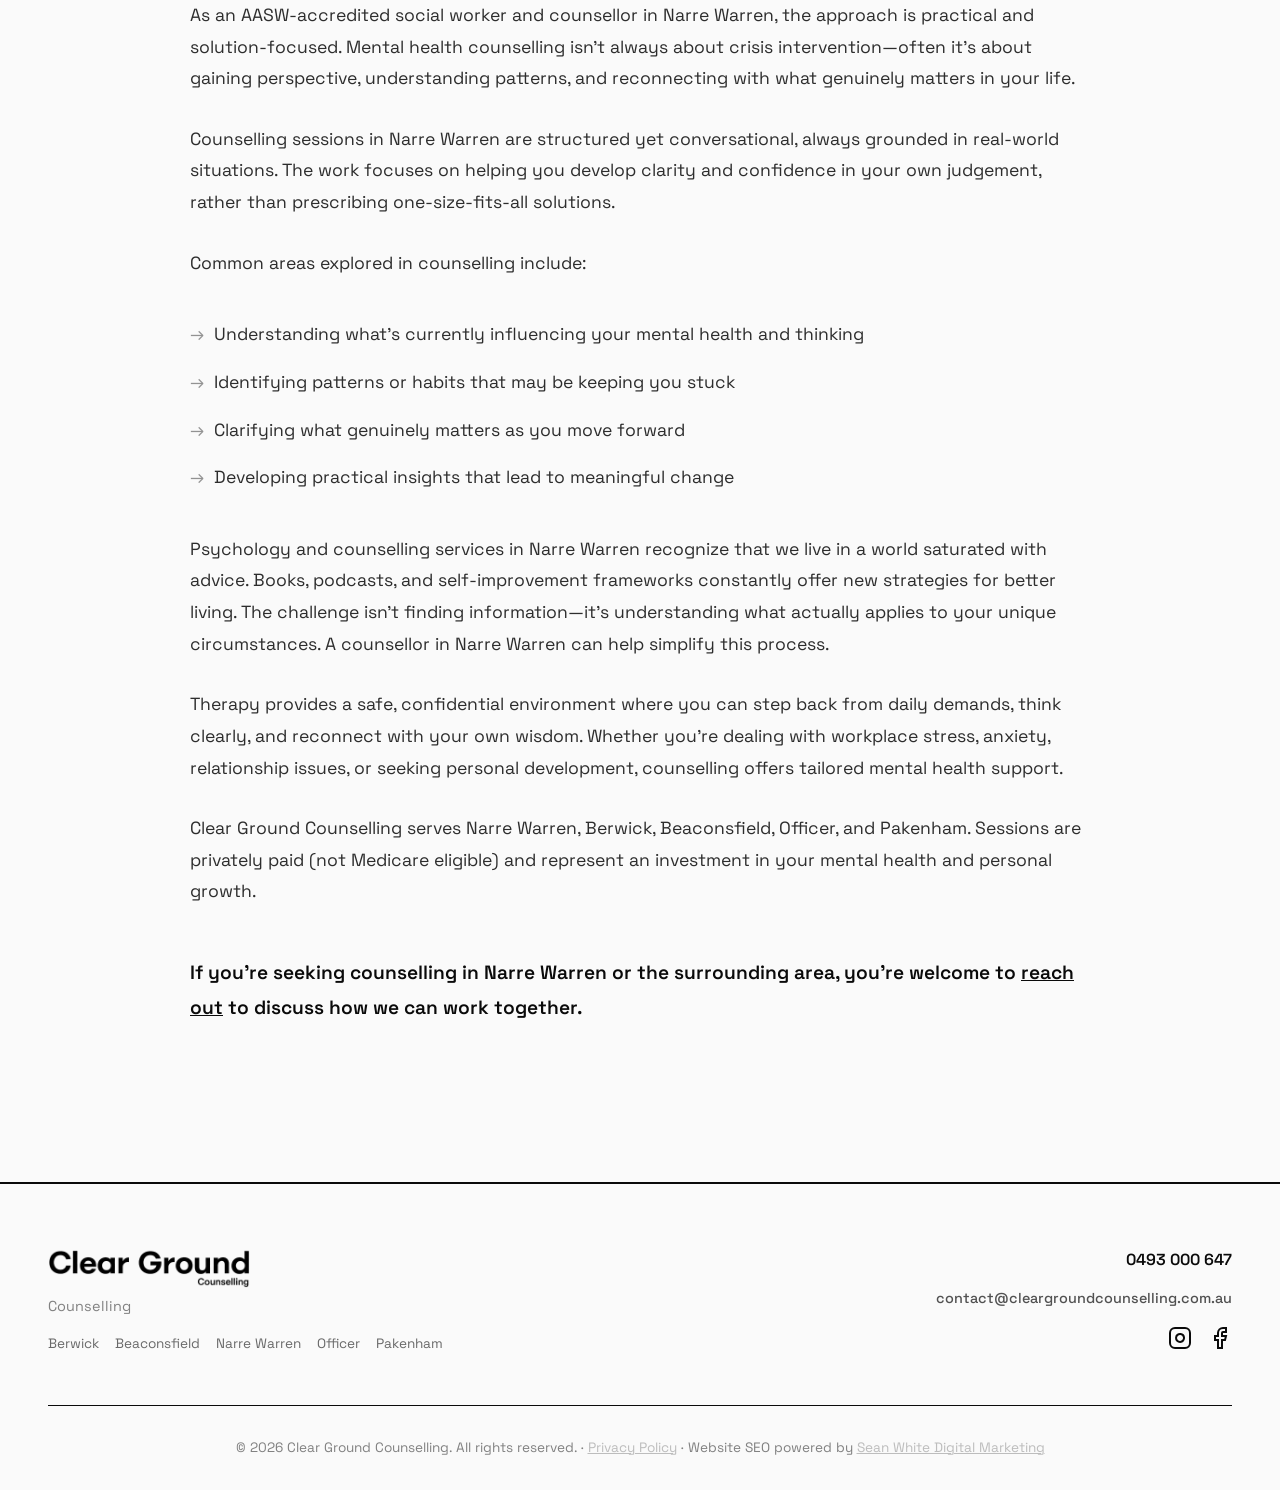
<file: narre-warren.html>
<!DOCTYPE html>
<html lang="en">
<head>
    <meta charset="UTF-8">
    <meta name="viewport" content="width=device-width, initial-scale=1.0">
    <meta name="description" content="Looking for a counsellor in Narre Warren? Clear Ground Counselling offers professional mental health support, therapy, and counselling services in Narre Warren, Victoria. AASW-accredited social worker.">
    <meta name="keywords" content="counselling Narre Warren, counsellor Narre Warren, psychologist Narre Warren, therapy Narre Warren, mental health Narre Warren, AASW Narre Warren, anxiety counselling Narre Warren, depression therapy Narre Warren">
    
    <meta property="og:title" content="Counselling Narre Warren Victoria | Mental Health & Therapy Services">
    <meta property="og:description" content="Professional counselling and mental health support in Narre Warren. AASW-accredited counsellor offering therapy for anxiety, stress, and personal growth.">
    <meta property="og:type" content="website">
    <meta property="og:url" content="https://www.cleargroundcounselling.com.au/narre-warren.html">
    <meta property="og:image" content="https://www.cleargroundcounselling.com.au/assets/Narre_Warren.webp">
    
    <link rel="canonical" href="https://www.cleargroundcounselling.com.au/narre-warren.html">
    
    <title>Counselling Narre Warren | Counsellor & Mental Health Services Victoria</title>
    <link rel="preconnect" href="https://fonts.googleapis.com">
    <link rel="preconnect" href="https://fonts.gstatic.com" crossorigin>
    <link href="https://fonts.googleapis.com/css2?family=Space+Grotesk:wght@300;400;500;600;700&display=swap" rel="stylesheet">
    <link rel="stylesheet" href="styles.css">
</head>
<body>
    <div class="grain"></div>

    <nav class="nav">
        <a href="index.html" class="nav-logo">
            <img src="assets/clear-ground-counselling-logo.webp" alt="Clear Ground Counselling Melbourne Logo" class="nav-logo-img" width="202" height="40">
        </a>
        <button class="mobile-toggle" aria-label="Toggle menu">
            <span></span>
            <span></span>
            <span></span>
        </button>
        <div class="nav-menu">
            <a href="approach.html">Approach</a>
            <a href="about.html">About</a>
            <a href="sessions.html">Sessions</a>
            <a href="thoughts.html">Thoughts</a>
            <a href="contact.html" class="nav-contact">Contact</a>
        </div>
    </nav>

    <main>
        <section class="location-hero">
            <div class="location-hero-content">
                <h1 class="location-h1">Counselling Narre Warren</h1>
                <div class="location-questions">
                    <p>What does the strongest version of yourself look like?</p>
                    <p>Have you felt close to that version lately?</p>
                </div>
            </div>
        </section>

        <section class="location-image">
            <img src="assets/Narre_Warren.webp" alt="Narre Warren" class="location-img">
        </section>

        <section class="location-content">
            <div class="location-container">
                <p class="location-intro">If you're looking for a counsellor in Narre Warren, Clear Ground Counselling may be able to assist.</p>

                <p>Counselling in Narre Warren offers practical mental health support for individuals navigating stress, anxiety, depression, relationship challenges, or life transitions. Professional counselling services provide a confidential space to gain clarity, develop insight, and move forward with confidence.</p>

                <p>Many people in Narre Warren and surrounding suburbs carry significant responsibilities at work, at home, or both. The pressure to manage everything effectively can create the quiet belief that you should be coping better. This is where therapy and counselling can make a meaningful difference.</p>

                <p>As an AASW-accredited social worker and counsellor in Narre Warren, the approach is practical and solution-focused. Mental health counselling isn't always about crisis intervention—often it's about gaining perspective, understanding patterns, and reconnecting with what genuinely matters in your life.</p>

                <p>Counselling sessions in Narre Warren are structured yet conversational, always grounded in real-world situations. The work focuses on helping you develop clarity and confidence in your own judgement, rather than prescribing one-size-fits-all solutions.</p>

                <p>Common areas explored in counselling include:</p>

                <ul class="location-list">
                    <li>Understanding what's currently influencing your mental health and thinking</li>
                    <li>Identifying patterns or habits that may be keeping you stuck</li>
                    <li>Clarifying what genuinely matters as you move forward</li>
                    <li>Developing practical insights that lead to meaningful change</li>
                </ul>

                <p>Psychology and counselling services in Narre Warren recognize that we live in a world saturated with advice. Books, podcasts, and self-improvement frameworks constantly offer new strategies for better living. The challenge isn't finding information—it's understanding what actually applies to your unique circumstances. A counsellor in Narre Warren can help simplify this process.</p>

                <p>Therapy provides a safe, confidential environment where you can step back from daily demands, think clearly, and reconnect with your own wisdom. Whether you're dealing with workplace stress, anxiety, relationship issues, or seeking personal development, counselling offers tailored mental health support.</p>

                <p>Clear Ground Counselling serves Narre Warren, Berwick, Beaconsfield, Officer, and Pakenham. Sessions are privately paid (not Medicare eligible) and represent an investment in your mental health and personal growth.</p>

                <p class="location-cta">If you're seeking counselling in Narre Warren or the surrounding area, you're welcome to <a href="contact.html" class="inline-link">reach out</a> to discuss how we can work together.</p>
            </div>
        </section>
    </main>

    <footer class="footer">
        <div class="footer-content">
            <div class="footer-left">
                <img src="assets/clear-ground-counselling-logo.webp" alt="Clear Ground Counselling Melbourne Logo" class="footer-logo-img" width="202" height="40">
                <p class="footer-subtitle">Counselling</p>
                <div class="footer-locations">
                    <a href="berwick.html">Berwick</a>
                    <a href="beaconsfield.html">Beaconsfield</a>
                    <a href="narre-warren.html">Narre Warren</a>
                    <a href="officer.html">Officer</a>
                    <a href="pakenham.html">Pakenham</a>
                </div>
            </div>
            <div class="footer-right">
                <a href="tel:0493000647" class="footer-phone">0493 000 647</a>
                <a href="mailto:contact@cleargroundcounselling.com.au" class="footer-email">contact@cleargroundcounselling.com.au</a>
                <div class="footer-social">
                    <a href="https://instagram.com/cleargroundcounselling" target="_blank" rel="noopener" aria-label="Instagram">
                        <svg width="24" height="24" viewBox="0 0 24 24" fill="none" stroke="currentColor" stroke-width="2">
                            <rect x="2" y="2" width="20" height="20" rx="5" ry="5"></rect>
                            <path d="M16 11.37A4 4 0 1 1 12.63 8 4 4 0 0 1 16 11.37z"></path>
                            <line x1="17.5" y1="6.5" x2="17.51" y2="6.5"></line>
                        </svg>
                    </a>
                    <a href="https://www.facebook.com/profile.php?id=61579432760251" target="_blank" rel="noopener" aria-label="Facebook">
                        <svg width="24" height="24" viewBox="0 0 24 24" fill="none" stroke="currentColor" stroke-width="2">
                            <path d="M18 2h-3a5 5 0 0 0-5 5v3H7v4h3v8h4v-8h3l1-4h-4V7a1 1 0 0 1 1-1h3z"></path>
                        </svg>
                    </a>
                </div>
            </div>
        </div>
        <div class="footer-bottom">
            <p>&copy; <span id="currentYear"></span> Clear Ground Counselling. All rights reserved. · <a href="privacy.html" class="footer-link">Privacy Policy</a> · Website SEO powered by <a href="https://www.seanw.com.au/" target="_blank" rel="noopener" class="footer-link">Sean White Digital Marketing</a></p>
        </div>
    </footer>

    <script src="script.js"></script>
</body>
</html>
</file>
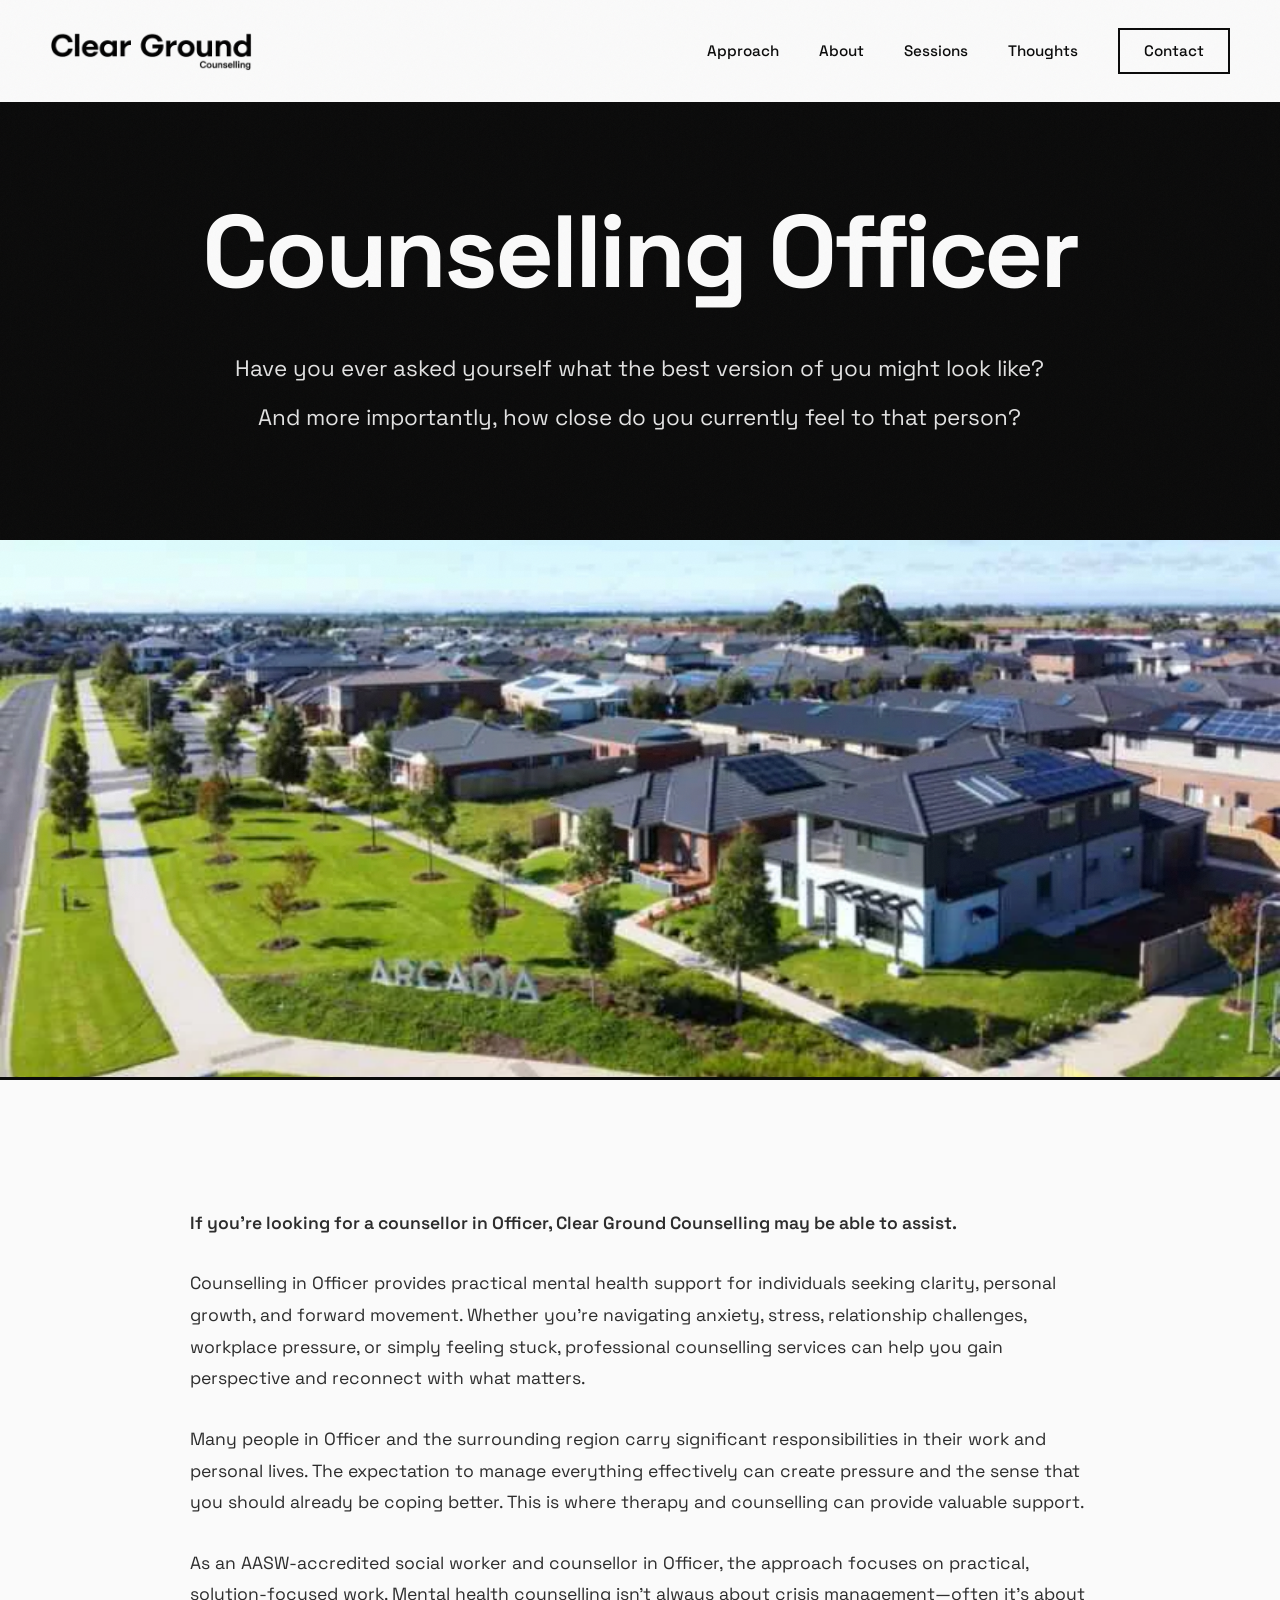
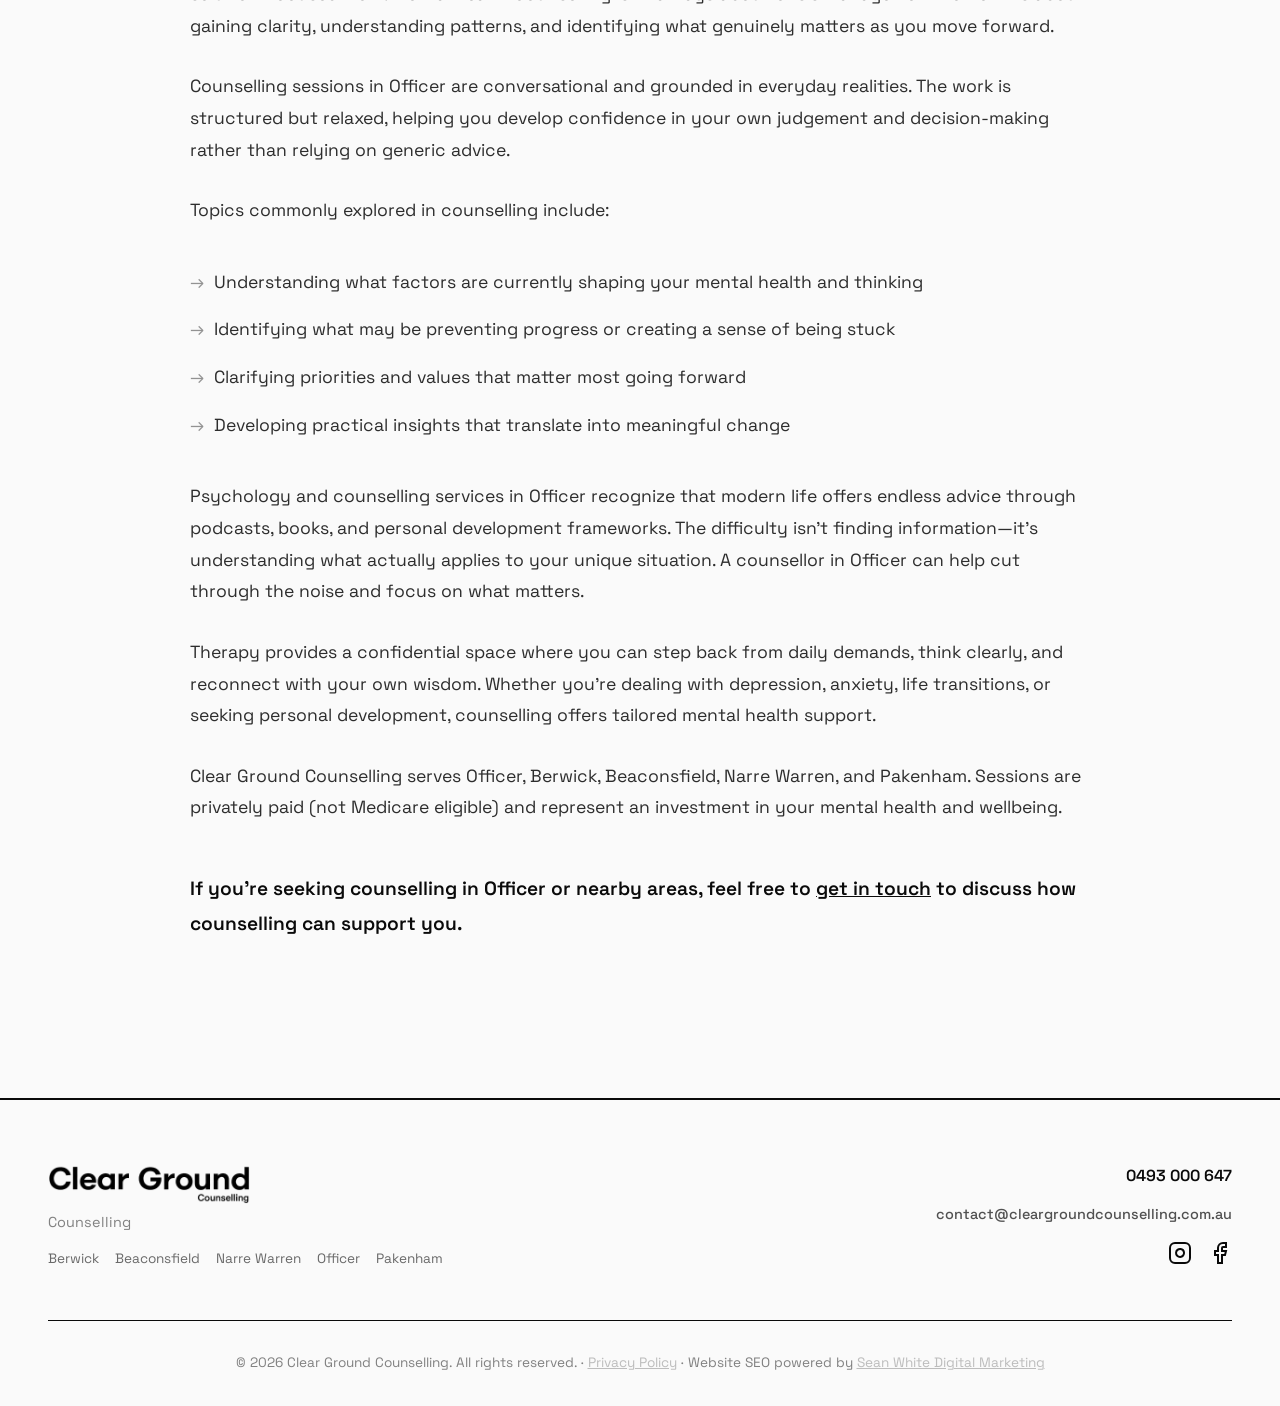
<file: officer.html>
<!DOCTYPE html>
<html lang="en">
<head>
    <meta charset="UTF-8">
    <meta name="viewport" content="width=device-width, initial-scale=1.0">
    <meta name="description" content="Looking for a counsellor in Officer? Clear Ground Counselling offers professional mental health support, therapy, and counselling services in Officer, Victoria. AASW-accredited social worker.">
    <meta name="keywords" content="counselling Officer, counsellor Officer, psychologist Officer, therapy Officer, mental health Officer, AASW Officer, anxiety counselling Officer, depression therapy Officer">
    
    <meta property="og:title" content="Counselling Officer Victoria | Mental Health & Therapy Services">
    <meta property="og:description" content="Professional counselling and mental health support in Officer. AASW-accredited counsellor offering therapy for anxiety, stress, and personal growth.">
    <meta property="og:type" content="website">
    <meta property="og:url" content="https://www.cleargroundcounselling.com.au/officer.html">
    <meta property="og:image" content="https://www.cleargroundcounselling.com.au/assets/Officer.webp">
    
    <link rel="canonical" href="https://www.cleargroundcounselling.com.au/officer.html">
    
    <title>Counselling Officer | Counsellor & Mental Health Services Victoria</title>
    <link rel="preconnect" href="https://fonts.googleapis.com">
    <link rel="preconnect" href="https://fonts.gstatic.com" crossorigin>
    <link href="https://fonts.googleapis.com/css2?family=Space+Grotesk:wght@300;400;500;600;700&display=swap" rel="stylesheet">
    <link rel="stylesheet" href="styles.css">
</head>
<body>
    <div class="grain"></div>

    <nav class="nav">
        <a href="index.html" class="nav-logo">
            <img src="assets/clear-ground-counselling-logo.webp" alt="Clear Ground Counselling Melbourne Logo" class="nav-logo-img" width="202" height="40">
        </a>
        <button class="mobile-toggle" aria-label="Toggle menu">
            <span></span>
            <span></span>
            <span></span>
        </button>
        <div class="nav-menu">
            <a href="approach.html">Approach</a>
            <a href="about.html">About</a>
            <a href="sessions.html">Sessions</a>
            <a href="thoughts.html">Thoughts</a>
            <a href="contact.html" class="nav-contact">Contact</a>
        </div>
    </nav>

    <main>
        <section class="location-hero">
            <div class="location-hero-content">
                <h1 class="location-h1">Counselling Officer</h1>
                <div class="location-questions">
                    <p>Have you ever asked yourself what the best version of you might look like?</p>
                    <p>And more importantly, how close do you currently feel to that person?</p>
                </div>
            </div>
        </section>

        <section class="location-image">
            <img src="assets/Officer.webp" alt="Officer" class="location-img">
        </section>

        <section class="location-content">
            <div class="location-container">
                <p class="location-intro">If you're looking for a counsellor in Officer, Clear Ground Counselling may be able to assist.</p>

                <p>Counselling in Officer provides practical mental health support for individuals seeking clarity, personal growth, and forward movement. Whether you're navigating anxiety, stress, relationship challenges, workplace pressure, or simply feeling stuck, professional counselling services can help you gain perspective and reconnect with what matters.</p>

                <p>Many people in Officer and the surrounding region carry significant responsibilities in their work and personal lives. The expectation to manage everything effectively can create pressure and the sense that you should already be coping better. This is where therapy and counselling can provide valuable support.</p>

                <p>As an AASW-accredited social worker and counsellor in Officer, the approach focuses on practical, solution-focused work. Mental health counselling isn't always about crisis management—often it's about gaining clarity, understanding patterns, and identifying what genuinely matters as you move forward.</p>

                <p>Counselling sessions in Officer are conversational and grounded in everyday realities. The work is structured but relaxed, helping you develop confidence in your own judgement and decision-making rather than relying on generic advice.</p>

                <p>Topics commonly explored in counselling include:</p>

                <ul class="location-list">
                    <li>Understanding what factors are currently shaping your mental health and thinking</li>
                    <li>Identifying what may be preventing progress or creating a sense of being stuck</li>
                    <li>Clarifying priorities and values that matter most going forward</li>
                    <li>Developing practical insights that translate into meaningful change</li>
                </ul>

                <p>Psychology and counselling services in Officer recognize that modern life offers endless advice through podcasts, books, and personal development frameworks. The difficulty isn't finding information—it's understanding what actually applies to your unique situation. A counsellor in Officer can help cut through the noise and focus on what matters.</p>

                <p>Therapy provides a confidential space where you can step back from daily demands, think clearly, and reconnect with your own wisdom. Whether you're dealing with depression, anxiety, life transitions, or seeking personal development, counselling offers tailored mental health support.</p>

                <p>Clear Ground Counselling serves Officer, Berwick, Beaconsfield, Narre Warren, and Pakenham. Sessions are privately paid (not Medicare eligible) and represent an investment in your mental health and wellbeing.</p>

                <p class="location-cta">If you're seeking counselling in Officer or nearby areas, feel free to <a href="contact.html" class="inline-link">get in touch</a> to discuss how counselling can support you.</p>
            </div>
        </section>
    </main>

    <footer class="footer">
        <div class="footer-content">
            <div class="footer-left">
                <img src="assets/clear-ground-counselling-logo.webp" alt="Clear Ground Counselling Melbourne Logo" class="footer-logo-img" width="202" height="40">
                <p class="footer-subtitle">Counselling</p>
                <div class="footer-locations">
                    <a href="berwick.html">Berwick</a>
                    <a href="beaconsfield.html">Beaconsfield</a>
                    <a href="narre-warren.html">Narre Warren</a>
                    <a href="officer.html">Officer</a>
                    <a href="pakenham.html">Pakenham</a>
                </div>
            </div>
            <div class="footer-right">
                <a href="tel:0493000647" class="footer-phone">0493 000 647</a>
                <a href="mailto:contact@cleargroundcounselling.com.au" class="footer-email">contact@cleargroundcounselling.com.au</a>
                <div class="footer-social">
                    <a href="https://instagram.com/cleargroundcounselling" target="_blank" rel="noopener" aria-label="Instagram">
                        <svg width="24" height="24" viewBox="0 0 24 24" fill="none" stroke="currentColor" stroke-width="2">
                            <rect x="2" y="2" width="20" height="20" rx="5" ry="5"></rect>
                            <path d="M16 11.37A4 4 0 1 1 12.63 8 4 4 0 0 1 16 11.37z"></path>
                            <line x1="17.5" y1="6.5" x2="17.51" y2="6.5"></line>
                        </svg>
                    </a>
                    <a href="https://www.facebook.com/profile.php?id=61579432760251" target="_blank" rel="noopener" aria-label="Facebook">
                        <svg width="24" height="24" viewBox="0 0 24 24" fill="none" stroke="currentColor" stroke-width="2">
                            <path d="M18 2h-3a5 5 0 0 0-5 5v3H7v4h3v8h4v-8h3l1-4h-4V7a1 1 0 0 1 1-1h3z"></path>
                        </svg>
                    </a>
                </div>
            </div>
        </div>
        <div class="footer-bottom">
            <p>&copy; <span id="currentYear"></span> Clear Ground Counselling. All rights reserved. · <a href="privacy.html" class="footer-link">Privacy Policy</a> · Website SEO powered by <a href="https://www.seanw.com.au/" target="_blank" rel="noopener" class="footer-link">Sean White Digital Marketing</a></p>
        </div>
    </footer>

    <script src="script.js"></script>
</body>
</html>
</file>
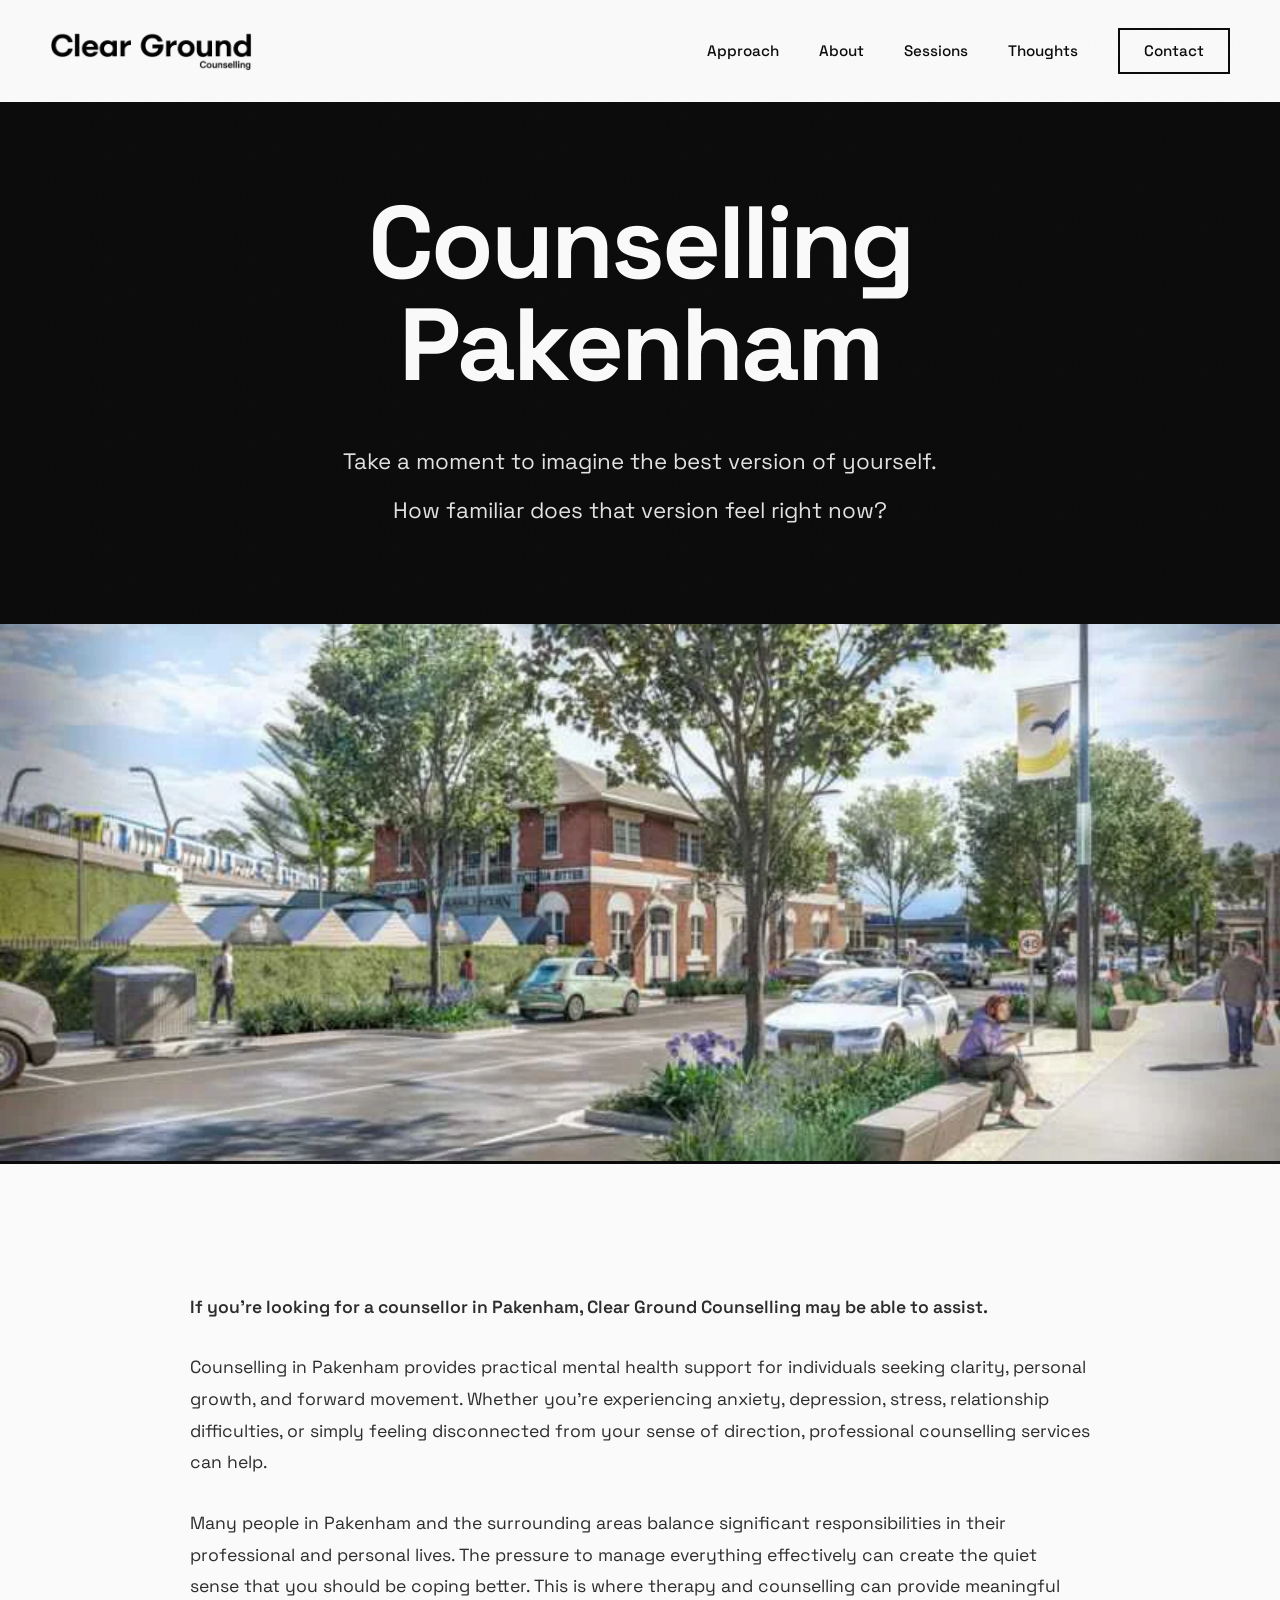
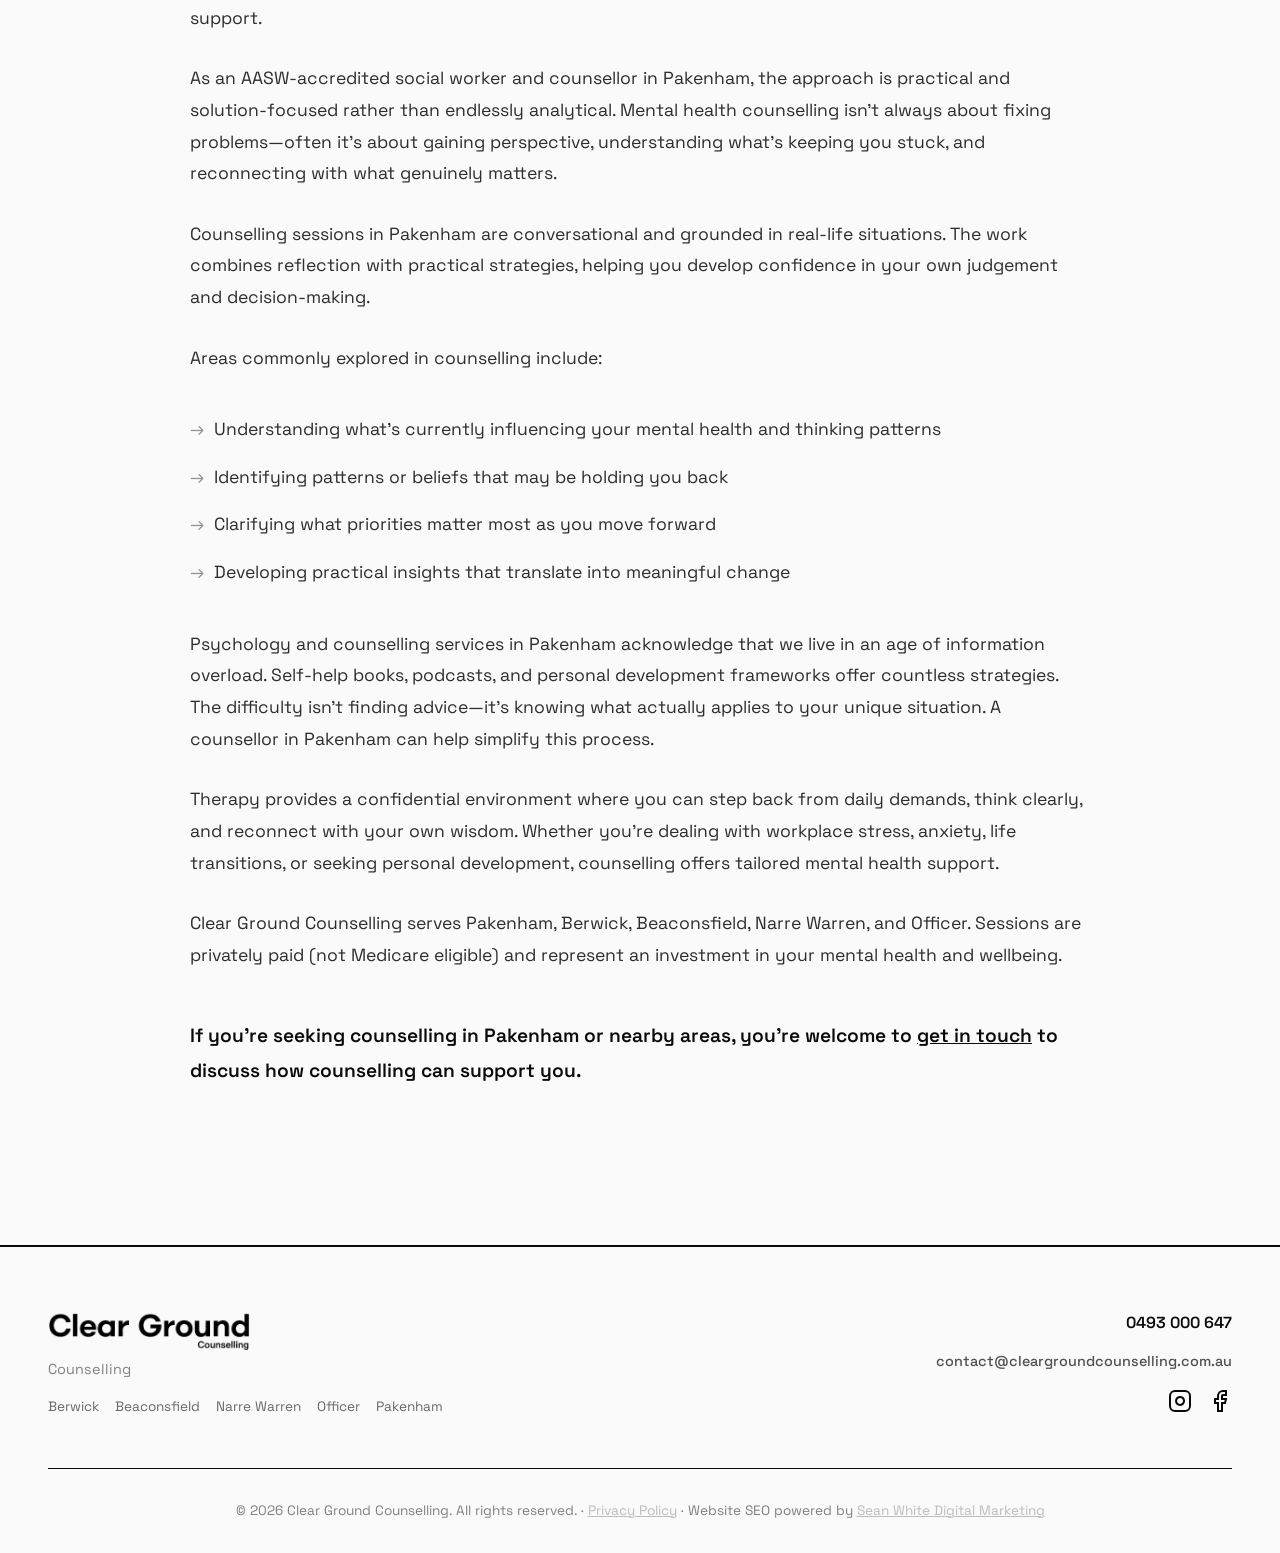
<file: pakenham.html>
<!DOCTYPE html>
<html lang="en">
<head>
    <meta charset="UTF-8">
    <meta name="viewport" content="width=device-width, initial-scale=1.0">
    <meta name="description" content="Looking for a counsellor in Pakenham? Clear Ground Counselling offers professional mental health support, therapy, and counselling services in Pakenham, Victoria. AASW-accredited social worker.">
    <meta name="keywords" content="counselling Pakenham, counsellor Pakenham, psychologist Pakenham, therapy Pakenham, mental health Pakenham, AASW Pakenham, anxiety counselling Pakenham, depression therapy Pakenham">
    
    <meta property="og:title" content="Counselling Pakenham Victoria | Mental Health & Therapy Services">
    <meta property="og:description" content="Professional counselling and mental health support in Pakenham. AASW-accredited counsellor offering therapy for anxiety, stress, and personal growth.">
    <meta property="og:type" content="website">
    <meta property="og:url" content="https://www.cleargroundcounselling.com.au/pakenham.html">
    <meta property="og:image" content="https://www.cleargroundcounselling.com.au/assets/Pakenham.webp">
    
    <link rel="canonical" href="https://www.cleargroundcounselling.com.au/pakenham.html">
    
    <title>Counselling Pakenham | Counsellor & Mental Health Services Victoria</title>
    <link rel="preconnect" href="https://fonts.googleapis.com">
    <link rel="preconnect" href="https://fonts.gstatic.com" crossorigin>
    <link href="https://fonts.googleapis.com/css2?family=Space+Grotesk:wght@300;400;500;600;700&display=swap" rel="stylesheet">
    <link rel="stylesheet" href="styles.css">
</head>
<body>
    <div class="grain"></div>

    <nav class="nav">
        <a href="index.html" class="nav-logo">
            <img src="assets/clear-ground-counselling-logo.webp" alt="Clear Ground Counselling Melbourne Logo" class="nav-logo-img" width="202" height="40">
        </a>
        <button class="mobile-toggle" aria-label="Toggle menu">
            <span></span>
            <span></span>
            <span></span>
        </button>
        <div class="nav-menu">
            <a href="approach.html">Approach</a>
            <a href="about.html">About</a>
            <a href="sessions.html">Sessions</a>
            <a href="thoughts.html">Thoughts</a>
            <a href="contact.html" class="nav-contact">Contact</a>
        </div>
    </nav>

    <main>
        <section class="location-hero">
            <div class="location-hero-content">
                <h1 class="location-h1">Counselling Pakenham</h1>
                <div class="location-questions">
                    <p>Take a moment to imagine the best version of yourself.</p>
                    <p>How familiar does that version feel right now?</p>
                </div>
            </div>
        </section>

        <section class="location-image">
            <img src="assets/Pakenham.webp" alt="Pakenham" class="location-img">
        </section>

        <section class="location-content">
            <div class="location-container">
                <p class="location-intro">If you're looking for a counsellor in Pakenham, Clear Ground Counselling may be able to assist.</p>

                <p>Counselling in Pakenham provides practical mental health support for individuals seeking clarity, personal growth, and forward movement. Whether you're experiencing anxiety, depression, stress, relationship difficulties, or simply feeling disconnected from your sense of direction, professional counselling services can help.</p>

                <p>Many people in Pakenham and the surrounding areas balance significant responsibilities in their professional and personal lives. The pressure to manage everything effectively can create the quiet sense that you should be coping better. This is where therapy and counselling can provide meaningful support.</p>

                <p>As an AASW-accredited social worker and counsellor in Pakenham, the approach is practical and solution-focused rather than endlessly analytical. Mental health counselling isn't always about fixing problems—often it's about gaining perspective, understanding what's keeping you stuck, and reconnecting with what genuinely matters.</p>

                <p>Counselling sessions in Pakenham are conversational and grounded in real-life situations. The work combines reflection with practical strategies, helping you develop confidence in your own judgement and decision-making.</p>

                <p>Areas commonly explored in counselling include:</p>

                <ul class="location-list">
                    <li>Understanding what's currently influencing your mental health and thinking patterns</li>
                    <li>Identifying patterns or beliefs that may be holding you back</li>
                    <li>Clarifying what priorities matter most as you move forward</li>
                    <li>Developing practical insights that translate into meaningful change</li>
                </ul>

                <p>Psychology and counselling services in Pakenham acknowledge that we live in an age of information overload. Self-help books, podcasts, and personal development frameworks offer countless strategies. The difficulty isn't finding advice—it's knowing what actually applies to your unique situation. A counsellor in Pakenham can help simplify this process.</p>

                <p>Therapy provides a confidential environment where you can step back from daily demands, think clearly, and reconnect with your own wisdom. Whether you're dealing with workplace stress, anxiety, life transitions, or seeking personal development, counselling offers tailored mental health support.</p>

                <p>Clear Ground Counselling serves Pakenham, Berwick, Beaconsfield, Narre Warren, and Officer. Sessions are privately paid (not Medicare eligible) and represent an investment in your mental health and wellbeing.</p>

                <p class="location-cta">If you're seeking counselling in Pakenham or nearby areas, you're welcome to <a href="contact.html" class="inline-link">get in touch</a> to discuss how counselling can support you.</p>
            </div>
        </section>
    </main>

    <footer class="footer">
        <div class="footer-content">
            <div class="footer-left">
                <img src="assets/clear-ground-counselling-logo.webp" alt="Clear Ground Counselling Melbourne Logo" class="footer-logo-img" width="202" height="40">
                <p class="footer-subtitle">Counselling</p>
                <div class="footer-locations">
                    <a href="berwick.html">Berwick</a>
                    <a href="beaconsfield.html">Beaconsfield</a>
                    <a href="narre-warren.html">Narre Warren</a>
                    <a href="officer.html">Officer</a>
                    <a href="pakenham.html">Pakenham</a>
                </div>
            </div>
            <div class="footer-right">
                <a href="tel:0493000647" class="footer-phone">0493 000 647</a>
                <a href="mailto:contact@cleargroundcounselling.com.au" class="footer-email">contact@cleargroundcounselling.com.au</a>
                <div class="footer-social">
                    <a href="https://instagram.com/cleargroundcounselling" target="_blank" rel="noopener" aria-label="Instagram">
                        <svg width="24" height="24" viewBox="0 0 24 24" fill="none" stroke="currentColor" stroke-width="2">
                            <rect x="2" y="2" width="20" height="20" rx="5" ry="5"></rect>
                            <path d="M16 11.37A4 4 0 1 1 12.63 8 4 4 0 0 1 16 11.37z"></path>
                            <line x1="17.5" y1="6.5" x2="17.51" y2="6.5"></line>
                        </svg>
                    </a>
                    <a href="https://www.facebook.com/profile.php?id=61579432760251" target="_blank" rel="noopener" aria-label="Facebook">
                        <svg width="24" height="24" viewBox="0 0 24 24" fill="none" stroke="currentColor" stroke-width="2">
                            <path d="M18 2h-3a5 5 0 0 0-5 5v3H7v4h3v8h4v-8h3l1-4h-4V7a1 1 0 0 1 1-1h3z"></path>
                        </svg>
                    </a>
                </div>
            </div>
        </div>
        <div class="footer-bottom">
            <p>&copy; <span id="currentYear"></span> Clear Ground Counselling. All rights reserved. · <a href="privacy.html" class="footer-link">Privacy Policy</a> · Website SEO powered by <a href="https://www.seanw.com.au/" target="_blank" rel="noopener" class="footer-link">Sean White Digital Marketing</a></p>
        </div>
    </footer>

    <script src="script.js"></script>
</body>
</html>
</file>
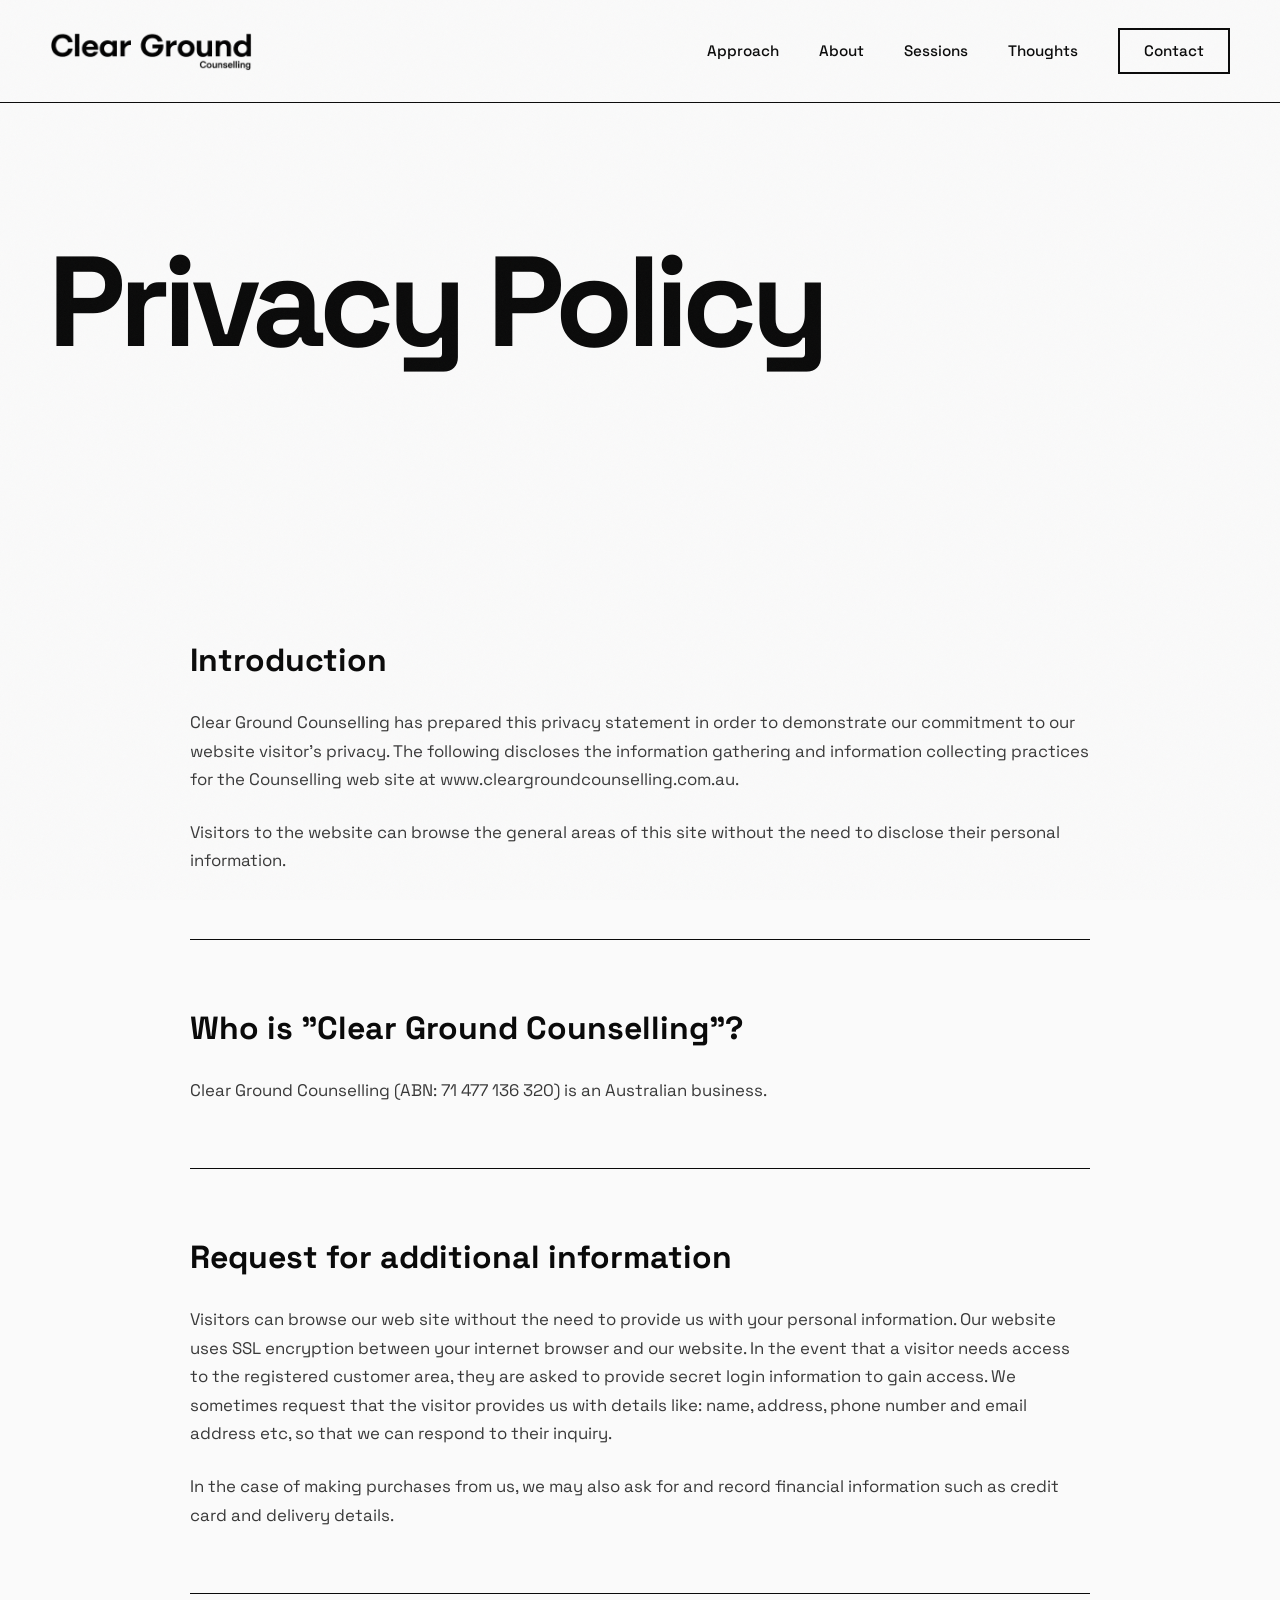
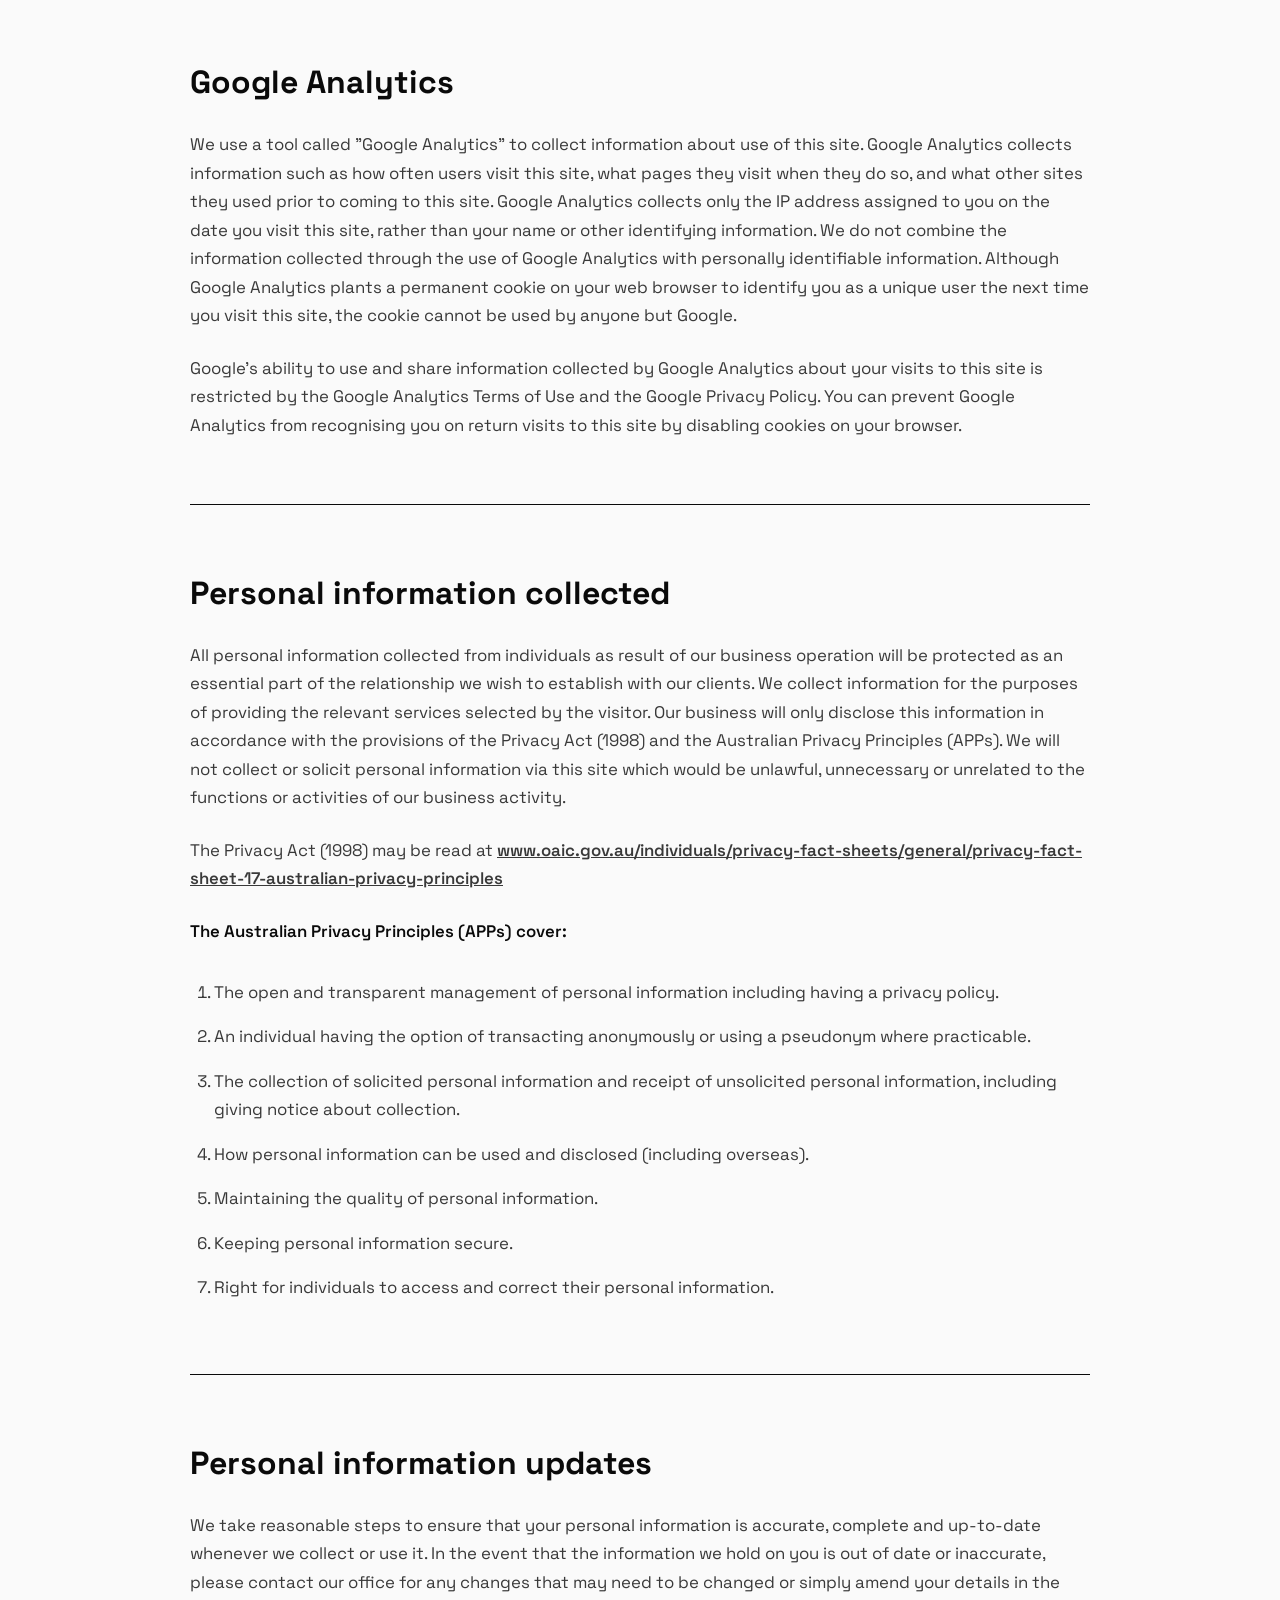
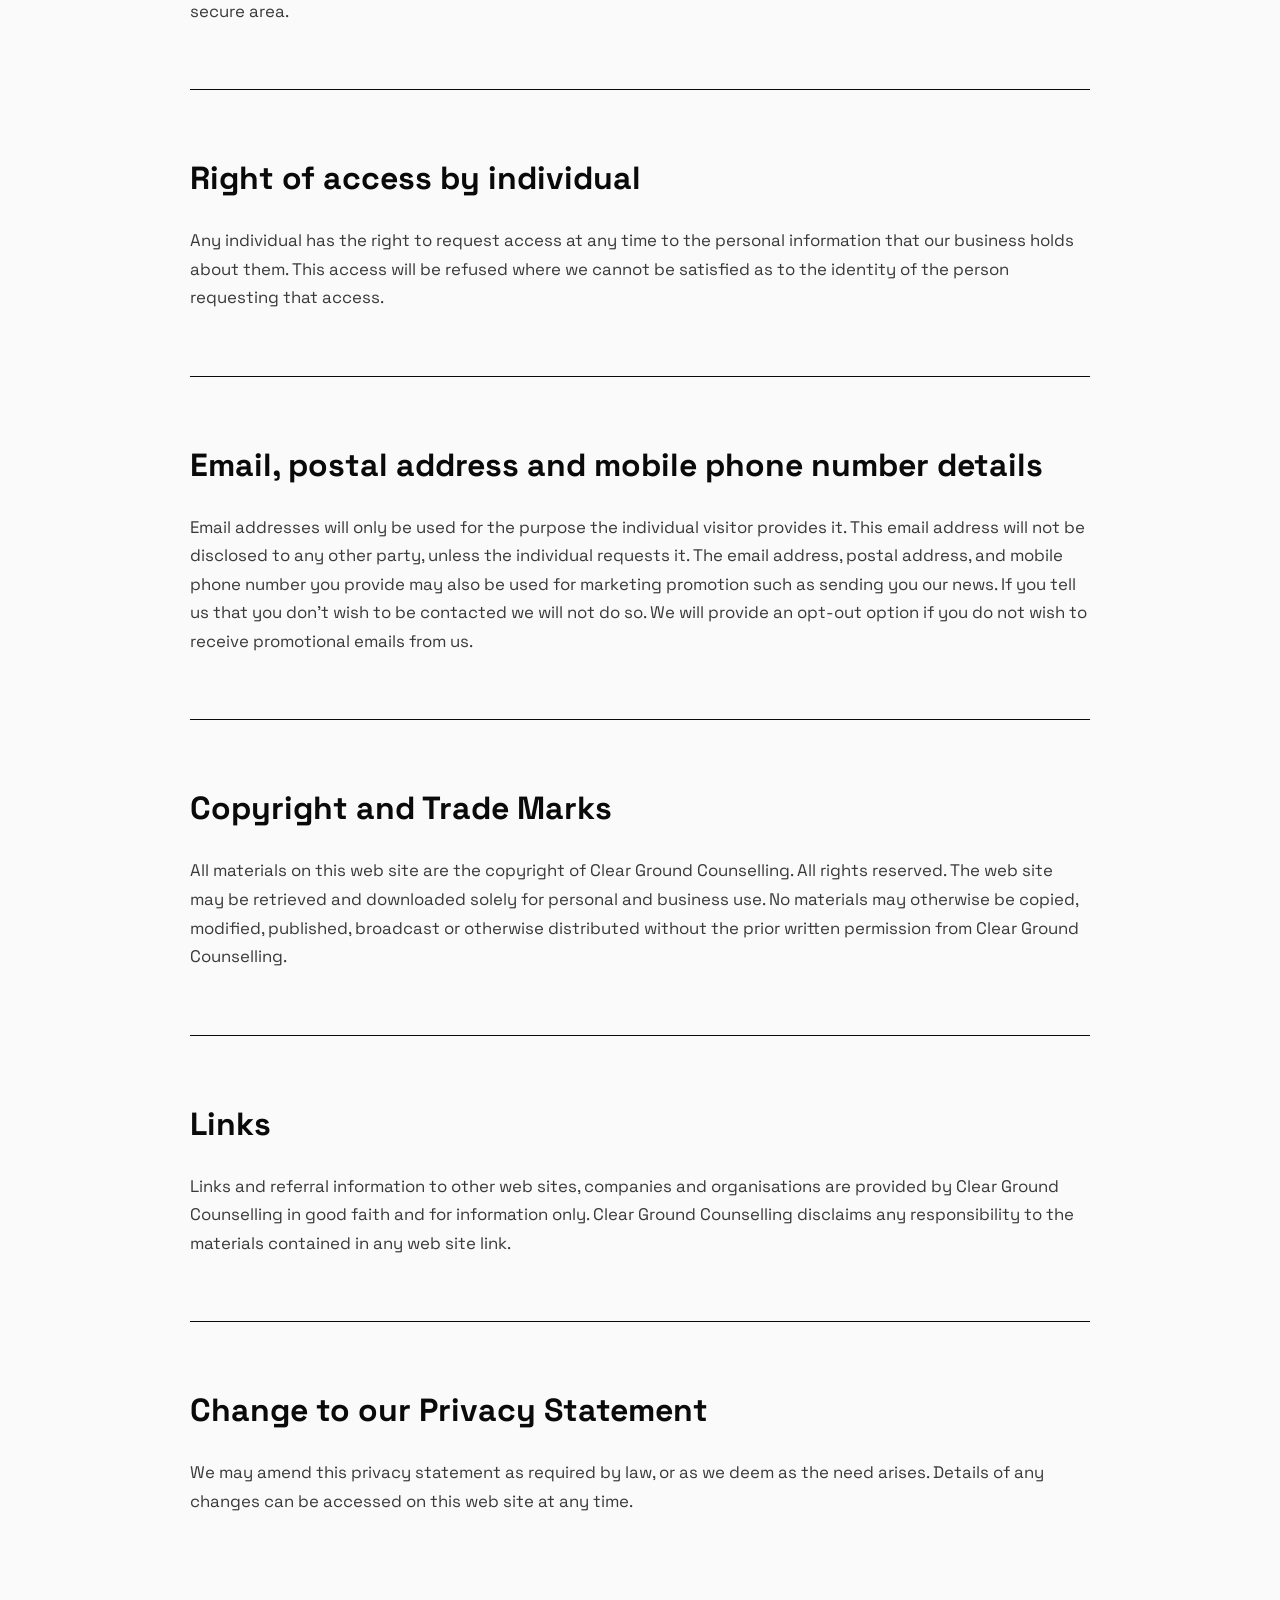
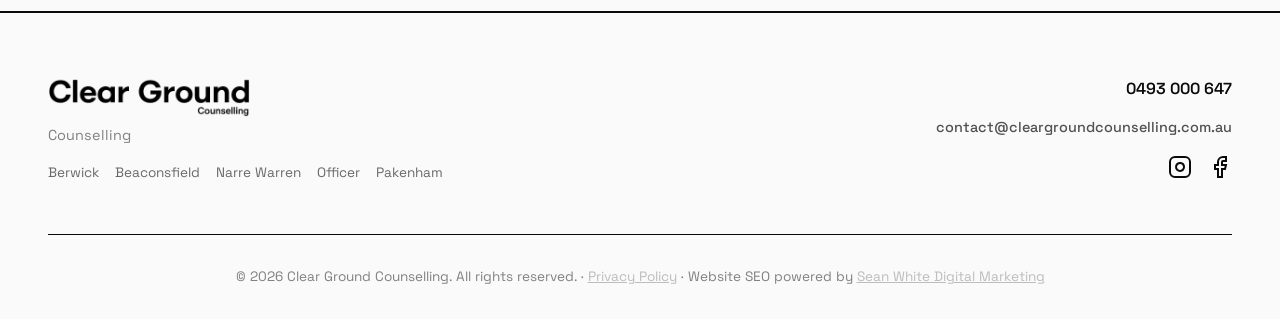
<file: privacy.html>
<!DOCTYPE html>
<html lang="en">
<head>
    <meta charset="UTF-8">
    <meta name="viewport" content="width=device-width, initial-scale=1.0">
    <title>Privacy Policy — Clear Ground</title>
    <link rel="preconnect" href="https://fonts.googleapis.com">
    <link rel="preconnect" href="https://fonts.gstatic.com" crossorigin>
    <link href="https://fonts.googleapis.com/css2?family=Space+Grotesk:wght@300;400;500;600;700&display=swap" rel="stylesheet">
    <link rel="stylesheet" href="styles.css">
</head>
<body>
    <div class="grain"></div>

    <nav class="nav">
        <a href="index.html" class="nav-logo">
            <img src="assets/clear-ground-counselling-logo.webp" alt="Clear Ground Counselling Melbourne Logo" class="nav-logo-img" width="202" height="40">
        </a>
        <button class="mobile-toggle" aria-label="Toggle menu">
            <span></span>
            <span></span>
            <span></span>
        </button>
        <div class="nav-menu">
            <a href="approach.html">Approach</a>
            <a href="about.html">About</a>
            <a href="sessions.html">Sessions</a>
            <a href="thoughts.html">Thoughts</a>
            <a href="contact.html" class="nav-contact">Contact</a>
        </div>
    </nav>

    <main>
        <section class="page-hero">
            <h1 class="page-h1">Privacy Policy</h1>
        </section>

        <section class="privacy-content">
            <div class="privacy-container">
                <div class="privacy-section">
                    <h2>Introduction</h2>
                    <p>Clear Ground Counselling has prepared this privacy statement in order to demonstrate our commitment to our website visitor's privacy. The following discloses the information gathering and information collecting practices for the Counselling web site at www.cleargroundcounselling.com.au.</p>
                    <p>Visitors to the website can browse the general areas of this site without the need to disclose their personal information.</p>
                </div>

                <div class="privacy-section">
                    <h2>Who is "Clear Ground Counselling"?</h2>
                    <p>Clear Ground Counselling (ABN: 71 477 136 320) is an Australian business.</p>
                </div>

                <div class="privacy-section">
                    <h2>Request for additional information</h2>
                    <p>Visitors can browse our web site without the need to provide us with your personal information. Our website uses SSL encryption between your internet browser and our website. In the event that a visitor needs access to the registered customer area, they are asked to provide secret login information to gain access. We sometimes request that the visitor provides us with details like: name, address, phone number and email address etc, so that we can respond to their inquiry.</p>
                    <p>In the case of making purchases from us, we may also ask for and record financial information such as credit card and delivery details.</p>
                </div>

                <div class="privacy-section">
                    <h2>Google Analytics</h2>
                    <p>We use a tool called "Google Analytics" to collect information about use of this site. Google Analytics collects information such as how often users visit this site, what pages they visit when they do so, and what other sites they used prior to coming to this site. Google Analytics collects only the IP address assigned to you on the date you visit this site, rather than your name or other identifying information. We do not combine the information collected through the use of Google Analytics with personally identifiable information. Although Google Analytics plants a permanent cookie on your web browser to identify you as a unique user the next time you visit this site, the cookie cannot be used by anyone but Google.</p>
                    <p>Google's ability to use and share information collected by Google Analytics about your visits to this site is restricted by the Google Analytics Terms of Use and the Google Privacy Policy. You can prevent Google Analytics from recognising you on return visits to this site by disabling cookies on your browser.</p>
                </div>

                <div class="privacy-section">
                    <h2>Personal information collected</h2>
                    <p>All personal information collected from individuals as result of our business operation will be protected as an essential part of the relationship we wish to establish with our clients. We collect information for the purposes of providing the relevant services selected by the visitor. Our business will only disclose this information in accordance with the provisions of the Privacy Act (1998) and the Australian Privacy Principles (APPs). We will not collect or solicit personal information via this site which would be unlawful, unnecessary or unrelated to the functions or activities of our business activity.</p>
                    <p>The Privacy Act (1998) may be read at <a href="https://www.oaic.gov.au/individuals/privacy-fact-sheets/general/privacy-fact-sheet-17-australian-privacy-principles" target="_blank" rel="noopener" class="inline-link">www.oaic.gov.au/individuals/privacy-fact-sheets/general/privacy-fact-sheet-17-australian-privacy-principles</a></p>
                    <p class="privacy-intro">The Australian Privacy Principles (APPs) cover:</p>
                    <ol class="privacy-list">
                        <li>The open and transparent management of personal information including having a privacy policy.</li>
                        <li>An individual having the option of transacting anonymously or using a pseudonym where practicable.</li>
                        <li>The collection of solicited personal information and receipt of unsolicited personal information, including giving notice about collection.</li>
                        <li>How personal information can be used and disclosed (including overseas).</li>
                        <li>Maintaining the quality of personal information.</li>
                        <li>Keeping personal information secure.</li>
                        <li>Right for individuals to access and correct their personal information.</li>
                    </ol>
                </div>

                <div class="privacy-section">
                    <h2>Personal information updates</h2>
                    <p>We take reasonable steps to ensure that your personal information is accurate, complete and up-to-date whenever we collect or use it. In the event that the information we hold on you is out of date or inaccurate, please contact our office for any changes that may need to be changed or simply amend your details in the secure area.</p>
                </div>

                <div class="privacy-section">
                    <h2>Right of access by individual</h2>
                    <p>Any individual has the right to request access at any time to the personal information that our business holds about them. This access will be refused where we cannot be satisfied as to the identity of the person requesting that access.</p>
                </div>

                <div class="privacy-section">
                    <h2>Email, postal address and mobile phone number details</h2>
                    <p>Email addresses will only be used for the purpose the individual visitor provides it. This email address will not be disclosed to any other party, unless the individual requests it. The email address, postal address, and mobile phone number you provide may also be used for marketing promotion such as sending you our news. If you tell us that you don't wish to be contacted we will not do so. We will provide an opt-out option if you do not wish to receive promotional emails from us.</p>
                </div>

                <div class="privacy-section">
                    <h2>Copyright and Trade Marks</h2>
                    <p>All materials on this web site are the copyright of Clear Ground Counselling. All rights reserved. The web site may be retrieved and downloaded solely for personal and business use. No materials may otherwise be copied, modified, published, broadcast or otherwise distributed without the prior written permission from Clear Ground Counselling.</p>
                </div>

                <div class="privacy-section">
                    <h2>Links</h2>
                    <p>Links and referral information to other web sites, companies and organisations are provided by Clear Ground Counselling in good faith and for information only. Clear Ground Counselling disclaims any responsibility to the materials contained in any web site link.</p>
                </div>

                <div class="privacy-section">
                    <h2>Change to our Privacy Statement</h2>
                    <p>We may amend this privacy statement as required by law, or as we deem as the need arises. Details of any changes can be accessed on this web site at any time.</p>
                </div>
            </div>
        </section>
    </main>

    <footer class="footer">
        <div class="footer-content">
            <div class="footer-left">
                <img src="assets/clear-ground-counselling-logo.webp" alt="Clear Ground Counselling Melbourne Logo" class="footer-logo-img" width="202" height="40">
                <p class="footer-subtitle">Counselling</p>
                <div class="footer-locations">
                    <a href="berwick.html">Berwick</a>
                    <a href="beaconsfield.html">Beaconsfield</a>
                    <a href="narre-warren.html">Narre Warren</a>
                    <a href="officer.html">Officer</a>
                    <a href="pakenham.html">Pakenham</a>
                </div>
            </div>
            <div class="footer-right">
                <a href="tel:0493000647" class="footer-phone">0493 000 647</a>
                <a href="mailto:contact@cleargroundcounselling.com.au" class="footer-email">contact@cleargroundcounselling.com.au</a>
                <div class="footer-social">
                    <a href="https://instagram.com/cleargroundcounselling" target="_blank" rel="noopener" aria-label="Instagram">
                        <svg width="24" height="24" viewBox="0 0 24 24" fill="none" stroke="currentColor" stroke-width="2">
                            <rect x="2" y="2" width="20" height="20" rx="5" ry="5"></rect>
                            <path d="M16 11.37A4 4 0 1 1 12.63 8 4 4 0 0 1 16 11.37z"></path>
                            <line x1="17.5" y1="6.5" x2="17.51" y2="6.5"></line>
                        </svg>
                    </a>
                    <a href="https://www.facebook.com/profile.php?id=61579432760251" target="_blank" rel="noopener" aria-label="Facebook">
                        <svg width="24" height="24" viewBox="0 0 24 24" fill="none" stroke="currentColor" stroke-width="2">
                            <path d="M18 2h-3a5 5 0 0 0-5 5v3H7v4h3v8h4v-8h3l1-4h-4V7a1 1 0 0 1 1-1h3z"></path>
                        </svg>
                    </a>
                </div>
            </div>
        </div>
        <div class="footer-bottom">
            <p>&copy; <span id="currentYear"></span> Clear Ground Counselling. All rights reserved. · <a href="privacy.html" class="footer-link">Privacy Policy</a> · Website SEO powered by <a href="https://www.seanw.com.au/" target="_blank" rel="noopener" class="footer-link">Sean White Digital Marketing</a></p>
        </div>
    </footer>

    <script src="script.js"></script>
</body>
</html>
</file>
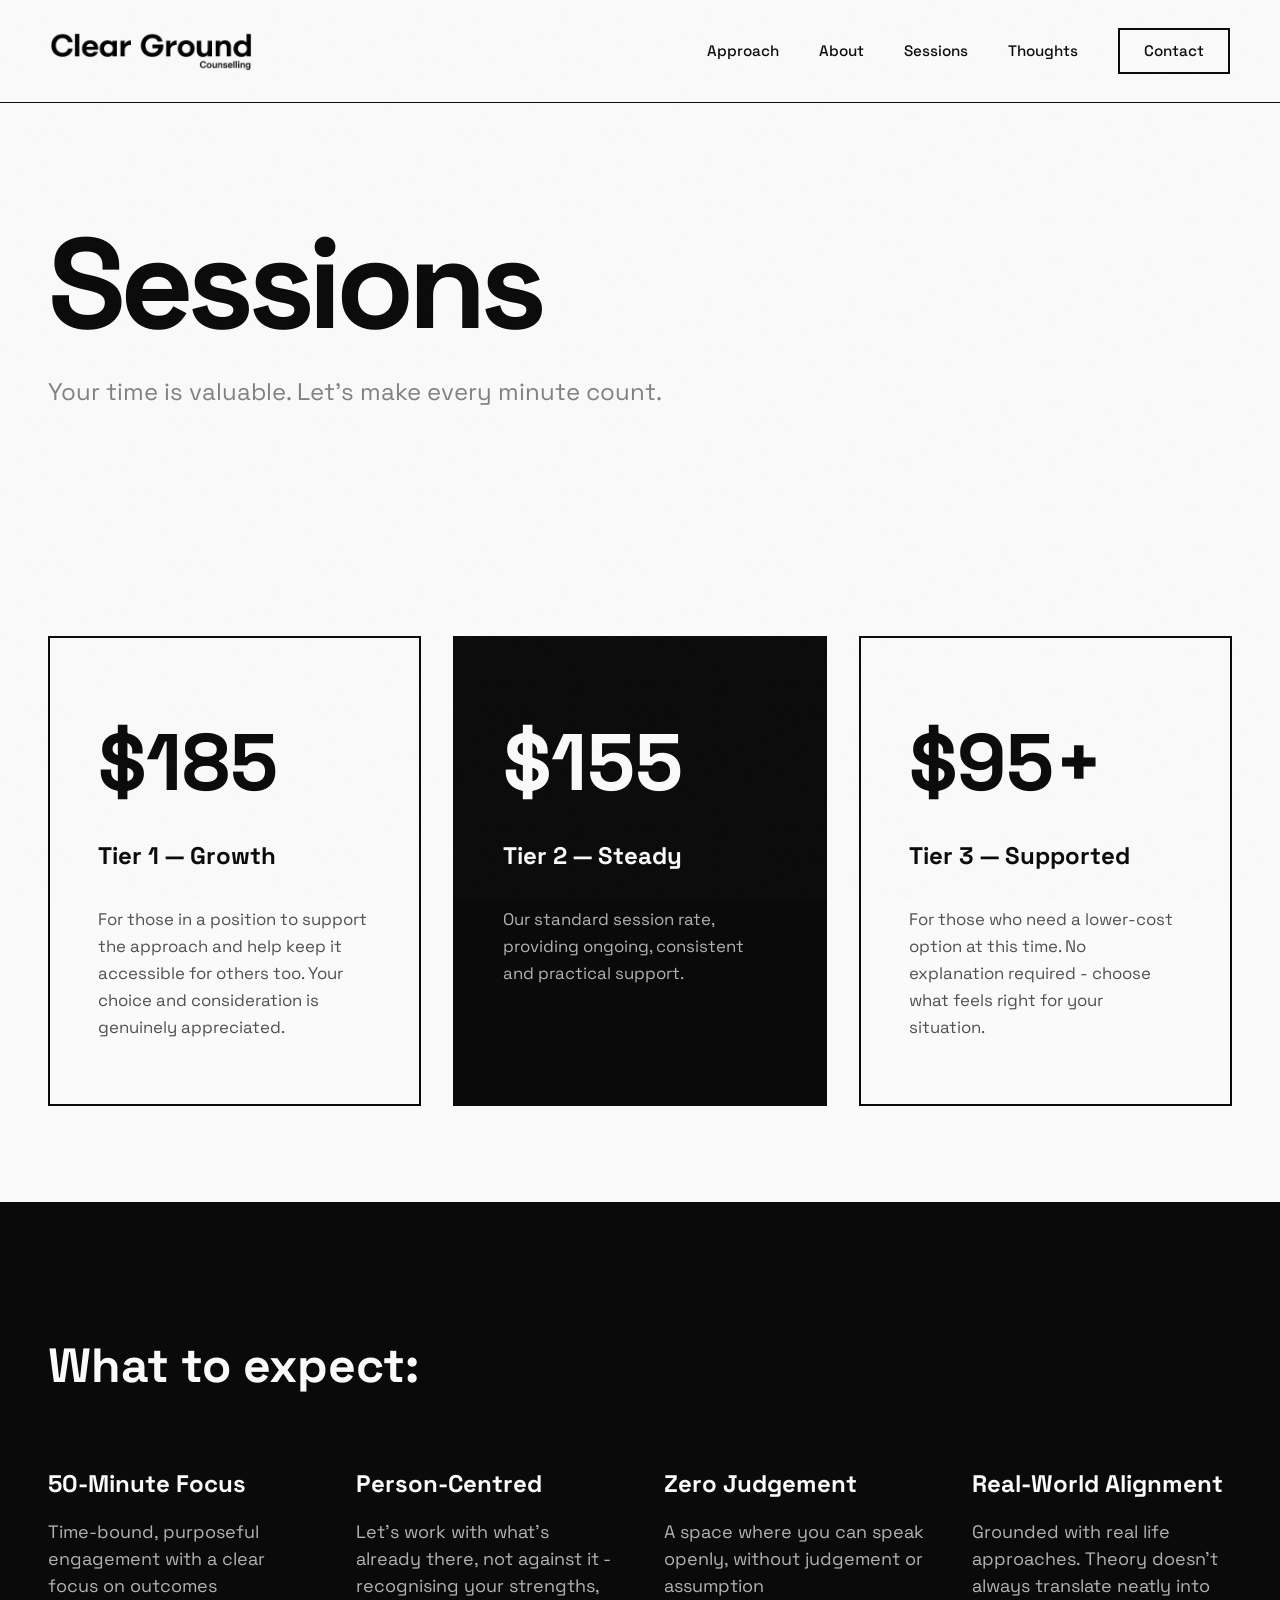
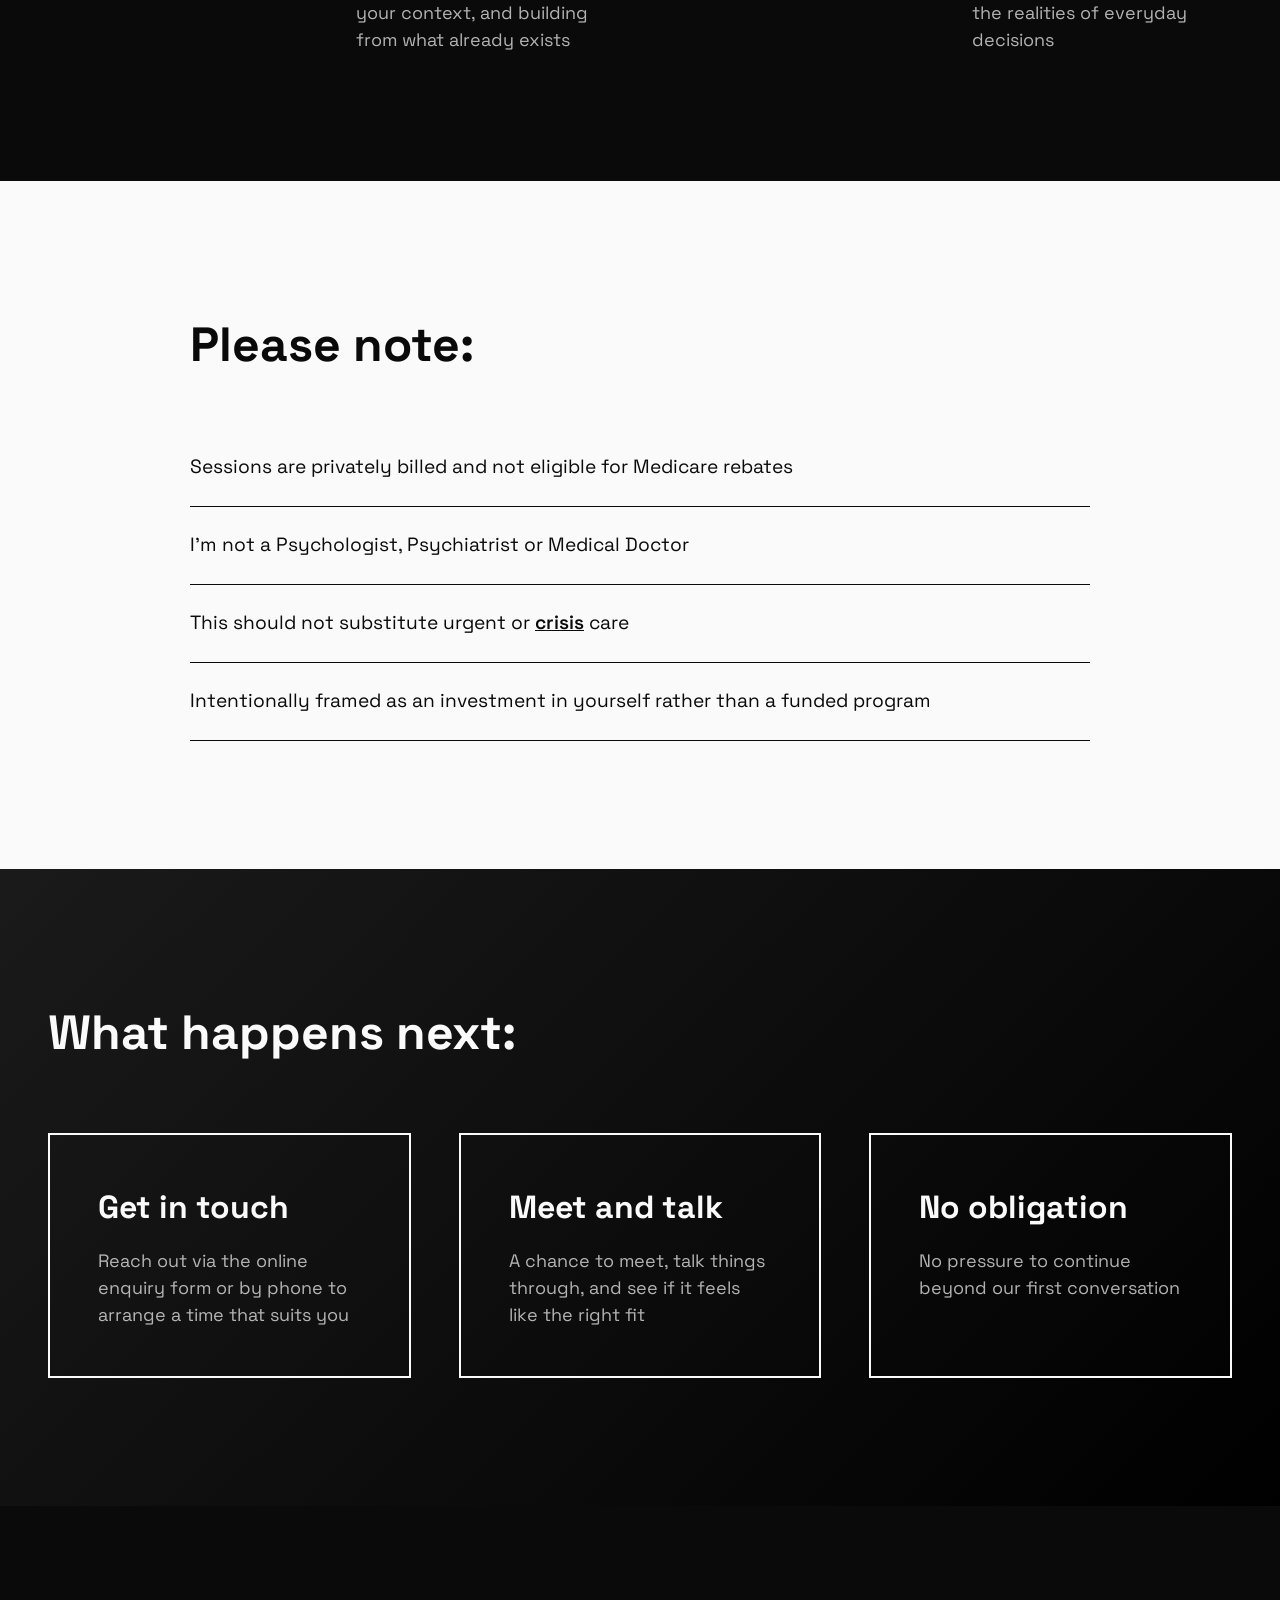
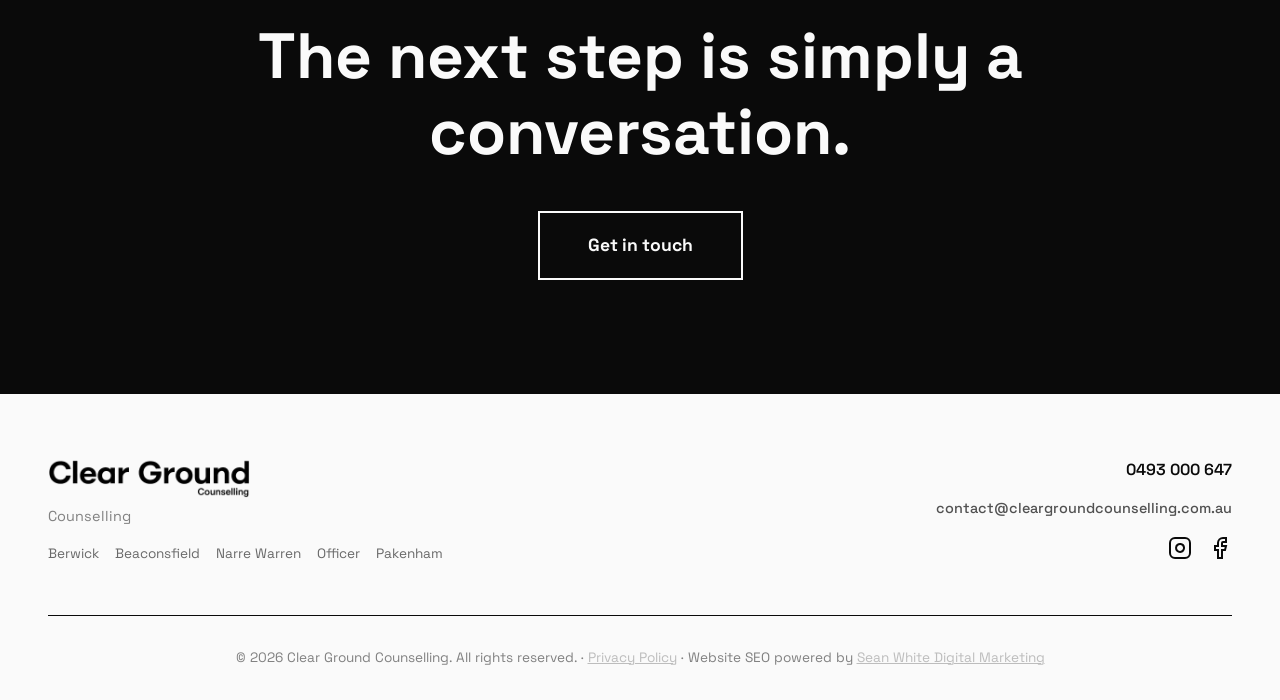
<file: sessions.html>
<!DOCTYPE html>
<html lang="en">
<head>
    <meta charset="UTF-8">
    <meta name="viewport" content="width=device-width, initial-scale=1.0">
    <meta name="description" content="Counselling sessions and pricing. 50-minute person-centred sessions in Berwick, Victoria. Three pricing tiers: Growth ($165), Steady ($125), Supported ($95+).">
    <meta name="keywords" content="counselling sessions Melbourne, counselling pricing, counselling fees Berwick, affordable counselling Melbourne">
    
    <meta property="og:title" content="Sessions & Pricing — Clear Ground Counselling">
    <meta property="og:description" content="50-minute person-centred counselling sessions. Three pricing tiers to suit your situation.">
    <meta property="og:type" content="website">
    <meta property="og:url" content="https://www.cleargroundcounselling.com.au/sessions.html">
    
    <link rel="canonical" href="https://www.cleargroundcounselling.com.au/sessions.html">
    
    <title>Sessions & Pricing — Clear Ground Counselling Melbourne</title>
    <link rel="preconnect" href="https://fonts.googleapis.com">
    <link rel="preconnect" href="https://fonts.gstatic.com" crossorigin>
    <link href="https://fonts.googleapis.com/css2?family=Space+Grotesk:wght@300;400;500;600;700&display=swap" rel="stylesheet">
    <link rel="stylesheet" href="styles.css">
</head>
<body>
    <div class="grain"></div>

    <nav class="nav">
        <a href="index.html" class="nav-logo">
            <img src="assets/clear-ground-counselling-logo.webp" alt="Clear Ground Counselling Melbourne Logo" class="nav-logo-img" width="202" height="40">
        </a>
        <button class="mobile-toggle" aria-label="Toggle menu">
            <span></span>
            <span></span>
            <span></span>
        </button>
        <div class="nav-menu">
            <a href="approach.html">Approach</a>
            <a href="about.html">About</a>
            <a href="sessions.html">Sessions</a>
            <a href="thoughts.html">Thoughts</a>
            <a href="contact.html" class="nav-contact">Contact</a>
        </div>
    </nav>

    <main>
        <section class="page-hero">
            <h1 class="page-h1">Sessions</h1>
            <p class="page-sub">Your time is valuable. Let's make every minute count.</p>
        </section>

        <section class="pricing-full">
            <div class="pricing-full-grid">
                <div class="pricing-full-card">
                    <div class="pricing-full-price">$185</div>
                    <div class="pricing-full-name">Tier 1 — Growth</div>
                    <p>For those in a position to support the approach and help keep it accessible for others too. Your choice and consideration is genuinely appreciated.</p>
                </div>
                <div class="pricing-full-card pricing-full-featured">
                    <div class="pricing-full-price">$155</div>
                    <div class="pricing-full-name">Tier 2 — Steady</div>
                    <p>Our standard session rate, providing ongoing, consistent and practical support.</p>
                </div>
                <div class="pricing-full-card">
                    <div class="pricing-full-price">$95+</div>
                    <div class="pricing-full-name">Tier 3 — Supported</div>
                    <p>For those who need a lower-cost option at this time. No explanation required - choose what feels right for your situation.</p>
                </div>
            </div>
        </section>

        <section class="session-details">
            <div class="session-details-container">
                <h2>What to expect:</h2>
                <div class="session-details-grid">
                    <div class="session-detail-item">
                        <h3>50-Minute Focus</h3>
                        <p>Time-bound, purposeful engagement with a clear focus on outcomes</p>
                    </div>
                    <div class="session-detail-item">
                        <h3>Person-Centred</h3>
                        <p>Let's work with what's already there, not against it - recognising your strengths, your context, and building from what already exists</p>
                    </div>
                    <div class="session-detail-item">
                        <h3>Zero Judgement</h3>
                        <p>A space where you can speak openly, without judgement or assumption</p>
                    </div>
                    <div class="session-detail-item">
                        <h3>Real-World Alignment</h3>
                        <p>Grounded with real life approaches. Theory doesn't always translate neatly into the realities of everyday decisions</p>
                    </div>
                </div>
            </div>
        </section>

        <section class="important-info">
            <div class="important-info-content">
                <h2>Please note:</h2>
                <ul class="important-list">
                    <li>Sessions are privately billed and not eligible for Medicare rebates</li>
                    <li>I'm not a Psychologist, Psychiatrist or Medical Doctor</li>
                    <li>This should not substitute urgent or <a href="crisis.html" class="inline-link">crisis</a> care</li>
                    <li>Intentionally framed as an investment in yourself rather than a funded program</li>
                </ul>
            </div>
        </section>

        <section class="process-section">
            <div class="process-container">
                <h2>What happens next:</h2>
                <div class="process-steps">
                    <div class="process-step">
                        <h3>Get in touch</h3>
                        <p>Reach out via the online enquiry form or by phone to arrange a time that suits you</p>
                    </div>
                    <div class="process-step">
                        <h3>Meet and talk</h3>
                        <p>A chance to meet, talk things through, and see if it feels like the right fit</p>
                    </div>
                    <div class="process-step">
                        <h3>No obligation</h3>
                        <p>No pressure to continue beyond our first conversation</p>
                    </div>
                </div>
            </div>
        </section>

        <section class="cta-final">
            <div class="cta-content">
                <h2>The next step is simply a conversation.</h2>
                <a href="contact.html" class="cta-big">Get in touch</a>
            </div>
        </section>
    </main>

    <footer class="footer">
        <div class="footer-content">
            <div class="footer-left">
                <img src="assets/clear-ground-counselling-logo.webp" alt="Clear Ground Counselling Melbourne Logo" class="footer-logo-img" width="202" height="40">
                <p class="footer-subtitle">Counselling</p>
                <div class="footer-locations">
                    <a href="berwick.html">Berwick</a>
                    <a href="beaconsfield.html">Beaconsfield</a>
                    <a href="narre-warren.html">Narre Warren</a>
                    <a href="officer.html">Officer</a>
                    <a href="pakenham.html">Pakenham</a>
                </div>
            </div>
            <div class="footer-right">
                <a href="tel:0493000647" class="footer-phone">0493 000 647</a>
                <a href="mailto:contact@cleargroundcounselling.com.au" class="footer-email">contact@cleargroundcounselling.com.au</a>
                <div class="footer-social">
                    <a href="https://instagram.com/cleargroundcounselling" target="_blank" rel="noopener" aria-label="Instagram">
                        <svg width="24" height="24" viewBox="0 0 24 24" fill="none" stroke="currentColor" stroke-width="2">
                            <rect x="2" y="2" width="20" height="20" rx="5" ry="5"></rect>
                            <path d="M16 11.37A4 4 0 1 1 12.63 8 4 4 0 0 1 16 11.37z"></path>
                            <line x1="17.5" y1="6.5" x2="17.51" y2="6.5"></line>
                        </svg>
                    </a>
                    <a href="https://www.facebook.com/profile.php?id=61579432760251" target="_blank" rel="noopener" aria-label="Facebook">
                        <svg width="24" height="24" viewBox="0 0 24 24" fill="none" stroke="currentColor" stroke-width="2">
                            <path d="M18 2h-3a5 5 0 0 0-5 5v3H7v4h3v8h4v-8h3l1-4h-4V7a1 1 0 0 1 1-1h3z"></path>
                        </svg>
                    </a>
                </div>
            </div>
        </div>
        <div class="footer-bottom">
            <p>&copy; <span id="currentYear"></span> Clear Ground Counselling. All rights reserved. · <a href="privacy.html" class="footer-link">Privacy Policy</a> · Website SEO powered by <a href="https://www.seanw.com.au/" target="_blank" rel="noopener" class="footer-link">Sean White Digital Marketing</a></p>
        </div>
    </footer>

    <script src="script.js"></script>
</body>
</html>
</file>
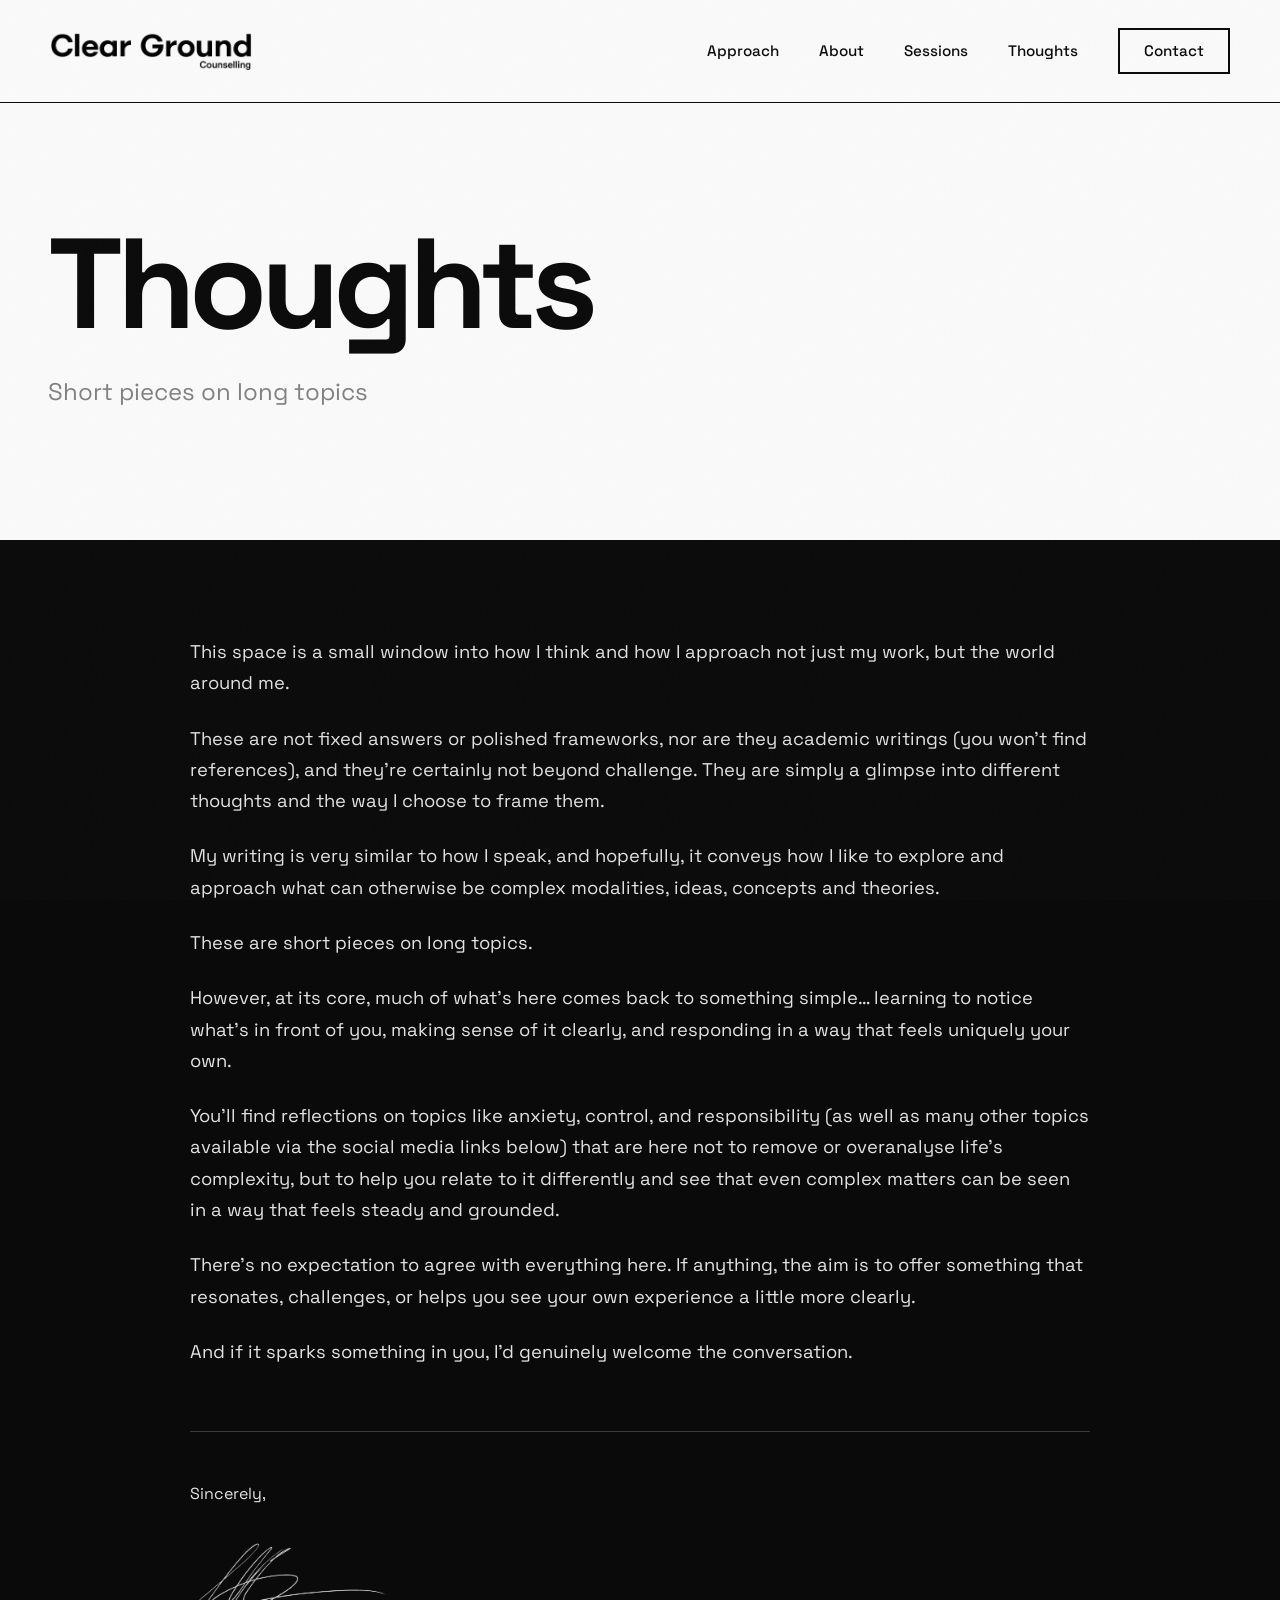
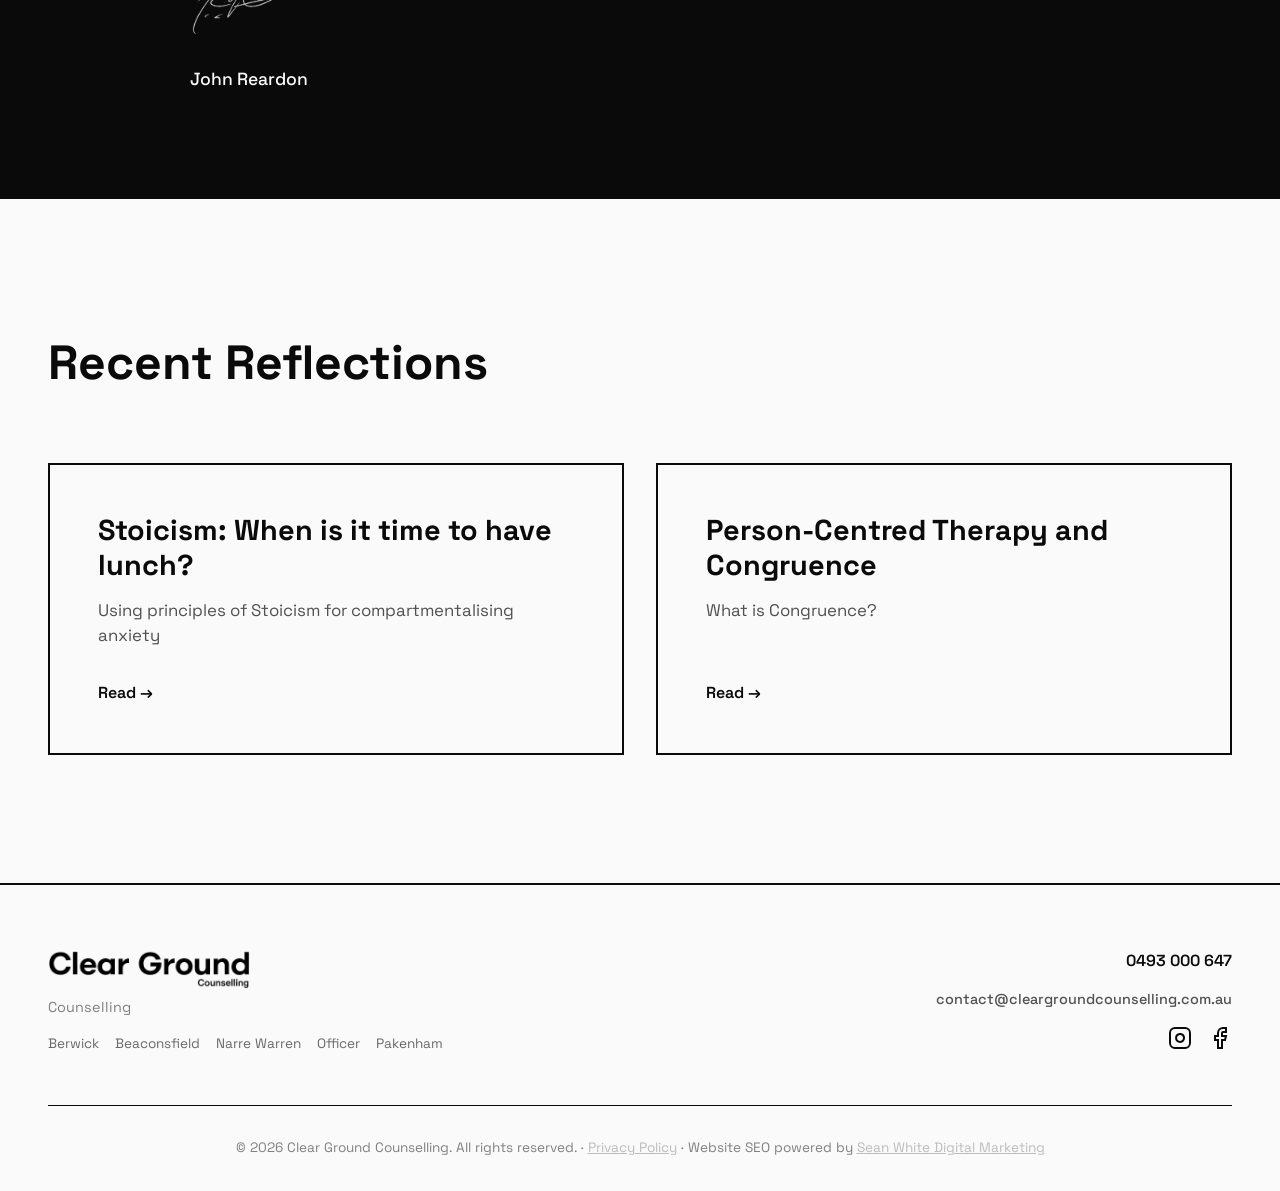
<file: thoughts.html>
<!DOCTYPE html>
<html lang="en">
<head>
    <meta charset="UTF-8">
    <meta name="viewport" content="width=device-width, initial-scale=1.0">
    <meta name="description" content="Thoughts and reflections on counselling, philosophy, and mental health by John Reardon, AASW-accredited counsellor at Clear Ground Counselling, Melbourne.">
    <meta name="keywords" content="counselling thoughts, mental health reflections, stoicism, person-centred therapy, anxiety, John Reardon counsellor">
    
    <meta property="og:title" content="Thoughts — Clear Ground Counselling">
    <meta property="og:description" content="Reflections on counselling, philosophy, and mental health. Short pieces on long topics.">
    <meta property="og:type" content="website">
    <meta property="og:url" content="https://www.cleargroundcounselling.com.au/thoughts.html">
    
    <link rel="canonical" href="https://www.cleargroundcounselling.com.au/thoughts.html">
    
    <title>Thoughts | Clear Ground Counselling Melbourne</title>
    <link rel="preconnect" href="https://fonts.googleapis.com">
    <link rel="preconnect" href="https://fonts.gstatic.com" crossorigin>
    <link href="https://fonts.googleapis.com/css2?family=Space+Grotesk:wght@300;400;500;600;700&display=swap" rel="stylesheet" media="print" onload="this.media='all'">
    <noscript><link href="https://fonts.googleapis.com/css2?family=Space+Grotesk:wght@300;400;500;600;700&display=swap" rel="stylesheet"></noscript>
    <link rel="stylesheet" href="styles.css">
</head>
<body>
    <div class="grain"></div>

    <nav class="nav">
        <a href="index.html" class="nav-logo">
            <img src="assets/clear-ground-counselling-logo.webp" alt="Clear Ground Counselling Melbourne Logo" class="nav-logo-img" width="202" height="40">
        </a>
        <button class="mobile-toggle" aria-label="Toggle menu">
            <span></span>
            <span></span>
            <span></span>
        </button>
        <div class="nav-menu">
            <a href="approach.html">Approach</a>
            <a href="about.html">About</a>
            <a href="sessions.html">Sessions</a>
            <a href="thoughts.html">Thoughts</a>
            <a href="contact.html" class="nav-contact">Contact</a>
        </div>
    </nav>

    <main>
        <section class="page-hero">
            <h1 class="page-h1">Thoughts</h1>
            <p class="page-sub">Short pieces on long topics</p>
        </section>

        <section class="thoughts-intro">
            <div class="thoughts-intro-container">
                <p>This space is a small window into how I think and how I approach not just my work, but the world around me.</p>
                
                <p>These are not fixed answers or polished frameworks, nor are they academic writings (you won't find references), and they're certainly not beyond challenge. They are simply a glimpse into different thoughts and the way I choose to frame them.</p>
                
                <p>My writing is very similar to how I speak, and hopefully, it conveys how I like to explore and approach what can otherwise be complex modalities, ideas, concepts and theories.</p>
                
                <p>These are short pieces on long topics.</p>
                
                <p>However, at its core, much of what's here comes back to something simple… learning to notice what's in front of you, making sense of it clearly, and responding in a way that feels uniquely your own.</p>
                
                <p>You'll find reflections on topics like anxiety, control, and responsibility (as well as many other topics available via the social media links below) that are here not to remove or overanalyse life's complexity, but to help you relate to it differently and see that even complex matters can be seen in a way that feels steady and grounded.</p>
                
                <p>There's no expectation to agree with everything here. If anything, the aim is to offer something that resonates, challenges, or helps you see your own experience a little more clearly.</p>
                
                <p>And if it sparks something in you, I'd genuinely welcome the conversation.</p>
                
                <div class="thoughts-signature">
                    <p>Sincerely,</p>
                    <img src="assets/john-reardon-signature.webp" alt="John Reardon signature" class="signature-img">
                    <p class="signature-name">John Reardon</p>
                </div>
            </div>
        </section>

        <section class="thoughts-list">
            <div class="thoughts-list-container">
                <h2>Recent Reflections</h2>
                
                <div class="thought-cards">
                    <a href="thoughts/stoicism-anxiety.html" class="thought-card">
                        <h3>Stoicism: When is it time to have lunch?</h3>
                        <p class="thought-excerpt">Using principles of Stoicism for compartmentalising anxiety</p>
                        <span class="thought-read">Read →</span>
                    </a>

                    <a href="thoughts/congruence.html" class="thought-card">
                        <h3>Person-Centred Therapy and Congruence</h3>
                        <p class="thought-excerpt">What is Congruence?</p>
                        <span class="thought-read">Read →</span>
                    </a>
                </div>
            </div>
        </section>
    </main>

    <footer class="footer">
        <div class="footer-content">
            <div class="footer-left">
                <img src="assets/clear-ground-counselling-logo.webp" alt="Clear Ground Counselling Melbourne Logo" class="footer-logo-img" width="202" height="40">
                <p class="footer-subtitle">Counselling</p>
                <div class="footer-locations">
                    <a href="berwick.html">Berwick</a>
                    <a href="beaconsfield.html">Beaconsfield</a>
                    <a href="narre-warren.html">Narre Warren</a>
                    <a href="officer.html">Officer</a>
                    <a href="pakenham.html">Pakenham</a>
                </div>
            </div>
            <div class="footer-right">
                <a href="tel:0493000647" class="footer-phone">0493 000 647</a>
                <a href="mailto:contact@cleargroundcounselling.com.au" class="footer-email">contact@cleargroundcounselling.com.au</a>
                <div class="footer-social">
                    <a href="https://instagram.com/cleargroundcounselling" target="_blank" rel="noopener" aria-label="Instagram">
                        <svg width="24" height="24" viewBox="0 0 24 24" fill="none" stroke="currentColor" stroke-width="2">
                            <rect x="2" y="2" width="20" height="20" rx="5" ry="5"></rect>
                            <path d="M16 11.37A4 4 0 1 1 12.63 8 4 4 0 0 1 16 11.37z"></path>
                            <line x1="17.5" y1="6.5" x2="17.51" y2="6.5"></line>
                        </svg>
                    </a>
                    <a href="https://www.facebook.com/profile.php?id=61579432760251" target="_blank" rel="noopener" aria-label="Facebook">
                        <svg width="24" height="24" viewBox="0 0 24 24" fill="none" stroke="currentColor" stroke-width="2">
                            <path d="M18 2h-3a5 5 0 0 0-5 5v3H7v4h3v8h4v-8h3l1-4h-4V7a1 1 0 0 1 1-1h3z"></path>
                        </svg>
                    </a>
                </div>
            </div>
        </div>
        <div class="footer-bottom">
            <p>&copy; <span id="currentYear"></span> Clear Ground Counselling. All rights reserved. · <a href="privacy.html" class="footer-link">Privacy Policy</a> · Website SEO powered by <a href="https://www.seanw.com.au/" target="_blank" rel="noopener" class="footer-link">Sean White Digital Marketing</a></p>
        </div>
    </footer>

    <script src="script.js"></script>
</body>
</html>
</file>
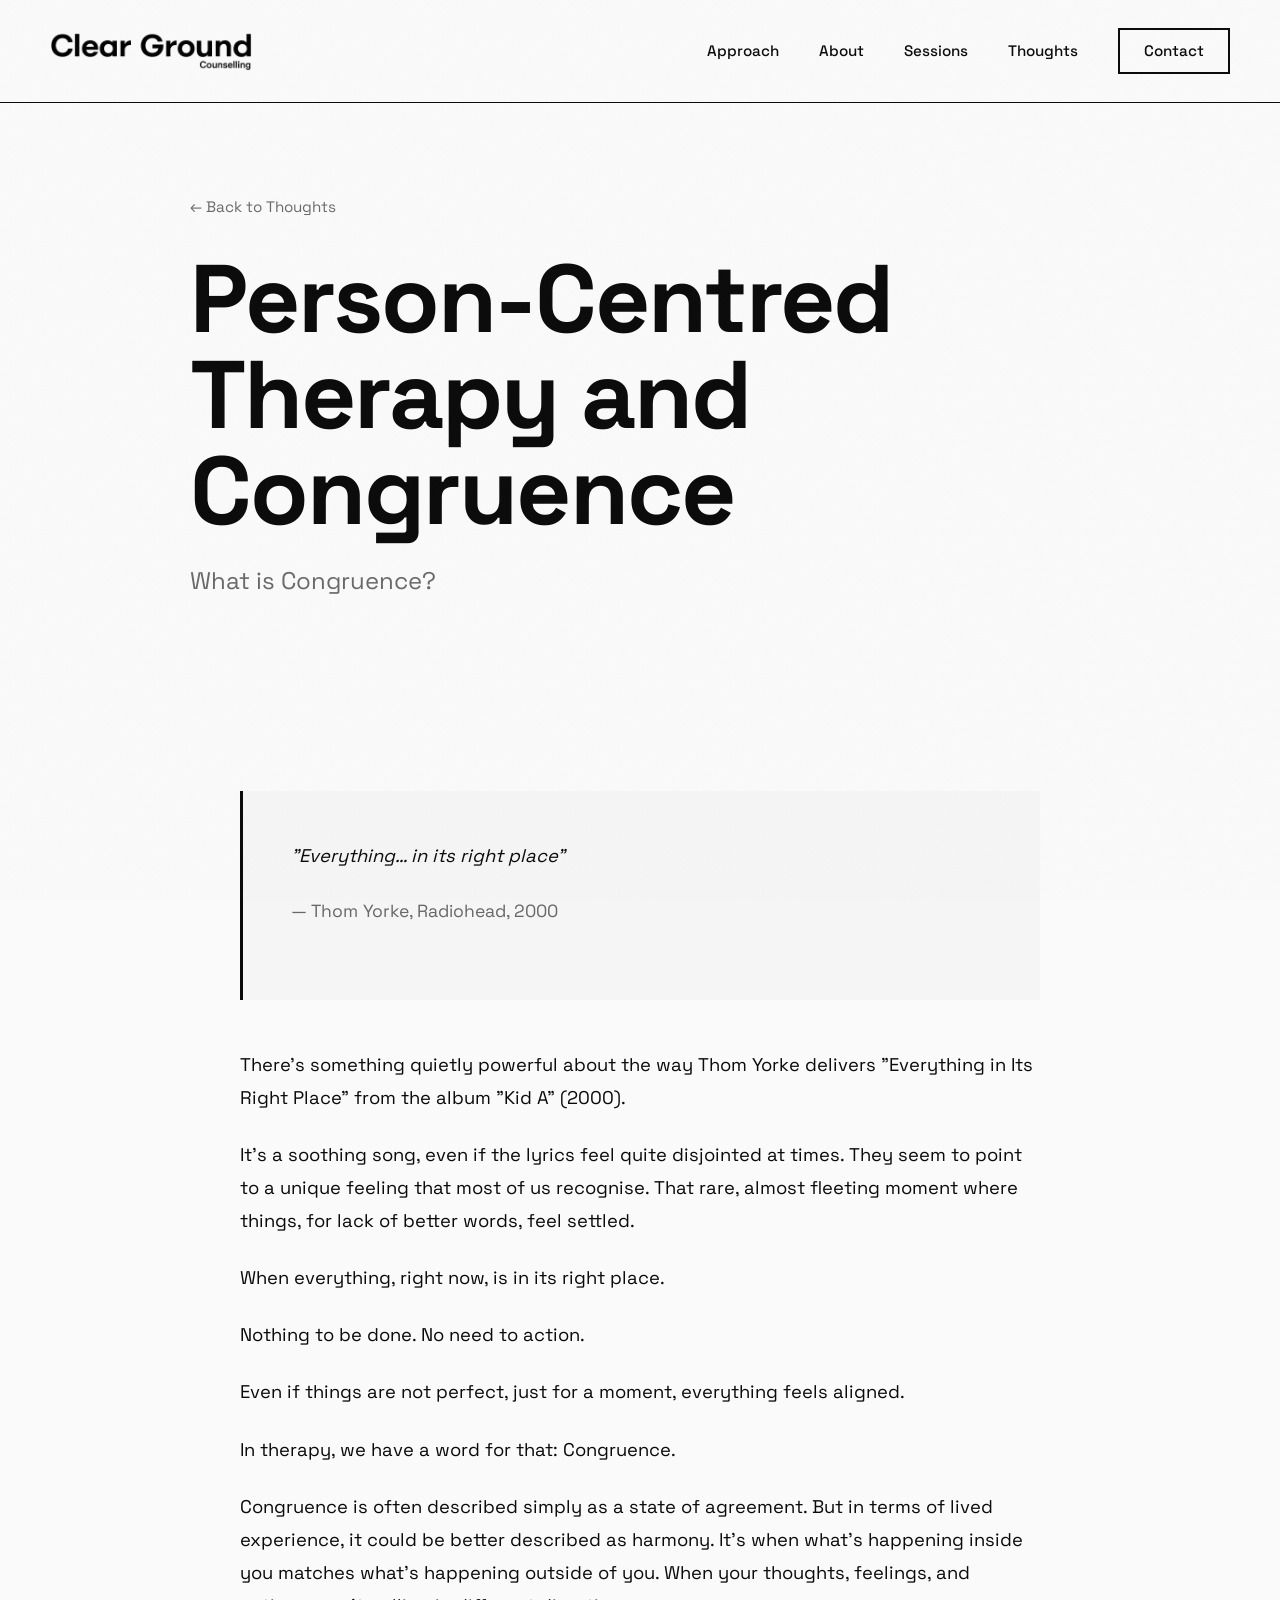
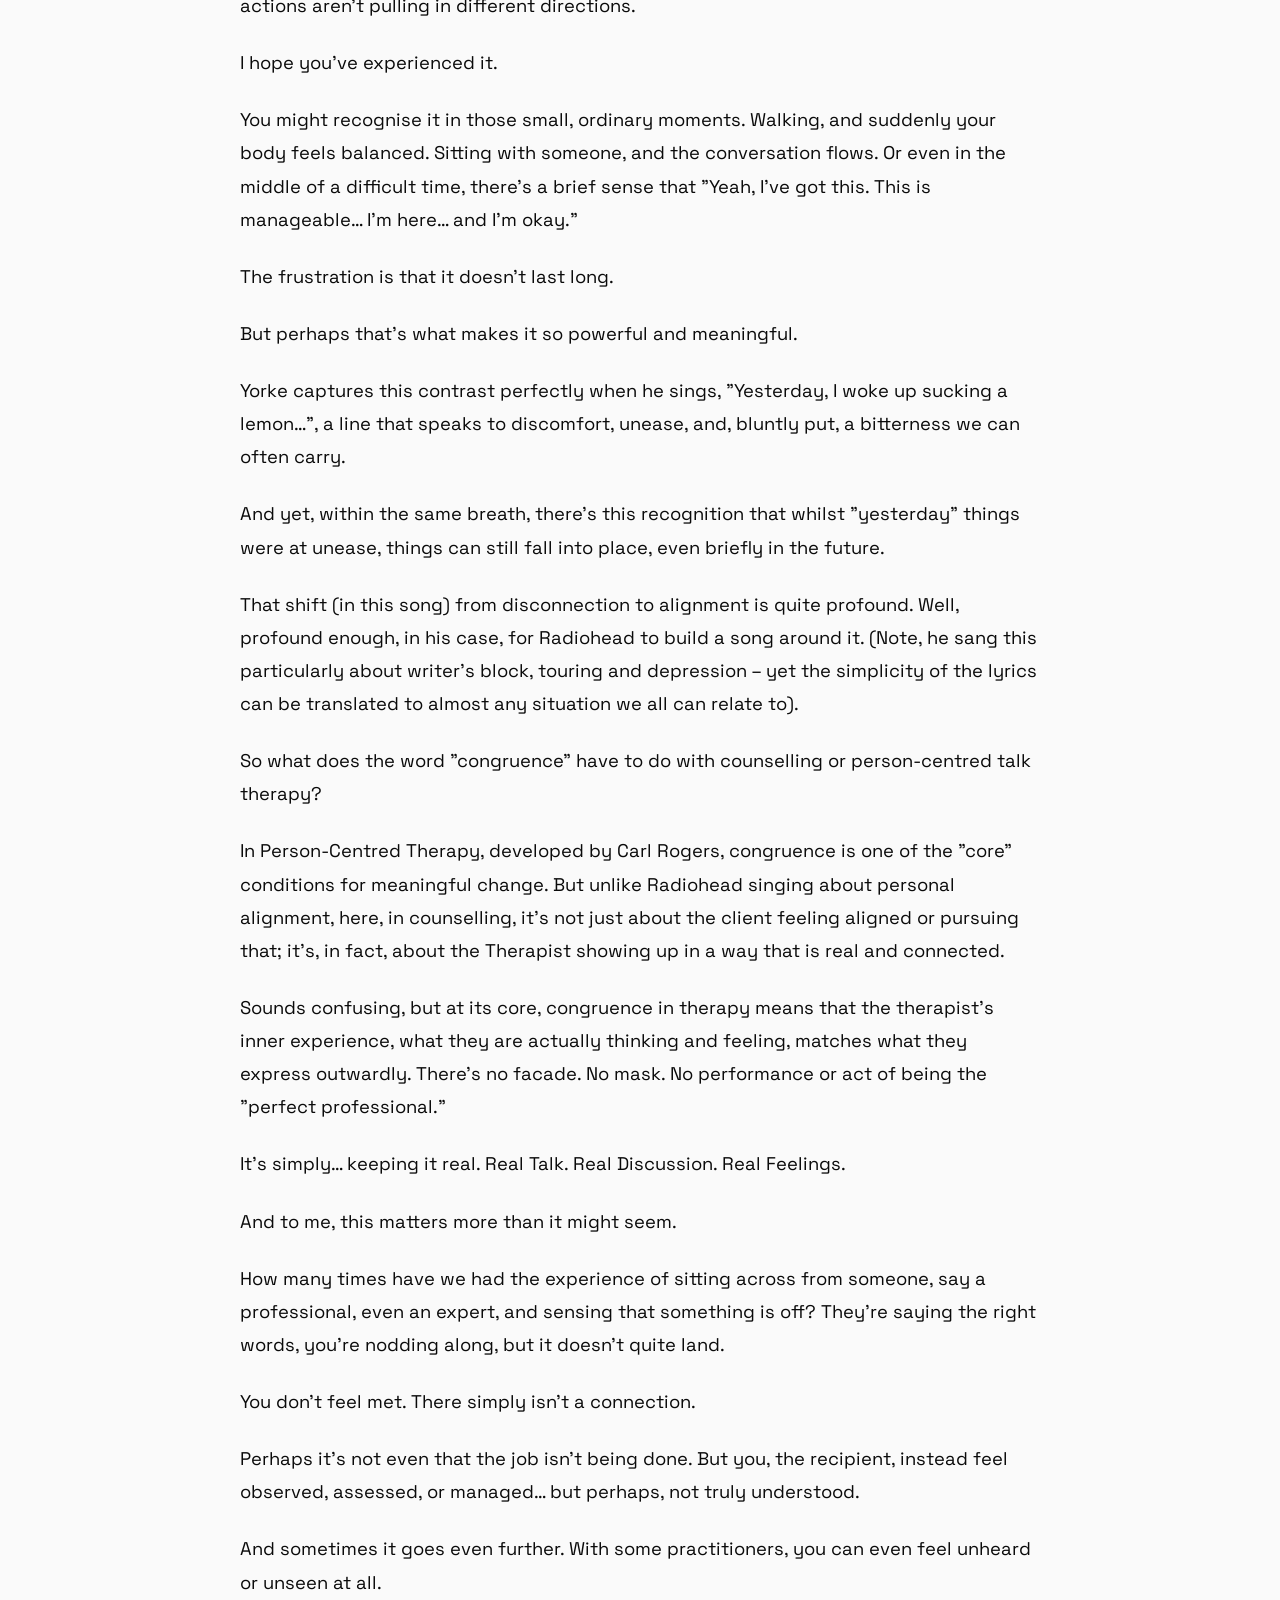
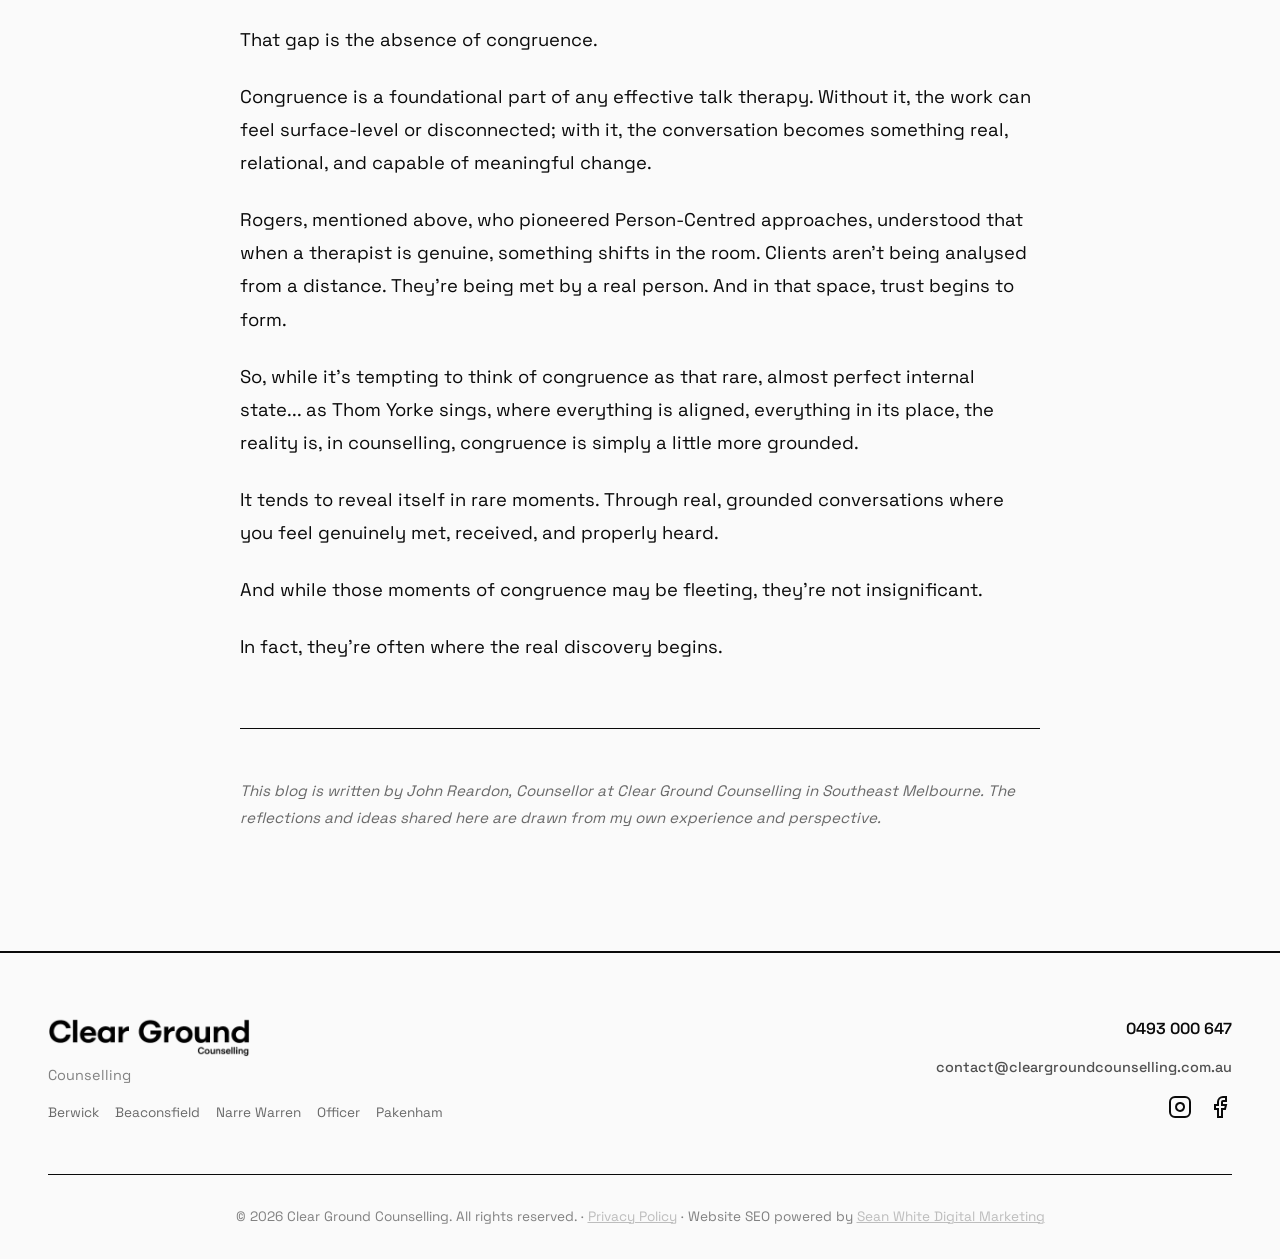
<file: thoughts/congruence.html>
<!DOCTYPE html>
<html lang="en">
<head>
    <meta charset="UTF-8">
    <meta name="viewport" content="width=device-width, initial-scale=1.0">
    <meta name="description" content="Person-Centred Therapy and Congruence. What is congruence in counselling? Reflections on Carl Rogers and authentic therapeutic relationships by John Reardon.">
    <meta name="keywords" content="congruence, person-centred therapy, Carl Rogers, counselling, authenticity, therapy, mental health">
    
    <meta property="og:title" content="Person-Centred Therapy and Congruence — Clear Ground">
    <meta property="og:description" content="What is Congruence? Exploring authentic connection in therapy">
    <meta property="og:type" content="article">
    <meta property="og:url" content="https://www.cleargroundcounselling.com.au/thought-congruence.html">
    
    <link rel="canonical" href="https://www.cleargroundcounselling.com.au/thought-congruence.html">
    
    <title>Person-Centred Therapy and Congruence | Clear Ground Counselling</title>
    <link rel="preconnect" href="https://fonts.googleapis.com">
    <link rel="preconnect" href="https://fonts.gstatic.com" crossorigin>
    <link href="https://fonts.googleapis.com/css2?family=Space+Grotesk:wght@300;400;500;600;700&display=swap" rel="stylesheet" media="print" onload="this.media='all'">
    <noscript><link href="https://fonts.googleapis.com/css2?family=Space+Grotesk:wght@300;400;500;600;700&display=swap" rel="stylesheet"></noscript>
    <link rel="stylesheet" href="../styles.css">
</head>
<body>
    <div class="grain"></div>

    <nav class="nav">
        <a href="../index.html" class="nav-logo">
            <img src="../assets/clear-ground-counselling-logo.webp" alt="Clear Ground Counselling Melbourne Logo" class="nav-logo-img" width="202" height="40">
        </a>
        <button class="mobile-toggle" aria-label="Toggle menu">
            <span></span>
            <span></span>
            <span></span>
        </button>
        <div class="nav-menu">
            <a href="../approach.html">Approach</a>
            <a href="../about.html">About</a>
            <a href="../sessions.html">Sessions</a>
            <a href="../thoughts.html">Thoughts</a>
            <a href="../contact.html" class="nav-contact">Contact</a>
        </div>
    </nav>

    <main>
        <section class="article-hero">
            <div class="article-hero-content">
                <a href="../thoughts.html" class="article-back">← Back to Thoughts</a>
                <h1 class="article-h1">Person-Centred Therapy and Congruence</h1>
                <p class="article-subtitle">What is Congruence?</p>
            </div>
        </section>

        <section class="article-content">
            <div class="article-container">
                <div class="article-quote">
                    <p>"Everything… in its right place"</p>
                    <p class="quote-author">— Thom Yorke, Radiohead, 2000</p>
                </div>

                <p>There's something quietly powerful about the way Thom Yorke delivers "Everything in Its Right Place" from the album "Kid A" (2000).</p>

                <p>It's a soothing song, even if the lyrics feel quite disjointed at times. They seem to point to a unique feeling that most of us recognise. That rare, almost fleeting moment where things, for lack of better words, feel settled.</p>

                <p>When everything, right now, is in its right place.</p>

                <p>Nothing to be done. No need to action.</p>

                <p>Even if things are not perfect, just for a moment, everything feels aligned.</p>

                <p>In therapy, we have a word for that: Congruence.</p>

                <p>Congruence is often described simply as a state of agreement. But in terms of lived experience, it could be better described as harmony. It's when what's happening inside you matches what's happening outside of you. When your thoughts, feelings, and actions aren't pulling in different directions.</p>

                <p>I hope you've experienced it.</p>

                <p>You might recognise it in those small, ordinary moments. Walking, and suddenly your body feels balanced. Sitting with someone, and the conversation flows. Or even in the middle of a difficult time, there's a brief sense that "Yeah, I've got this. This is manageable… I'm here… and I'm okay."</p>

                <p>The frustration is that it doesn't last long.</p>

                <p>But perhaps that's what makes it so powerful and meaningful.</p>

                <p>Yorke captures this contrast perfectly when he sings, "Yesterday, I woke up sucking a lemon…", a line that speaks to discomfort, unease, and, bluntly put, a bitterness we can often carry.</p>

                <p>And yet, within the same breath, there's this recognition that whilst "yesterday" things were at unease, things can still fall into place, even briefly in the future.</p>

                <p>That shift (in this song) from disconnection to alignment is quite profound. Well, profound enough, in his case, for Radiohead to build a song around it. (Note, he sang this particularly about writer's block, touring and depression – yet the simplicity of the lyrics can be translated to almost any situation we all can relate to).</p>

                <p>So what does the word "congruence" have to do with counselling or person-centred talk therapy?</p>

                <p>In Person-Centred Therapy, developed by Carl Rogers, congruence is one of the "core" conditions for meaningful change. But unlike Radiohead singing about personal alignment, here, in counselling, it's not just about the client feeling aligned or pursuing that; it's, in fact, about the Therapist showing up in a way that is real and connected.</p>

                <p>Sounds confusing, but at its core, congruence in therapy means that the therapist's inner experience, what they are actually thinking and feeling, matches what they express outwardly. There's no facade. No mask. No performance or act of being the "perfect professional."</p>

                <p>It's simply… keeping it real. Real Talk. Real Discussion. Real Feelings.</p>

                <p>And to me, this matters more than it might seem.</p>

                <p>How many times have we had the experience of sitting across from someone, say a professional, even an expert, and sensing that something is off? They're saying the right words, you're nodding along, but it doesn't quite land.</p>

                <p>You don't feel met. There simply isn't a connection.</p>

                <p>Perhaps it's not even that the job isn't being done. But you, the recipient, instead feel observed, assessed, or managed… but perhaps, not truly understood.</p>

                <p>And sometimes it goes even further. With some practitioners, you can even feel unheard or unseen at all.</p>

                <p>That gap is the absence of congruence.</p>

                <p>Congruence is a foundational part of any effective talk therapy. Without it, the work can feel surface-level or disconnected; with it, the conversation becomes something real, relational, and capable of meaningful change.</p>

                <p>Rogers, mentioned above, who pioneered Person-Centred approaches, understood that when a therapist is genuine, something shifts in the room. Clients aren't being analysed from a distance. They're being met by a real person. And in that space, trust begins to form.</p>

                <p>So, while it's tempting to think of congruence as that rare, almost perfect internal state... as Thom Yorke sings, where everything is aligned, everything in its place, the reality is, in counselling, congruence is simply a little more grounded.</p>

                <p>It tends to reveal itself in rare moments. Through real, grounded conversations where you feel genuinely met, received, and properly heard.</p>

                <p>And while those moments of congruence may be fleeting, they're not insignificant.</p>

                <p>In fact, they're often where the real discovery begins.</p>

                <div class="article-note">
                    <p>This blog is written by John Reardon, Counsellor at Clear Ground Counselling in Southeast Melbourne. The reflections and ideas shared here are drawn from my own experience and perspective.</p>
                </div>
            </div>
        </section>
    </main>

    <footer class="footer">
        <div class="footer-content">
            <div class="footer-left">
                <img src="../assets/clear-ground-counselling-logo.webp" alt="Clear Ground Counselling Melbourne Logo" class="footer-logo-img" width="202" height="40">
                <p class="footer-subtitle">Counselling</p>
                <div class="footer-locations">
                    <a href="../berwick.html">Berwick</a>
                    <a href="../beaconsfield.html">Beaconsfield</a>
                    <a href="../narre-warren.html">Narre Warren</a>
                    <a href="../officer.html">Officer</a>
                    <a href="../pakenham.html">Pakenham</a>
                </div>
            </div>
            <div class="footer-right">
                <a href="tel:0493000647" class="footer-phone">0493 000 647</a>
                <a href="mailto:contact@cleargroundcounselling.com.au" class="footer-email">contact@cleargroundcounselling.com.au</a>
                <div class="footer-social">
                    <a href="https://instagram.com/cleargroundcounselling" target="_blank" rel="noopener" aria-label="Instagram">
                        <svg width="24" height="24" viewBox="0 0 24 24" fill="none" stroke="currentColor" stroke-width="2">
                            <rect x="2" y="2" width="20" height="20" rx="5" ry="5"></rect>
                            <path d="M16 11.37A4 4 0 1 1 12.63 8 4 4 0 0 1 16 11.37z"></path>
                            <line x1="17.5" y1="6.5" x2="17.51" y2="6.5"></line>
                        </svg>
                    </a>
                    <a href="https://www.facebook.com/profile.php?id=61579432760251" target="_blank" rel="noopener" aria-label="Facebook">
                        <svg width="24" height="24" viewBox="0 0 24 24" fill="none" stroke="currentColor" stroke-width="2">
                            <path d="M18 2h-3a5 5 0 0 0-5 5v3H7v4h3v8h4v-8h3l1-4h-4V7a1 1 0 0 1 1-1h3z"></path>
                        </svg>
                    </a>
                </div>
            </div>
        </div>
        <div class="footer-bottom">
            <p>&copy; <span id="currentYear"></span> Clear Ground Counselling. All rights reserved. · <a href="../privacy.html" class="footer-link">Privacy Policy</a> · Website SEO powered by <a href="https://www.seanw.com.au/" target="_blank" rel="noopener" class="footer-link">Sean White Digital Marketing</a></p>
        </div>
    </footer>

    <script src="../script.js"></script>
</body>
</html>
</file>
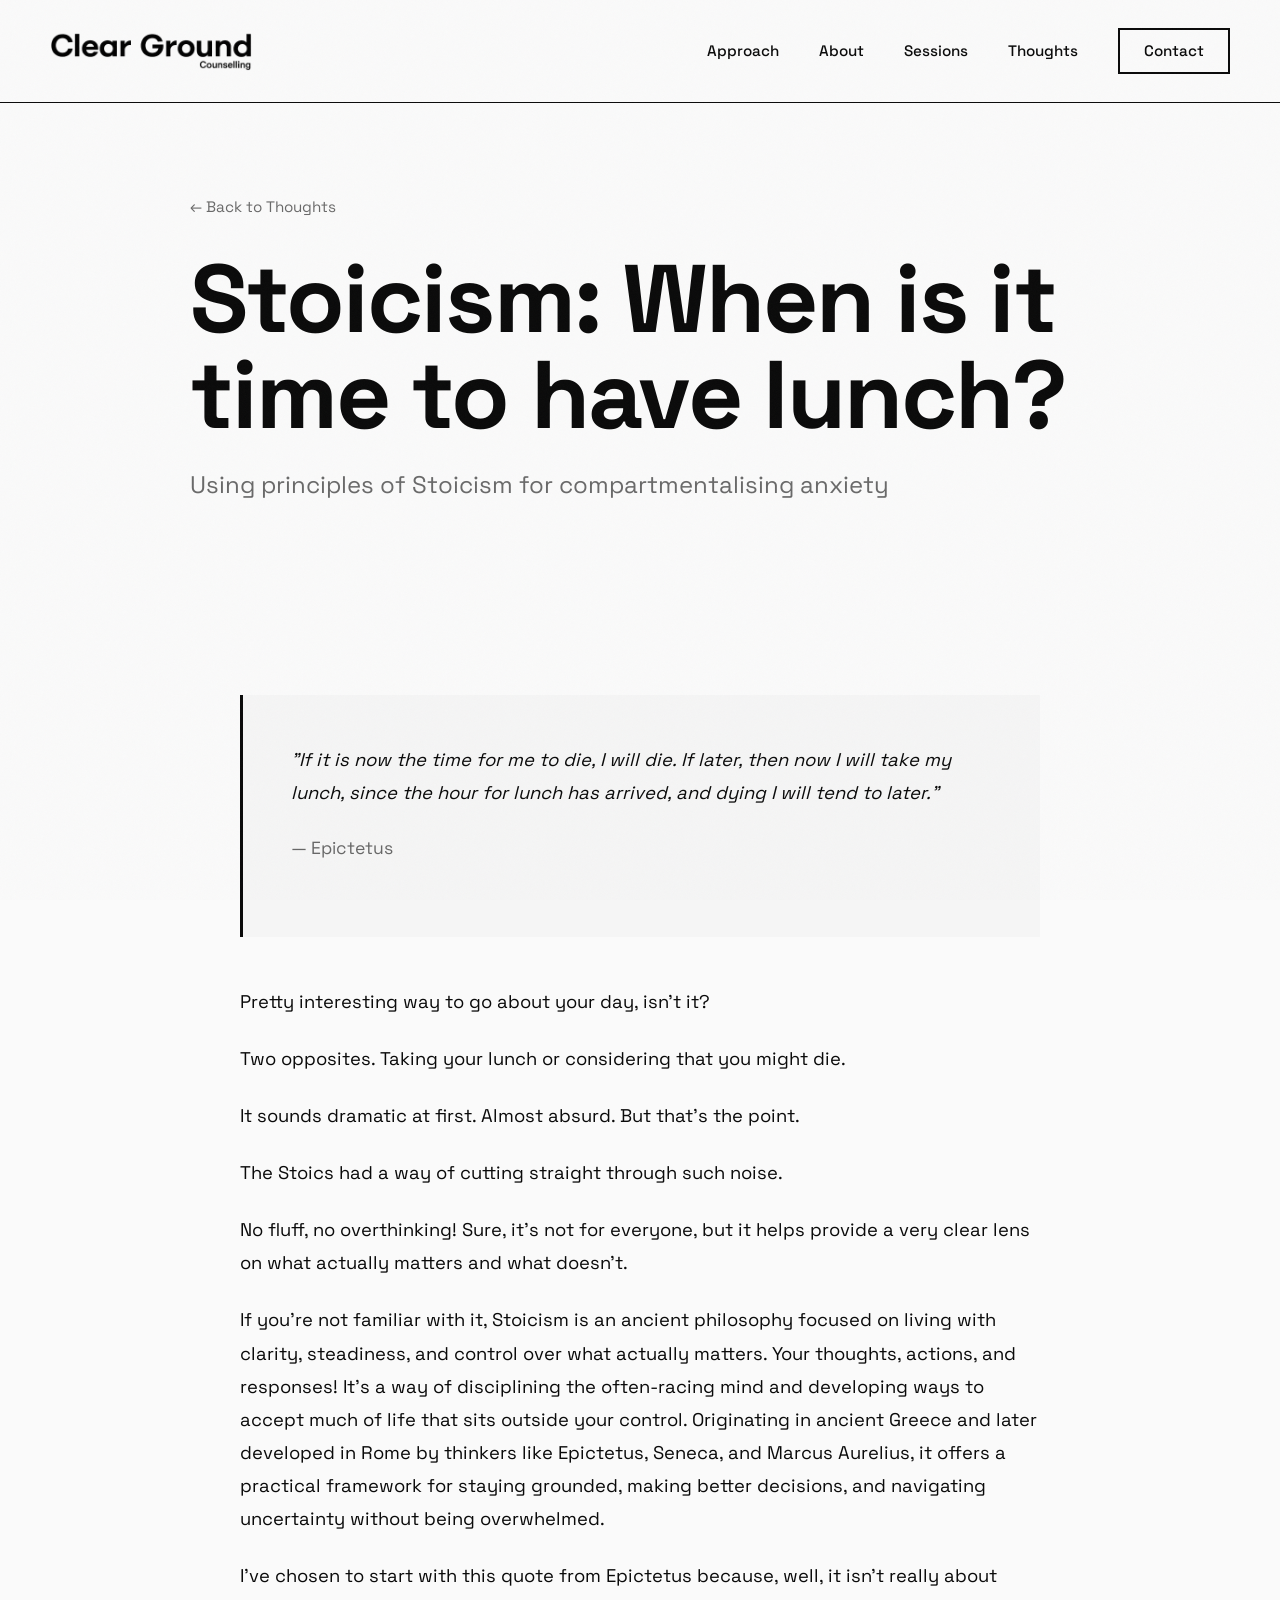
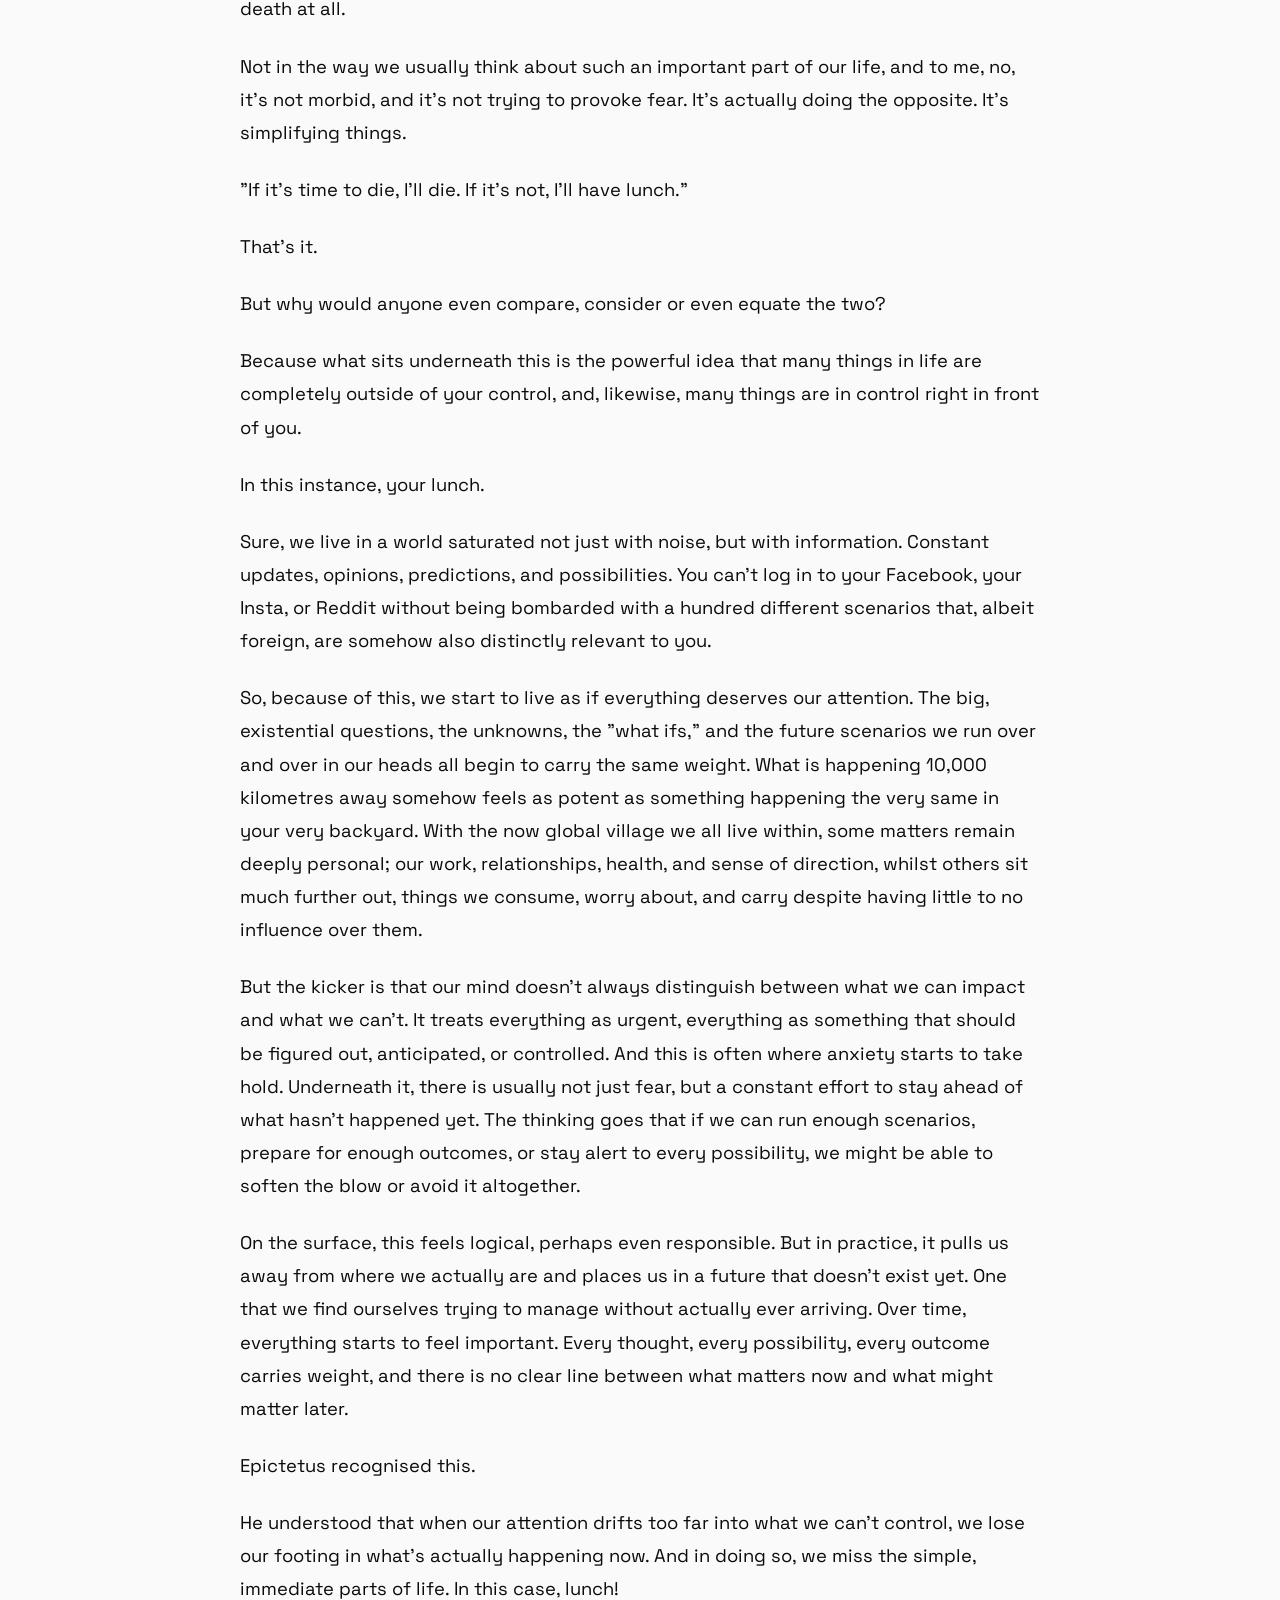
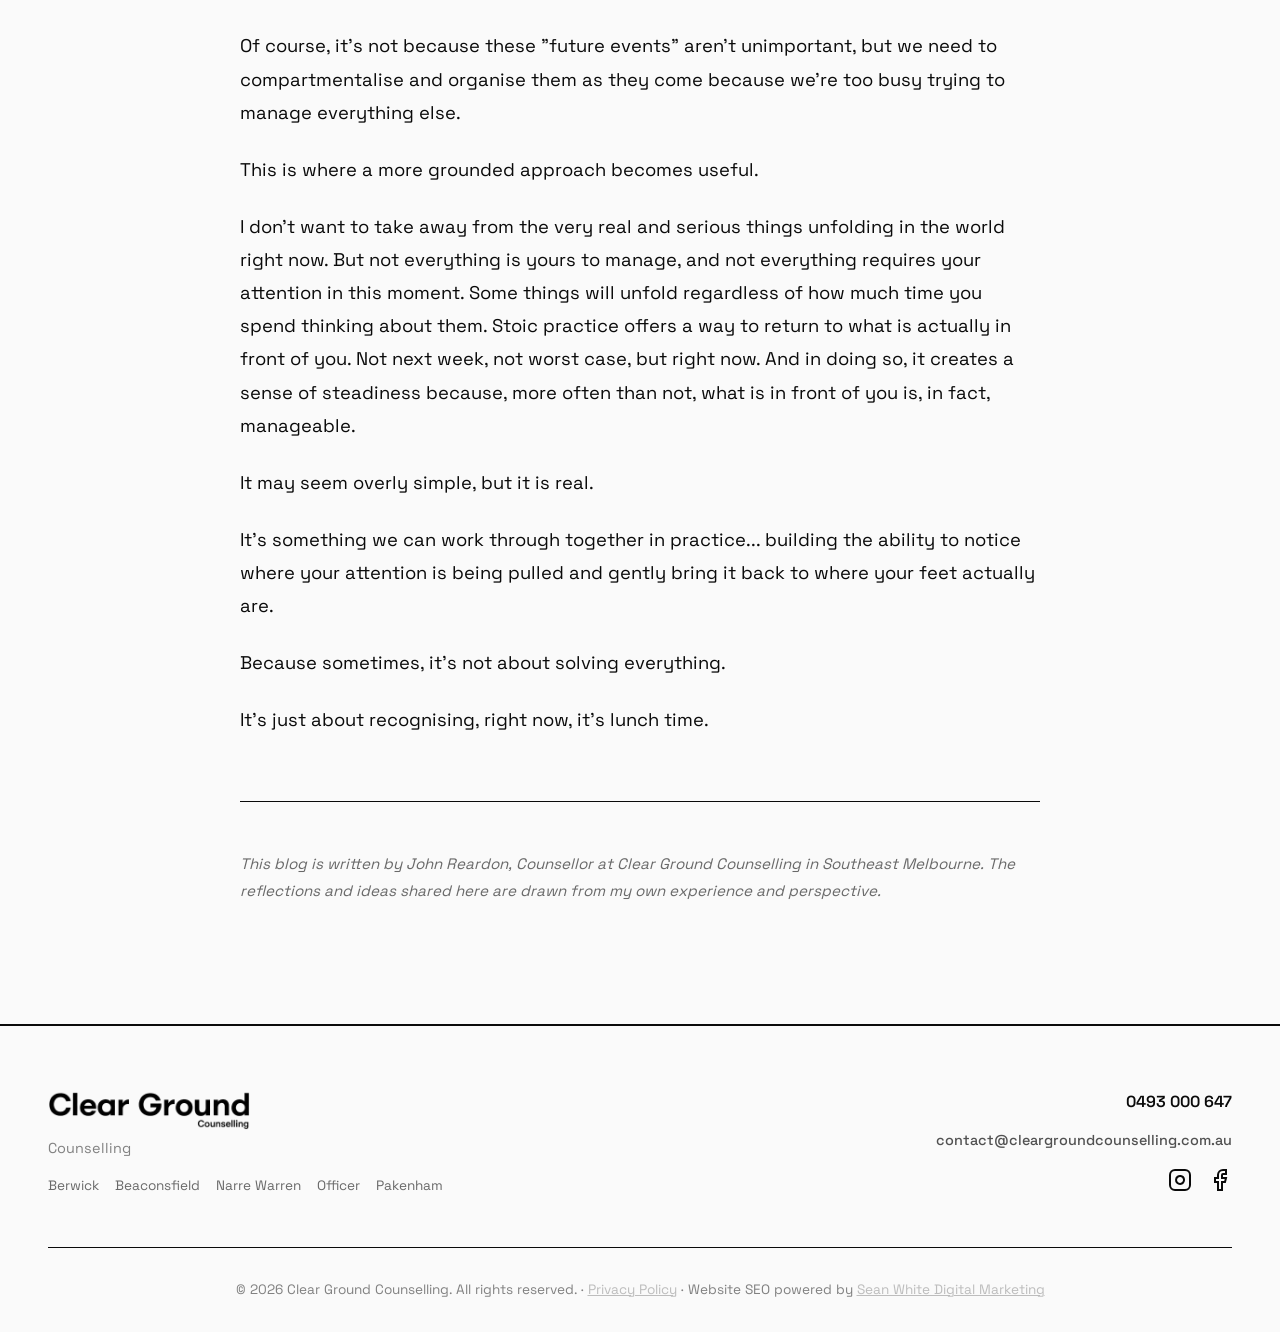
<file: thoughts/stoicism-anxiety.html>
<!DOCTYPE html>
<html lang="en">
<head>
    <meta charset="UTF-8">
    <meta name="viewport" content="width=device-width, initial-scale=1.0">
    <meta name="description" content="Using principles of Stoicism for compartmentalising anxiety. Reflections on Epictetus and managing what's in your control by John Reardon, Clear Ground Counselling.">
    <meta name="keywords" content="stoicism, anxiety, Epictetus, mental health, counselling, philosophy, mindfulness">
    
    <meta property="og:title" content="Stoicism: When is it time to have lunch? — Clear Ground">
    <meta property="og:description" content="Using principles of Stoicism for compartmentalising anxiety">
    <meta property="og:type" content="article">
    <meta property="og:url" content="https://www.cleargroundcounselling.com.au/thought-stoicism-anxiety.html">
    
    <link rel="canonical" href="https://www.cleargroundcounselling.com.au/thought-stoicism-anxiety.html">
    
    <title>Stoicism: When is it time to have lunch? | Clear Ground Counselling</title>
    <link rel="preconnect" href="https://fonts.googleapis.com">
    <link rel="preconnect" href="https://fonts.gstatic.com" crossorigin>
    <link href="https://fonts.googleapis.com/css2?family=Space+Grotesk:wght@300;400;500;600;700&display=swap" rel="stylesheet" media="print" onload="this.media='all'">
    <noscript><link href="https://fonts.googleapis.com/css2?family=Space+Grotesk:wght@300;400;500;600;700&display=swap" rel="stylesheet"></noscript>
    <link rel="stylesheet" href="../styles.css">
</head>
<body>
    <div class="grain"></div>

    <nav class="nav">
        <a href="../index.html" class="nav-logo">
            <img src="../assets/clear-ground-counselling-logo.webp" alt="Clear Ground Counselling Melbourne Logo" class="nav-logo-img" width="202" height="40">
        </a>
        <button class="mobile-toggle" aria-label="Toggle menu">
            <span></span>
            <span></span>
            <span></span>
        </button>
        <div class="nav-menu">
            <a href="../approach.html">Approach</a>
            <a href="../about.html">About</a>
            <a href="../sessions.html">Sessions</a>
            <a href="../thoughts.html">Thoughts</a>
            <a href="../contact.html" class="nav-contact">Contact</a>
        </div>
    </nav>

    <main>
        <section class="article-hero">
            <div class="article-hero-content">
                <a href="../thoughts.html" class="article-back">← Back to Thoughts</a>
                <h1 class="article-h1">Stoicism: When is it time to have lunch?</h1>
                <p class="article-subtitle">Using principles of Stoicism for compartmentalising anxiety</p>
            </div>
        </section>

        <section class="article-content">
            <div class="article-container">
                <div class="article-quote">
                    <p>"If it is now the time for me to die, I will die. If later, then now I will take my lunch, since the hour for lunch has arrived, and dying I will tend to later."</p>
                    <p class="quote-author">— Epictetus</p>
                </div>

                <p>Pretty interesting way to go about your day, isn't it?</p>

                <p>Two opposites. Taking your lunch or considering that you might die.</p>

                <p>It sounds dramatic at first. Almost absurd. But that's the point.</p>

                <p>The Stoics had a way of cutting straight through such noise.</p>

                <p>No fluff, no overthinking! Sure, it's not for everyone, but it helps provide a very clear lens on what actually matters and what doesn't.</p>

                <p>If you're not familiar with it, Stoicism is an ancient philosophy focused on living with clarity, steadiness, and control over what actually matters. Your thoughts, actions, and responses! It's a way of disciplining the often-racing mind and developing ways to accept much of life that sits outside your control. Originating in ancient Greece and later developed in Rome by thinkers like Epictetus, Seneca, and Marcus Aurelius, it offers a practical framework for staying grounded, making better decisions, and navigating uncertainty without being overwhelmed.</p>

                <p>I've chosen to start with this quote from Epictetus because, well, it isn't really about death at all.</p>

                <p>Not in the way we usually think about such an important part of our life, and to me, no, it's not morbid, and it's not trying to provoke fear. It's actually doing the opposite. It's simplifying things.</p>

                <p>"If it's time to die, I'll die. If it's not, I'll have lunch."</p>

                <p>That's it.</p>

                <p>But why would anyone even compare, consider or even equate the two?</p>

                <p>Because what sits underneath this is the powerful idea that many things in life are completely outside of your control, and, likewise, many things are in control right in front of you.</p>

                <p>In this instance, your lunch.</p>

                <p>Sure, we live in a world saturated not just with noise, but with information. Constant updates, opinions, predictions, and possibilities. You can't log in to your Facebook, your Insta, or Reddit without being bombarded with a hundred different scenarios that, albeit foreign, are somehow also distinctly relevant to you.</p>

                <p>So, because of this, we start to live as if everything deserves our attention. The big, existential questions, the unknowns, the "what ifs," and the future scenarios we run over and over in our heads all begin to carry the same weight. What is happening 10,000 kilometres away somehow feels as potent as something happening the very same in your very backyard. With the now global village we all live within, some matters remain deeply personal; our work, relationships, health, and sense of direction, whilst others sit much further out, things we consume, worry about, and carry despite having little to no influence over them.</p>

                <p>But the kicker is that our mind doesn't always distinguish between what we can impact and what we can't. It treats everything as urgent, everything as something that should be figured out, anticipated, or controlled. And this is often where anxiety starts to take hold. Underneath it, there is usually not just fear, but a constant effort to stay ahead of what hasn't happened yet. The thinking goes that if we can run enough scenarios, prepare for enough outcomes, or stay alert to every possibility, we might be able to soften the blow or avoid it altogether.</p>

                <p>On the surface, this feels logical, perhaps even responsible. But in practice, it pulls us away from where we actually are and places us in a future that doesn't exist yet. One that we find ourselves trying to manage without actually ever arriving. Over time, everything starts to feel important. Every thought, every possibility, every outcome carries weight, and there is no clear line between what matters now and what might matter later.</p>

                <p>Epictetus recognised this.</p>

                <p>He understood that when our attention drifts too far into what we can't control, we lose our footing in what's actually happening now. And in doing so, we miss the simple, immediate parts of life. In this case, lunch!</p>

                <p>Of course, it's not because these "future events" aren't unimportant, but we need to compartmentalise and organise them as they come because we're too busy trying to manage everything else.</p>

                <p>This is where a more grounded approach becomes useful.</p>

                <p>I don't want to take away from the very real and serious things unfolding in the world right now. But not everything is yours to manage, and not everything requires your attention in this moment. Some things will unfold regardless of how much time you spend thinking about them. Stoic practice offers a way to return to what is actually in front of you. Not next week, not worst case, but right now. And in doing so, it creates a sense of steadiness because, more often than not, what is in front of you is, in fact, manageable.</p>

                <p>It may seem overly simple, but it is real.</p>

                <p>It's something we can work through together in practice... building the ability to notice where your attention is being pulled and gently bring it back to where your feet actually are.</p>

                <p>Because sometimes, it's not about solving everything.</p>

                <p>It's just about recognising, right now, it's lunch time.</p>

                <div class="article-note">
                    <p>This blog is written by John Reardon, Counsellor at Clear Ground Counselling in Southeast Melbourne. The reflections and ideas shared here are drawn from my own experience and perspective.</p>
                </div>
            </div>
        </section>
    </main>

    <footer class="footer">
        <div class="footer-content">
            <div class="footer-left">
                <img src="../assets/clear-ground-counselling-logo.webp" alt="Clear Ground Counselling Melbourne Logo" class="footer-logo-img" width="202" height="40">
                <p class="footer-subtitle">Counselling</p>
                <div class="footer-locations">
                    <a href="../berwick.html">Berwick</a>
                    <a href="../beaconsfield.html">Beaconsfield</a>
                    <a href="../narre-warren.html">Narre Warren</a>
                    <a href="../officer.html">Officer</a>
                    <a href="../pakenham.html">Pakenham</a>
                </div>
            </div>
            <div class="footer-right">
                <a href="tel:0493000647" class="footer-phone">0493 000 647</a>
                <a href="mailto:contact@cleargroundcounselling.com.au" class="footer-email">contact@cleargroundcounselling.com.au</a>
                <div class="footer-social">
                    <a href="https://instagram.com/cleargroundcounselling" target="_blank" rel="noopener" aria-label="Instagram">
                        <svg width="24" height="24" viewBox="0 0 24 24" fill="none" stroke="currentColor" stroke-width="2">
                            <rect x="2" y="2" width="20" height="20" rx="5" ry="5"></rect>
                            <path d="M16 11.37A4 4 0 1 1 12.63 8 4 4 0 0 1 16 11.37z"></path>
                            <line x1="17.5" y1="6.5" x2="17.51" y2="6.5"></line>
                        </svg>
                    </a>
                    <a href="https://www.facebook.com/profile.php?id=61579432760251" target="_blank" rel="noopener" aria-label="Facebook">
                        <svg width="24" height="24" viewBox="0 0 24 24" fill="none" stroke="currentColor" stroke-width="2">
                            <path d="M18 2h-3a5 5 0 0 0-5 5v3H7v4h3v8h4v-8h3l1-4h-4V7a1 1 0 0 1 1-1h3z"></path>
                        </svg>
                    </a>
                </div>
            </div>
        </div>
        <div class="footer-bottom">
            <p>&copy; <span id="currentYear"></span> Clear Ground Counselling. All rights reserved. · <a href="../privacy.html" class="footer-link">Privacy Policy</a> · Website SEO powered by <a href="https://www.seanw.com.au/" target="_blank" rel="noopener" class="footer-link">Sean White Digital Marketing</a></p>
        </div>
    </footer>

    <script src="../script.js"></script>
</body>
</html>
</file>
<file: styles.css>
* {
    margin: 0;
    padding: 0;
    box-sizing: border-box;
}

:root {
    --black: #0a0a0a;
    --white: #fafafa;
    --accent: #ff4400;
}

html {
    scroll-behavior: smooth;
}

body {
    font-family: 'Space Grotesk', -apple-system, sans-serif;
    background: var(--white);
    color: var(--black);
    line-height: 1.5;
    font-size: 18px;
    overflow-x: hidden;
}

/* GRAIN TEXTURE */
.grain {
    position: fixed;
    top: 0;
    left: 0;
    width: 100%;
    height: 100%;
    pointer-events: none;
    opacity: 0.03;
    z-index: 9999;
    background-image: url("data:image/svg+xml,%3Csvg viewBox='0 0 400 400' xmlns='http://www.w3.org/2000/svg'%3E%3Cfilter id='noiseFilter'%3E%3CfeTurbulence type='fractalNoise' baseFrequency='4' numOctaves='3' stitchTiles='stitch'/%3E%3C/filter%3E%3Crect width='100%25' height='100%25' filter='url(%23noiseFilter)'/%3E%3C/svg%3E");
}

/* NAV */
.nav {
    position: fixed;
    top: 0;
    left: 0;
    right: 0;
    padding: 1.750rem 3.125rem;
    display: flex;
    justify-content: space-between;
    align-items: center;
    z-index: 1000;
    background: var(--white);
    border-bottom: 1px solid var(--black);
    min-height: 80px;
}

.nav-logo {
    font-size: 1.5rem;
    font-weight: 700;
    color: var(--black);
    text-decoration: none;
    letter-spacing: -0.05em;
    display: flex;
    align-items: center;
}

.nav-logo-img {
    height: 40px;
    width: auto;
    display: block;
}

.nav-menu {
    display: flex;
    gap: 2.5rem;
    align-items: center;
}

.nav-menu a {
    color: var(--black);
    text-decoration: none;
    font-size: 0.95rem;
    font-weight: 500;
    transition: opacity 0.2s;
}

.nav-menu a:not(.nav-contact):hover {
    opacity: 0.5;
}

.nav-contact {
    padding: 0.6rem 1.5rem;
    border: 2px solid var(--black);
    font-weight: 600;
    transition: all 0.2s;
}

.nav-contact:hover {
    background: var(--black);
    color: var(--white);
}

.mobile-toggle {
    display: none;
    flex-direction: column;
    gap: 5px;
    background: none;
    border: none;
    cursor: pointer;
    padding: 5px;
    z-index: 1001;
}

.mobile-toggle span {
    width: 25px;
    height: 2px;
    background: var(--black);
    transition: all 0.3s;
}

.mobile-toggle.active span:nth-child(1) {
    transform: rotate(45deg) translate(7px, 7px);
}

.mobile-toggle.active span:nth-child(2) {
    opacity: 0;
}

.mobile-toggle.active span:nth-child(3) {
    transform: rotate(-45deg) translate(7px, -7px);
}

/* HERO FULL */
.hero-full {
    min-height: 100vh;
    padding: 10rem 3rem 6rem;
    display: flex;
    align-items: center;
}

.hero-grid {
    max-width: 1400px;
    margin: 0 auto;
    display: grid;
    grid-template-columns: 1.2fr 1fr;
    gap: 6rem;
    align-items: center;
}

.hero-label {
    font-size: 0.85rem;
    text-transform: uppercase;
    letter-spacing: 0.2em;
    margin-bottom: 2rem;
    opacity: 0.4;
}

.hero-h1 {
    font-size: clamp(5rem, 12vw, 12rem);
    font-weight: 700;
    line-height: 0.9;
    letter-spacing: -0.05em;
    margin-bottom: 0;
}

.hero-box {
    padding: 3rem;
    border: 2px solid var(--black);
    background: var(--white);
}

.hero-box p {
    font-size: 1.3rem;
    line-height: 1.4;
    margin-bottom: 2rem;
}

.hero-btn {
    display: inline-block;
    padding: 1rem 2.5rem;
    background: var(--black);
    color: var(--white);
    text-decoration: none;
    font-weight: 600;
    transition: transform 0.2s;
}

.hero-btn:hover {
    transform: scale(1.05);
}

/* INTRO SECTION */
.intro-section {
    padding: 6rem 3rem;
    border-top: 2px solid var(--black);
    border-bottom: 2px solid var(--black);
    background: var(--black);
    color: var(--white);
}

.intro-container {
    max-width: 1400px;
    margin: 0 auto;
    display: grid;
    grid-template-columns: 350px 1fr;
    gap: 5rem;
    align-items: center;
}

.intro-image {
    width: 100%;
}

.intro-profile-img {
    width: 100%;
    height: auto;
    display: block;
    border: 3px solid var(--white);
    aspect-ratio: 3/4;
    object-fit: cover;
}

.intro-text {
    display: flex;
    align-items: center;
}

.intro-text-content {
    display: flex;
    flex-direction: column;
    gap: 1.5rem;
}

.intro-text p {
    font-size: 1.3rem;
    line-height: 1.6;
    font-weight: 400;
    opacity: 0.9;
    margin: 0;
}

.intro-emphasis {
    font-size: 1.4rem !important;
    font-weight: 600 !important;
    opacity: 1 !important;
    padding-top: 0.5rem;
}

/* MARQUEE */
.marquee-section {
    padding: 3rem 0;
    border-top: 2px solid var(--black);
    border-bottom: 2px solid var(--black);
    overflow: hidden;
    background: var(--black);
    color: var(--white);
}

.marquee {
    display: flex;
    gap: 4rem;
    animation: marquee 20s linear infinite;
    white-space: nowrap;
}

.marquee span {
    font-size: 3rem;
    font-weight: 700;
    letter-spacing: 0.05em;
}

@keyframes marquee {
    0% { transform: translateX(0); }
    100% { transform: translateX(-50%); }
}

/* PROBLEM SECTION */
.problem-section {
    padding: 8rem 3rem;
}

.problem-header {
    max-width: 1400px;
    margin: 0 auto 3rem;
}

.problem-header h2 {
    font-size: 3rem;
    font-weight: 700;
}

.problem-grid {
    max-width: 1400px;
    margin: 0 auto;
    display: grid;
    grid-template-columns: repeat(3, 1fr);
    gap: 0;
}

.problem-item {
    padding: 4rem 3rem;
    border: 1px solid var(--black);
}

.problem-num {
    font-size: 0.85rem;
    opacity: 0.3;
    margin-bottom: 2rem;
    letter-spacing: 0.2em;
}

.problem-item h3 {
    font-size: 2rem;
    font-weight: 700;
    margin-bottom: 1rem;
}

.problem-item p {
    font-size: 1.05rem;
    opacity: 0.7;
}

/* APPROACH SECTION */
.approach-section {
    padding: 8rem 3rem;
    background: var(--black);
    color: var(--white);
}

.approach-container {
    max-width: 1400px;
    margin: 0 auto;
    display: grid;
    grid-template-columns: 1fr 1.5fr;
    gap: 6rem;
    align-items: center;
}

.approach-left h2 {
    font-size: clamp(2.5rem, 5vw, 4rem);
    font-weight: 700;
    line-height: 1.1;
}

.approach-point {
    display: flex;
    gap: 2rem;
    margin-bottom: 3rem;
    align-items: center;
}

.approach-point:last-child {
    margin-bottom: 0;
}

.point-icon {
    font-size: 2rem;
    opacity: 0.5;
    flex-shrink: 0;
    align-self: flex-start;
}

.approach-point p {
    font-size: 1.2rem;
    line-height: 1.5;
}

/* IMAGE BREAK */
.image-break {
    min-height: 80vh;
    background: linear-gradient(135deg, #1a1a1a 0%, #000 100%);
    display: flex;
    align-items: center;
    justify-content: center;
    padding: 6rem 3rem;
}

.image-content {
    max-width: 900px;
    text-align: center;
    color: var(--white);
}

.image-text p {
    font-size: 1.5rem;
    margin-bottom: 2rem;
    opacity: 0.6;
}

.image-text-large {
    font-size: 2.5rem !important;
    font-weight: 700;
    opacity: 1 !important;
    line-height: 1.3;
}

/* PRICING QUICK */
.pricing-quick {
    padding: 8rem 3rem;
}

.pricing-header {
    max-width: 1400px;
    margin: 0 auto 4rem;
}

.pricing-header h2 {
    font-size: 3rem;
    font-weight: 700;
    margin-bottom: 1rem;
}

.pricing-header p {
    font-size: 1.2rem;
    opacity: 0.6;
}

.pricing-cards {
    max-width: 1400px;
    margin: 0 auto 3rem;
    display: grid;
    grid-template-columns: repeat(3, 1fr);
    gap: 2rem;
}

.price-card {
    padding: 3rem;
    border: 2px solid var(--black);
    text-align: center;
    transition: all 0.3s;
    cursor: pointer;
}

.price-card:hover {
    background: var(--black);
    color: var(--white);
    transform: translateY(-5px);
}

.price-featured {
    background: var(--black);
    color: var(--white);
    border-width: 3px;
}

.price-top {
    font-size: 4rem;
    font-weight: 700;
    margin-bottom: 1rem;
}

.price-label {
    font-size: 1.2rem;
    font-weight: 600;
}

.price-label-large {
    font-size: 3rem;
    font-weight: 700;
    letter-spacing: -0.02em;
}

.pricing-link {
    display: block;
    max-width: 1400px;
    margin: 0 auto;
    text-align: center;
    font-size: 1.2rem;
    color: var(--black);
    text-decoration: none;
    font-weight: 600;
    transition: opacity 0.2s;
}

.pricing-link:hover {
    opacity: 0.5;
}

/* CTA FINAL */
.cta-final {
    padding: 7rem 3rem;
    background: var(--black);
    color: var(--white);
    text-align: center;
}

.cta-content h2 {
    font-size: clamp(2.5rem, 5vw, 4.5rem);
    font-weight: 700;
    margin-bottom: 2.5rem;
    line-height: 1.2;
}

.cta-big {
    display: inline-block;
    padding: 1.2rem 3rem;
    border: 2px solid var(--white);
    color: var(--white);
    text-decoration: none;
    font-size: 1.1rem;
    font-weight: 700;
    transition: all 0.3s;
}

.cta-big:hover {
    background: var(--white);
    color: var(--black);
}

.cta-sub {
    margin-top: 2rem;
    opacity: 0.4;
    font-size: 0.9rem;
}

/* FOOTER */
.footer {
    padding: 4rem 3rem 0;
    border-top: 2px solid var(--black);
}

.footer-content {
    max-width: 1400px;
    margin: 0 auto;
    display: grid;
    grid-template-columns: 1fr 1fr;
    gap: 3rem;
    align-items: start;
    padding-bottom: 3rem;
}

.footer-logo {
    font-size: 1.3rem;
    font-weight: 700;
    margin-bottom: 0.5rem;
}

.footer-logo-img {
    height: 40px;
    width: auto;
    display: block;
    margin-bottom: 0.5rem;
}

.footer-left p {
    opacity: 0.5;
    font-size: 0.9rem;
}

.footer-subtitle {
    margin-bottom: 1rem;
}

.footer-locations {
    display: flex;
    flex-wrap: wrap;
    gap: 0.5rem 1rem;
    margin-top: 1rem;
}

.footer-locations a {
    color: var(--black);
    text-decoration: none;
    font-size: 0.85rem;
    opacity: 0.6;
    transition: opacity 0.2s;
}

.footer-locations a:hover {
    opacity: 1;
}

.footer-right {
    display: flex;
    flex-direction: column;
    gap: 1rem;
    align-items: flex-end;
}

.footer-phone {
    color: var(--black);
    text-decoration: none;
    font-size: 1rem;
    font-weight: 600;
    transition: opacity 0.2s;
}

.footer-phone:hover {
    opacity: 0.6;
}

.footer-email {
    color: var(--black);
    text-decoration: none;
    font-size: 0.9rem;
    font-weight: 500;
    opacity: 0.7;
    transition: opacity 0.2s;
}

.footer-email:hover {
    opacity: 1;
}

.footer-social {
    display: flex;
    gap: 1rem;
}

.footer-social a {
    color: var(--black);
    transition: opacity 0.2s;
}

.footer-social a:hover {
    opacity: 0.5;
}

.footer-bottom {
    max-width: 1400px;
    margin: 0 auto;
    padding: 2rem 0;
    border-top: 1px solid var(--black);
    text-align: center;
}

.footer-bottom p {
    font-size: 0.85rem;
    opacity: 0.5;
}

.footer-link {
    color: var(--black);
    text-decoration: underline;
    opacity: 0.5;
    transition: opacity 0.2s;
}

.footer-link:hover {
    opacity: 1;
}

/* PAGE HERO */
.page-hero {
    min-height: 60vh;
    display: flex;
    flex-direction: column;
    justify-content: center;
    padding: 12rem 3rem 6rem;
}

.page-h1 {
    font-size: clamp(4rem, 10vw, 10rem);
    font-weight: 700;
    line-height: 0.9;
    letter-spacing: -0.05em;
    margin-bottom: 2rem;
}

.page-sub {
    font-size: 1.5rem;
    opacity: 0.5;
}

/* SPLIT CONTENT */
.split-content {
    padding: 8rem 3rem;
    max-width: 1400px;
    margin: 0 auto;
    display: grid;
    grid-template-columns: 400px 1fr;
    gap: 6rem;
}

.split-left-sticky {
    position: sticky;
    top: 150px;
}

.split-left-sticky h2 {
    font-size: 3rem;
    font-weight: 700;
}

.flow-block {
    margin-bottom: 4rem;
    padding-bottom: 4rem;
    border-bottom: 1px solid var(--black);
}

.flow-block:last-child {
    border-bottom: none;
}

.flow-block h3 {
    font-size: 1.8rem;
    font-weight: 700;
    margin-bottom: 1rem;
}

.flow-block p {
    font-size: 1.1rem;
    opacity: 0.7;
    line-height: 1.6;
}

/* WHO SECTION */
.who-section {
    padding: 8rem 3rem;
    background: var(--black);
    color: var(--white);
}

.who-container {
    max-width: 1400px;
    margin: 0 auto;
}

.who-container h2 {
    font-size: 3rem;
    font-weight: 700;
    margin-bottom: 4rem;
}

.who-grid {
    display: grid;
    grid-template-columns: repeat(2, 1fr);
    gap: 2rem;
}

.who-card {
    padding: 3rem;
    border: 2px solid var(--white);
}

.who-card p {
    font-size: 1.2rem;
    line-height: 1.5;
}

/* NOT FOR SECTION */
.not-for-section {
    padding: 8rem 3rem;
}

.not-for-content {
    max-width: 800px;
    margin: 0 auto;
}

.not-for-content h2 {
    font-size: 3rem;
    font-weight: 700;
    margin-bottom: 3rem;
}

.not-for-list {
    list-style: none;
    margin-bottom: 3rem;
}

.not-for-list li {
    font-size: 1.3rem;
    padding: 1rem 0;
    border-bottom: 1px solid var(--black);
}

.not-for-note {
    font-size: 1.2rem;
    opacity: 0.7;
    line-height: 1.6;
    margin-bottom: 2rem;
}

.about-link-note {
    font-size: 1.1rem;
    opacity: 0.8;
    line-height: 1.6;
}

.inline-link {
    color: var(--black);
    text-decoration: underline;
    font-weight: 600;
    transition: opacity 0.2s;
}

.inline-link:hover {
    opacity: 0.6;
}

/* BIO SECTION */
.bio-section {
    padding: 8rem 3rem;
}

.bio-container {
    max-width: 1200px;
    margin: 0 auto;
    display: grid;
    grid-template-columns: repeat(3, 1fr);
    gap: 4rem;
}

.bio-block h3 {
    font-size: 1.5rem;
    font-weight: 700;
    margin-bottom: 1.5rem;
}

.bio-block p {
    font-size: 1.05rem;
    line-height: 1.6;
    opacity: 0.7;
}

/* PHILOSOPHY SECTION */
.philosophy-section {
    padding: 8rem 3rem;
    background: var(--black);
    color: var(--white);
}

.philosophy-container {
    max-width: 1400px;
    margin: 0 auto;
    display: grid;
    grid-template-columns: 1fr 1fr;
    gap: 5rem;
    align-items: center;
}

.philosophy-image {
    width: 100%;
}

.profile-img {
    width: 100%;
    height: auto;
    display: block;
    border: 3px solid var(--white);
}

.philosophy-text {
    display: flex;
    flex-direction: column;
    gap: 1.5rem;
}

.philosophy-text p {
    font-size: 1.2rem;
    line-height: 1.6;
    opacity: 0.9;
}

.philosophy-emphasis {
    font-size: 1.4rem !important;
    font-weight: 700;
    opacity: 1 !important;
    margin-top: 0.5rem !important;
}

/* APPROACH BRIEF */
.approach-brief {
    padding: 8rem 3rem;
}

.approach-brief-content {
    max-width: 900px;
    margin: 0 auto;
}

.approach-brief-content h2 {
    font-size: 3rem;
    font-weight: 700;
    margin-bottom: 2rem;
}

.approach-brief-text {
    font-size: 1.3rem;
    line-height: 1.6;
    margin-bottom: 2rem;
}

.approach-brief-goal {
    font-size: 1.2rem;
    opacity: 0.7;
    line-height: 1.6;
    padding: 2rem;
    border-left: 3px solid var(--black);
}

/* CONTACT HERO */
.contact-hero {
    min-height: 80vh;
    display: flex;
    align-items: center;
    justify-content: center;
    padding: 12rem 3rem 6rem;
}

.contact-hero-content {
    text-align: center;
}

.contact-h1 {
    font-size: clamp(4rem, 10vw, 10rem);
    font-weight: 700;
    margin-bottom: 3rem;
}

.contact-email {
    display: inline-block;
    font-size: 1.8rem;
    color: var(--black);
    text-decoration: none;
    padding: 1.5rem 3rem;
    border: 3px solid var(--black);
    margin: 1rem 0 2rem;
    transition: all 0.3s;
    word-break: break-all;
    max-width: 100%;
}

.contact-email:hover {
    background: var(--black);
    color: var(--white);
}

.contact-location {
    font-size: 1.2rem;
    opacity: 0.5;
}

/* CONTACT FORM SECTION */
.contact-form-section {
    padding: 8rem 3rem;
    background: var(--black);
    color: var(--white);
}

.contact-form-container {
    max-width: 800px;
    margin: 0 auto;
}

.contact-form-container h2 {
    font-size: 3rem;
    font-weight: 700;
    margin-bottom: 3rem;
}

.contact-form {
    display: flex;
    flex-direction: column;
    gap: 2rem;
}

.form-group {
    display: flex;
    flex-direction: column;
    gap: 0.8rem;
}

.form-group label {
    font-size: 0.9rem;
    font-weight: 600;
    text-transform: uppercase;
    letter-spacing: 0.1em;
    opacity: 0.7;
}

.form-group input,
.form-group textarea {
    font-family: 'Space Grotesk', -apple-system, sans-serif;
    font-size: 1.1rem;
    padding: 1.2rem;
    border: 2px solid var(--white);
    background: transparent;
    color: var(--white);
    outline: none;
}

.form-group input:focus,
.form-group textarea:focus {
    background: var(--white);
    color: var(--black);
}

.form-group textarea {
    resize: vertical;
    min-height: 150px;
}

.form-submit {
    font-family: 'Space Grotesk', -apple-system, sans-serif;
    font-size: 1.2rem;
    font-weight: 700;
    padding: 1.5rem 3rem;
    border: 3px solid var(--white);
    background: transparent;
    color: var(--white);
    cursor: pointer;
    transition: all 0.3s;
    text-transform: uppercase;
    letter-spacing: 0.05em;
}

.form-submit:hover {
    background: var(--white);
    color: var(--black);
}

/* CONTACT INFO */
.contact-info {
    padding: 6rem 3rem;
}

.contact-info-grid {
    max-width: 1200px;
    margin: 0 auto;
    display: grid;
    grid-template-columns: repeat(3, 1fr);
    gap: 4rem;
}

.contact-info-item h3 {
    font-size: 1.5rem;
    font-weight: 700;
    margin-bottom: 1rem;
}

.contact-info-item p {
    font-size: 1.1rem;
    opacity: 0.7;
    line-height: 1.6;
}

/* PRICING FULL */
.pricing-full {
    padding: 6rem 3rem;
}

.pricing-full-grid {
    max-width: 1400px;
    margin: 0 auto;
    display: grid;
    grid-template-columns: repeat(3, 1fr);
    gap: 2rem;
}

.pricing-full-card {
    padding: 4rem 3rem;
    border: 2px solid var(--black);
    transition: all 0.3s;
}

.pricing-full-card:hover {
    background: var(--black);
    color: var(--white);
    transform: translateY(-5px);
}

.pricing-full-featured {
    background: var(--black);
    color: var(--white);
}

.pricing-full-price {
    font-size: 5rem;
    font-weight: 700;
    margin-bottom: 1rem;
}

.pricing-full-name {
    font-size: 1.5rem;
    font-weight: 700;
    margin-bottom: 2rem;
}

.pricing-full-card p {
    font-size: 1.05rem;
    line-height: 1.6;
    opacity: 0.7;
}

/* SESSION DETAILS */
.session-details {
    padding: 8rem 3rem;
    background: var(--black);
    color: var(--white);
}

.session-details-container {
    max-width: 1400px;
    margin: 0 auto;
}

.session-details-container h2 {
    font-size: 3rem;
    font-weight: 700;
    margin-bottom: 4rem;
}

.session-details-grid {
    display: grid;
    grid-template-columns: repeat(4, 1fr);
    gap: 3rem;
}

.session-detail-item h3 {
    font-size: 1.5rem;
    font-weight: 700;
    margin-bottom: 1rem;
}

.session-detail-item p {
    opacity: 0.7;
}

/* IMPORTANT INFO */
.important-info {
    padding: 8rem 3rem;
}

.important-info-content {
    max-width: 900px;
    margin: 0 auto;
}

.important-info-content h2 {
    font-size: 3rem;
    font-weight: 700;
    margin-bottom: 3rem;
}

.important-list {
    list-style: none;
}

.important-list li {
    font-size: 1.2rem;
    padding: 1.5rem 0;
    border-bottom: 1px solid var(--black);
}

/* PROCESS SECTION */
.process-section {
    padding: 8rem 3rem;
    background: linear-gradient(135deg, #1a1a1a 0%, #000 100%);
    color: var(--white);
}

.process-container {
    max-width: 1400px;
    margin: 0 auto;
}

.process-container h2 {
    font-size: 3rem;
    font-weight: 700;
    margin-bottom: 4rem;
}

.process-steps {
    display: grid;
    grid-template-columns: repeat(3, 1fr);
    gap: 3rem;
}

.process-step {
    padding: 3rem;
    border: 2px solid var(--white);
}

.process-step-num {
    font-size: 1rem;
    opacity: 0.5;
    margin-bottom: 2rem;
}

.process-step h3 {
    font-size: 2rem;
    font-weight: 700;
    margin-bottom: 1rem;
}

.process-step p {
    opacity: 0.7;
}

/* RESPONSIVE */
@media (max-width: 1024px) {
    .hero-grid {
        grid-template-columns: 1fr;
        gap: 4rem;
    }
    
    .hero-h1 {
        font-size: clamp(4rem, 10vw, 8rem);
    }
    
    .intro-container {
        grid-template-columns: 1fr;
        gap: 3rem;
    }
    
    .intro-image {
        max-width: 300px;
        margin: 0 auto;
    }
    
    .intro-text p {
        font-size: 1.1rem;
        text-align: center;
    }
    
    .intro-emphasis {
        font-size: 1.2rem !important;
    }
    
    .problem-grid {
        grid-template-columns: 1fr;
    }
    
    .approach-container {
        grid-template-columns: 1fr;
        gap: 3rem;
    }
    
    .pricing-cards,
    .pricing-full-grid {
        grid-template-columns: 1fr;
    }
    
    .split-content {
        grid-template-columns: 1fr;
        gap: 3rem;
    }
    
    .split-left-sticky {
        position: static;
    }
    
    .who-grid {
        grid-template-columns: 1fr;
    }
    
    .bio-container {
        grid-template-columns: 1fr;
        gap: 3rem;
    }
    
    .contact-info-grid,
    .session-details-grid {
        grid-template-columns: repeat(2, 1fr);
    }
    
    .process-steps {
        grid-template-columns: 1fr;
    }
    
    .who-quick-grid {
        grid-template-columns: 1fr;
    }
    
    .philosophy-container {
        grid-template-columns: 1fr;
        gap: 3rem;
    }
    
    .philosophy-text p {
        font-size: 1.1rem;
    }
    
    .philosophy-emphasis {
        font-size: 1.25rem !important;
    }
}

@media (max-width: 768px) {
    .nav {
        padding: 1.2rem 1.5rem;
        min-height: 70px;
    }
    
    .nav-logo {
        font-size: 1.2rem;
    }
    
    .nav-logo-img {
        height: 34px;
    }
    
    .mobile-toggle {
        display: flex;
    }
    
    .nav-menu {
        position: fixed;
        top: 73px;
        left: 0;
        right: 0;
        background: var(--white);
        flex-direction: column;
        padding: 2rem;
        gap: 1.5rem;
        border-bottom: 2px solid var(--black);
        transform: translateY(-100%);
        opacity: 0;
        pointer-events: none;
        transition: all 0.3s;
    }
    
    .nav-menu.active {
        transform: translateY(0);
        opacity: 1;
        pointer-events: all;
    }
    
    .nav-contact {
        width: 100%;
        text-align: center;
    }
    
    .hero-full {
        padding: 8rem 1.5rem 4rem;
        min-height: auto;
    }
    
    .hero-h1 {
        font-size: clamp(3rem, 12vw, 6rem);
    }
    
    .hero-box {
        padding: 2rem;
    }
    
    .hero-box p {
        font-size: 1.1rem;
    }
    
    .hero-btn {
        width: 100%;
        text-align: center;
        padding: 1rem 2rem;
    }
    
    .intro-section {
        padding: 4rem 1.5rem;
    }
    
    .intro-container {
        gap: 2.5rem;
    }
    
    .intro-image {
        max-width: 280px;
    }
    
    .intro-profile-img {
        border-width: 2px;
    }
    
    .intro-text p {
        font-size: 1.05rem;
    }
    
    .intro-emphasis {
        font-size: 1.15rem !important;
    }
    
    .marquee span {
        font-size: 2rem;
    }
    
    .problem-section,
    .approach-section,
    .who-section,
    .not-for-section,
    .bio-section,
    .philosophy-section,
    .approach-brief,
    .pricing-quick,
    .pricing-full,
    .session-details,
    .important-info,
    .process-section,
    .contact-info,
    .contact-form-section {
        padding: 4rem 1.5rem;
    }
    
    .philosophy-text p {
        font-size: 1.05rem;
    }
    
    .philosophy-emphasis {
        font-size: 1.15rem !important;
    }
    
    .problem-header h2 {
        font-size: 2rem;
        margin-bottom: 2rem;
    }
    
    .who-quick {
        padding: 4rem 1.5rem !important;
    }
    
    .contact-form-container h2 {
        font-size: 2rem;
    }
    
    .form-group input,
    .form-group textarea {
        font-size: 1rem;
        padding: 1rem;
    }
    
    .form-submit {
        font-size: 1.1rem;
        padding: 1.2rem 2.5rem;
        width: 100%;
    }
    
    .problem-item,
    .who-card,
    .price-card,
    .pricing-full-card,
    .process-step {
        padding: 2rem 1.5rem;
    }
    
    .problem-item h3 {
        font-size: 1.5rem;
    }
    
    .problem-item p {
        font-size: 1rem;
    }
    
    .approach-left h2,
    .page-h1 {
        font-size: clamp(2.5rem, 10vw, 4rem);
    }
    
    .approach-point {
        flex-direction: column;
        gap: 1rem;
    }
    
    .approach-point p {
        font-size: 1rem;
    }
    
    .point-icon {
        font-size: 1.5rem;
    }
    
    .image-break {
        min-height: 60vh;
        padding: 4rem 1.5rem;
    }
    
    .image-text p {
        font-size: 1.1rem;
    }
    
    .image-text-large {
        font-size: 1.8rem !important;
    }
    
    .contact-info-grid,
    .session-details-grid {
        grid-template-columns: 1fr;
    }
    
    .contact-hero {
        padding: 8rem 1.5rem 4rem;
        min-height: auto;
    }
    
    .contact-h1 {
        font-size: clamp(3rem, 10vw, 6rem);
    }
    
    .contact-email,
    .contact-phone {
        font-size: 1.2rem;
        padding: 1rem 1.5rem;
        width: 100%;
        text-align: center;
        word-break: break-all;
        display: block;
    }
    
    .page-hero {
        padding: 8rem 1.5rem 4rem;
        min-height: auto;
    }
    
    .page-sub {
        font-size: 1.2rem;
    }
    
    .split-content {
        padding: 4rem 1.5rem;
    }
    
    .flow-block {
        margin-bottom: 3rem;
        padding-bottom: 3rem;
    }
    
    .flow-block h3 {
        font-size: 1.5rem;
    }
    
    .flow-block p {
        font-size: 1rem;
    }
    
    .who-container h2,
    .not-for-content h2,
    .approach-brief-content h2,
    .pricing-header h2,
    .who-quick-container h2,
    .session-details-container h2,
    .important-info-content h2,
    .process-container h2 {
        font-size: 2rem;
        margin-bottom: 2rem;
    }
    
    .who-card p {
        font-size: 1rem;
    }
    
    .not-for-list li {
        font-size: 1.05rem;
    }
    
    .not-for-note {
        font-size: 1.05rem;
    }
    
    .bio-block h3 {
        font-size: 1.3rem;
    }
    
    .bio-block p {
        font-size: 1rem;
    }
    
    .philosophy-section {
        padding: 4rem 1.5rem;
    }
    
    .philosophy-quote {
        font-size: 1.8rem;
    }
    
    .philosophy-container {
        grid-template-columns: 1fr;
        gap: 4rem;
    }
    
    .philosophy-image {
        max-width: 350px;
        margin: 0 auto;
        position: static;
    }
    
    .profile-img {
        border-width: 2px;
    }
    
    .philosophy-text {
        gap: 1.2rem;
    }
    
    .philosophy-text p {
        font-size: 1.1rem;
        line-height: 1.6;
    }
    
    .philosophy-emphasis {
        font-size: 1.2rem !important;
        margin-top: 0.3rem;
    }
    
    .approach-brief-text {
        font-size: 1.1rem;
    }
    
    .approach-brief-goal {
        font-size: 1.05rem;
        padding: 1.5rem;
    }
    
    .pricing-header p {
        font-size: 1.05rem;
    }
    
    .who-quick-grid {
        grid-template-columns: 1fr !important;
        gap: 1.5rem;
    }
    
    .who-quick-item {
        font-size: 1rem;
        padding: 2rem 1.5rem !important;
        line-height: 1.5;
        min-height: auto;
        width: 100%;
    }
    
    .pricing-note {
        font-size: 0.9rem;
        padding: 0 1rem;
    }
    
    .pricing-link {
        font-size: 1.05rem;
    }
    
    .contact-info-item h3 {
        font-size: 1.3rem;
    }
    
    .contact-info-item p {
        font-size: 1rem;
    }
    
    .contact-intro {
        font-size: 1.1rem;
    }
    
    .contact-note {
        font-size: 0.85rem;
        padding: 0 1rem;
    }
    
    .pricing-full-card {
        padding: 3rem 2rem;
    }
    
    .pricing-full-name {
        font-size: 1.3rem;
    }
    
    .pricing-full-card p {
        font-size: 1rem;
    }
    
    .session-detail-item h3 {
        font-size: 1.3rem;
    }
    
    .session-detail-item p {
        font-size: 1rem;
    }
    
    .important-list li {
        font-size: 1.05rem;
        padding: 1.2rem 0;
    }
    
    .process-step h3 {
        font-size: 1.5rem;
    }
    
    .process-step p {
        font-size: 1rem;
    }
    
    .cta-final {
        padding: 5rem 1.5rem;
    }
    
    .cta-content h2 {
        font-size: clamp(2rem, 8vw, 3rem);
        margin-bottom: 2rem;
    }
    
    .cta-big {
        padding: 1.1rem 2.5rem;
        font-size: 1rem;
        width: 100%;
        text-align: center;
    }
    
    .cta-sub {
        font-size: 0.85rem;
        margin-top: 1.8rem;
    }
    
    .footer {
        padding: 3rem 1.5rem 0;
    }
    
    .footer-content {
        grid-template-columns: 1fr;
        gap: 2rem;
        padding-bottom: 2rem;
        text-align: center;
    }
    
    .footer-center {
        flex-direction: column;
        gap: 1rem;
        align-items: center;
    }
    
    .footer-right {
        align-items: center;
    }
    
    .footer-bottom {
        padding: 1.5rem 0;
    }
    
    .pricing-full-price {
        font-size: 4rem;
    }
    
    .price-top {
        font-size: 3rem;
    }
    
    .price-label-large {
        font-size: 2rem;
    }
}

@media (max-width: 480px) {
    body {
        font-size: 16px;
    }
    
    .nav {
        padding: 1rem;
        min-height: 60px;
    }
    
    .nav-logo {
        font-size: 1.1rem;
    }
    
    .nav-logo-img {
        height: 28px;
    }
    
    .nav-menu {
        top: 60px;
        padding: 1.5rem;
    }
    
    .hero-full {
        padding: 7rem 1rem 3rem;
    }
    
    .hero-h1 {
        font-size: 2.5rem;
        line-height: 1;
    }
    
    .hero-label {
        font-size: 0.75rem;
        margin-bottom: 1.5rem;
    }
    
    .hero-box {
        padding: 1.5rem;
    }
    
    .hero-box p {
        font-size: 1rem;
        margin-bottom: 1.5rem;
    }
    
    .hero-box-sub {
        font-size: 0.95rem !important;
    }
    
    .hero-btn {
        padding: 0.8rem 2rem;
        font-size: 0.9rem;
    }
    
    .intro-section {
        padding: 3rem 1rem;
    }
    
    .intro-container {
        gap: 2rem;
    }
    
    .intro-image {
        max-width: 240px;
    }
    
    .intro-text p {
        font-size: 0.95rem;
        line-height: 1.5;
    }
    
    .intro-emphasis {
        font-size: 1.05rem !important;
    }
    
    .marquee {
        gap: 2rem;
    }
    
    .marquee span {
        font-size: 1.5rem;
    }
    
    .problem-section,
    .approach-section,
    .who-section,
    .not-for-section,
    .bio-section,
    .philosophy-section,
    .approach-brief,
    .pricing-quick,
    .pricing-full,
    .session-details,
    .important-info,
    .process-section,
    .contact-info,
    .contact-form-section,
    .split-content {
        padding: 3rem 1rem;
    }
    
    .philosophy-text p {
        font-size: 0.95rem;
    }
    
    .philosophy-emphasis {
        font-size: 1.05rem !important;
    }
    
    .profile-img {
        border-width: 2px;
    }
    
    .problem-header h2 {
        font-size: 1.8rem;
        margin-bottom: 1.5rem;
    }
    
    .contact-form-container h2 {
        font-size: 1.8rem;
        margin-bottom: 2rem;
    }
    
    .contact-form {
        gap: 1.5rem;
    }
    
    .form-group {
        gap: 0.6rem;
    }
    
    .form-group label {
        font-size: 0.75rem;
    }
    
    .form-group input,
    .form-group textarea {
        font-size: 0.95rem;
        padding: 0.9rem;
    }
    
    .form-group textarea {
        min-height: 120px;
    }
    
    .form-submit {
        font-size: 1rem;
        padding: 1rem 2rem;
        border-width: 2px;
    }
    
    .who-quick {
        padding: 3rem 1rem !important;
    }
    
    .problem-item,
    .who-card,
    .price-card,
    .pricing-full-card,
    .process-step {
        padding: 1.5rem 1rem;
    }
    
    .who-quick-item {
        padding: 2rem 1.5rem;
        line-height: 1.5;
    }
    
    .problem-num {
        font-size: 0.75rem;
        margin-bottom: 1rem;
    }
    
    .problem-item h3 {
        font-size: 1.3rem;
        margin-bottom: 0.8rem;
    }
    
    .problem-item p {
        font-size: 0.95rem;
    }
    
    .approach-left h2 {
        font-size: 2rem;
        margin-bottom: 2rem;
    }
    
    .approach-point {
        margin-bottom: 2rem;
    }
    
    .approach-point p {
        font-size: 0.95rem;
    }
    
    .point-icon {
        font-size: 1.2rem;
    }
    
    .image-break {
        min-height: 50vh;
        padding: 3rem 1rem;
    }
    
    .image-text p {
        font-size: 1rem;
        margin-bottom: 1.5rem;
    }
    
    .image-text-large {
        font-size: 1.5rem !important;
    }
    
    .who-container h2,
    .not-for-content h2,
    .approach-brief-content h2,
    .pricing-header h2,
    .session-details-container h2,
    .important-info-content h2,
    .process-container h2 {
        font-size: 1.8rem;
        margin-bottom: 1.5rem;
    }
    
    .who-quick-container h2 {
        font-size: 1.8rem;
        margin-bottom: 2rem;
        line-height: 1.3;
    }
    
    .who-card p {
        font-size: 0.95rem;
    }
    
    .not-for-list li {
        font-size: 1rem;
        padding: 1rem 0;
    }
    
    .not-for-note {
        font-size: 1rem;
    }
    
    .bio-block {
        gap: 2rem;
    }
    
    .bio-block h3 {
        font-size: 1.2rem;
        margin-bottom: 1rem;
    }
    
    .bio-block p {
        font-size: 0.95rem;
    }
    
    .philosophy-section {
        padding: 3rem 1rem;
    }
    
    .philosophy-quote {
        font-size: 1.5rem;
    }
    
    .philosophy-container {
        grid-template-columns: 1fr;
        gap: 3rem;
    }
    
    .philosophy-image {
        max-width: 450px;
        margin: 0 auto;
    }
    
    .profile-img {
        border-width: 2px;
    }
    
    .philosophy-text {
        gap: 1rem;
    }
    
    .philosophy-text p {
        font-size: 0.95rem;
        line-height: 1.5;
    }
    
    .philosophy-emphasis {
        font-size: 1rem !important;
        margin-top: 0.2rem;
    }
    
    .approach-brief-text {
        font-size: 1rem;
        margin-bottom: 1.5rem;
    }
    
    .approach-brief-goal {
        font-size: 1rem;
        padding: 1.2rem;
    }
    
    .pricing-header {
        margin-bottom: 2rem;
    }
    
    .pricing-header p {
        font-size: 1rem;
    }
    
    .pricing-cards {
        gap: 1.5rem;
    }
    
    .price-top {
        font-size: 2.5rem;
        margin-bottom: 0.8rem;
    }
    
    .price-label {
        font-size: 1rem;
    }
    
    .who-quick-container h2 {
        font-size: 1.5rem;
        margin-bottom: 2rem;
        line-height: 1.25;
    }
    
    .who-quick-grid {
        grid-template-columns: 1fr !important;
        gap: 1.5rem;
    }
    
    .who-quick-item {
        font-size: 0.95rem;
        padding: 1.5rem 1rem !important;
        line-height: 1.5;
        width: 100%;
    }
    
    .pricing-note {
        font-size: 0.85rem;
        margin: 1.5rem auto 0.8rem;
    }
    
    .pricing-link {
        font-size: 1rem;
    }
    
    .contact-hero {
        padding: 7rem 1rem 3rem;
    }
    
    .contact-h1 {
        font-size: 2.5rem;
        margin-bottom: 2rem;
    }
    
    .contact-intro {
        font-size: 1rem;
        margin-bottom: 2rem;
    }
    
    .contact-email,
    .contact-phone {
        font-size: 0.85rem;
        padding: 0.8rem 1rem;
        margin: 0.8rem 0;
        word-break: break-all;
        display: block;
        border-width: 2px;
    }
    
    .contact-location {
        font-size: 1rem;
    }
    
    .contact-info-grid {
        gap: 2rem;
    }
    
    .contact-info-item h3 {
        font-size: 1.2rem;
        margin-bottom: 0.8rem;
    }
    
    .contact-info-item p {
        font-size: 0.95rem;
    }
    
    .contact-note {
        font-size: 0.8rem;
        margin-top: 3rem;
    }
    
    .page-hero {
        padding: 7rem 1rem 3rem;
    }
    
    .page-h1 {
        font-size: 2.5rem;
        margin-bottom: 1.5rem;
    }
    
    .page-sub {
        font-size: 1rem;
    }
    
    .flow-block {
        margin-bottom: 2rem;
        padding-bottom: 2rem;
    }
    
    .flow-block h3 {
        font-size: 1.3rem;
        margin-bottom: 0.8rem;
    }
    
    .flow-block p {
        font-size: 0.95rem;
    }
    
    .pricing-full-grid {
        gap: 1.5rem;
    }
    
    .pricing-full-card {
        padding: 2.5rem 1.5rem;
    }
    
    .pricing-full-price {
        font-size: 3rem;
        margin-bottom: 0.8rem;
    }
    
    .pricing-full-name {
        font-size: 1.2rem;
        margin-bottom: 1.5rem;
    }
    
    .pricing-full-card p {
        font-size: 0.95rem;
    }
    
    .session-details-grid {
        gap: 2rem;
    }
    
    .session-detail-item h3 {
        font-size: 1.2rem;
        margin-bottom: 0.8rem;
    }
    
    .session-detail-item p {
        font-size: 0.95rem;
    }
    
    .important-list li {
        font-size: 1rem;
        padding: 1rem 0;
    }
    
    .process-steps {
        gap: 2rem;
    }
    
    .process-step {
        padding: 2rem 1.5rem;
    }
    
    .process-step-num {
        font-size: 0.85rem;
        margin-bottom: 1.5rem;
    }
    
    .process-step h3 {
        font-size: 1.3rem;
        margin-bottom: 0.8rem;
    }
    
    .process-step p {
        font-size: 0.95rem;
    }
    
    .cta-final {
        padding: 4rem 1rem;
    }
    
    .cta-content h2 {
        font-size: 1.6rem;
        margin-bottom: 1.5rem;
        line-height: 1.2;
    }
    
    .cta-big {
        padding: 1rem 2rem;
        font-size: 0.95rem;
        border-width: 2px;
    }
    
    .cta-sub {
        font-size: 0.8rem;
        margin-top: 1.5rem;
    }
    
    .footer {
        padding: 2.5rem 1rem 0;
    }
    
    .footer-content {
        grid-template-columns: 1fr;
        gap: 2rem;
        padding-bottom: 1.5rem;
        text-align: center;
    }
    
    .footer-center {
        flex-direction: column;
        gap: 0.8rem;
        align-items: center;
    }
    
    .footer-right {
        align-items: center;
    }
    
    .footer-bottom {
        padding: 1.2rem 0;
    }
    
    .footer-bottom p {
        font-size: 0.75rem;
    }
    
    .footer-logo {
        font-size: 1.1rem;
    }
    
    .footer-logo-img {
        height: 34px;
        margin: 0 auto 0.5rem;
    }
    
    .footer-left p {
        font-size: 0.85rem;
    }
    
    .footer-phone {
        font-size: 0.9rem;
    }
    
    .footer-social svg {
        width: 20px;
        height: 20px;
    }
}

/* SELECTION */
::selection {
    background: var(--black);
    color: var(--white);
}

/* SMOOTH SCROLL */
html {
    scroll-padding-top: 100px;
}

/* WHO QUICK SECTION */
.who-quick {
    padding: 8rem 3rem;
    background: var(--white);
}

.who-quick-container {
    max-width: 1400px;
    margin: 0 auto;
}

.who-quick-container h2 {
    font-size: 2.5rem;
    font-weight: 700;
    margin-bottom: 4rem;
    line-height: 1.2;
}

.who-quick-grid {
    display: grid;
    grid-template-columns: repeat(3, 1fr);
    gap: 2rem;
}

.who-quick-item {
    padding: 3rem 2.5rem;
    border: 2px solid var(--black);
    font-size: 1.1rem;
    line-height: 1.5;
}

.pricing-note {
    max-width: 1400px;
    margin: 2rem auto 1rem;
    text-align: center;
    font-size: 1rem;
    opacity: 0.6;
}

.hero-box-sub {
    font-size: 1.1rem !important;
    opacity: 0.7;
}

.contact-intro {
    font-size: 1.3rem;
    margin-bottom: 3rem;
    opacity: 0.7;
}

.contact-phone {
    display: inline-block;
    font-size: 1.8rem;
    color: var(--black);
    text-decoration: none;
    padding: 1.5rem 3rem;
    border: 3px solid var(--black);
    margin: 1rem 0 2rem;
    transition: all 0.3s;
}

.contact-phone:hover {
    background: var(--black);
    color: var(--white);
}

.contact-note {
    max-width: 1200px;
    margin: 4rem auto 0;
    text-align: center;
    font-size: 0.95rem;
    opacity: 0.6;
    font-style: italic;
}

@media (max-width: 1024px) {
    .who-quick-grid {
        grid-template-columns: 1fr !important;
    }
}


/* CRISIS PAGE */
.crisis-emergency {
    padding: 4rem 3rem;
    background: var(--black);
    color: var(--white);
}

.crisis-container {
    max-width: 1200px;
    margin: 0 auto;
}

.crisis-box {
    padding: 3rem;
    border: 3px solid var(--white);
}

.emergency-box h2 {
    font-size: 2rem;
    font-weight: 700;
    margin-bottom: 2rem;
    line-height: 1.3;
}

.emergency-call h3 {
    font-size: 1.2rem;
    font-weight: 600;
    margin-bottom: 1rem;
    opacity: 0.8;
}

.crisis-number-large {
    display: inline-block;
    font-size: 3rem;
    font-weight: 700;
    color: var(--white);
    text-decoration: none;
    padding: 1rem 2rem;
    border: 3px solid var(--white);
    margin: 1rem 0 1.5rem;
    transition: all 0.3s;
}

.crisis-number-large:hover {
    background: var(--white);
    color: var(--black);
}

.emergency-call p {
    font-size: 1.1rem;
    opacity: 0.8;
}

.crisis-what {
    padding: 6rem 3rem;
}

.crisis-what h2 {
    font-size: 2.5rem;
    font-weight: 700;
    margin-bottom: 2rem;
}

.crisis-intro {
    font-size: 1.2rem;
    margin-bottom: 1.5rem;
    font-weight: 600;
}

.crisis-list {
    list-style: none;
    margin-bottom: 2rem;
}

.crisis-list li {
    font-size: 1.1rem;
    padding: 1rem 0;
    border-bottom: 1px solid var(--black);
}

.crisis-note {
    font-size: 1.1rem;
    opacity: 0.7;
    line-height: 1.6;
    margin-top: 2rem;
}

.crisis-services {
    padding: 6rem 3rem;
    background: var(--white);
}

.crisis-services-alt {
    padding: 6rem 3rem;
    background: var(--black);
    color: var(--white);
}

.crisis-services h2,
.crisis-services-alt h2 {
    font-size: 2.5rem;
    font-weight: 700;
    margin-bottom: 3rem;
}

.crisis-services-alt .crisis-intro {
    color: var(--white);
    opacity: 0.8;
}

.service-card {
    padding: 2.5rem;
    border: 2px solid var(--black);
    margin-bottom: 2rem;
}

.crisis-services-alt .service-card {
    border-color: var(--white);
}

.service-card h3 {
    font-size: 1.5rem;
    font-weight: 700;
    margin-bottom: 1rem;
}

.crisis-number {
    display: inline-block;
    font-size: 2rem;
    font-weight: 700;
    color: var(--black);
    text-decoration: none;
    margin: 0.5rem 0 1rem;
    transition: opacity 0.2s;
}

.crisis-services-alt .crisis-number {
    color: var(--white);
}

.crisis-number:hover {
    opacity: 0.6;
}

.service-card p {
    font-size: 1.05rem;
    line-height: 1.6;
    opacity: 0.8;
}

.service-link {
    display: inline-block;
    margin-top: 1rem;
    font-size: 1rem;
    color: var(--black);
    text-decoration: none;
    font-weight: 600;
    transition: opacity 0.2s;
}

.crisis-services-alt .service-link {
    color: var(--white);
}

.service-link:hover {
    opacity: 0.6;
}

.service-grid {
    display: grid;
    grid-template-columns: repeat(2, 1fr);
    gap: 2rem;
}

@media (max-width: 1024px) {
    .service-grid {
        grid-template-columns: 1fr;
    }
}

@media (max-width: 768px) {
    .crisis-emergency {
        padding: 4rem 1.5rem;
    }
    
    .crisis-box {
        padding: 2rem;
        border-width: 2px;
    }
    
    .emergency-box h2 {
        font-size: 1.5rem;
    }
    
    .crisis-number-large {
        font-size: 2rem;
        padding: 0.8rem 1.5rem;
        border-width: 2px;
    }
    
    .crisis-what,
    .crisis-services,
    .crisis-services-alt {
        padding: 4rem 1.5rem;
    }
    
    .crisis-what h2,
    .crisis-services h2,
    .crisis-services-alt h2 {
        font-size: 2rem;
    }
    
    .service-card {
        padding: 2rem;
    }
    
    .crisis-number {
        font-size: 1.5rem;
    }
}

@media (max-width: 480px) {
    .crisis-emergency {
        padding: 3rem 1rem;
    }
    
    .crisis-box {
        padding: 1.5rem;
    }
    
    .emergency-box h2 {
        font-size: 1.3rem;
    }
    
    .crisis-number-large {
        font-size: 1.8rem;
        padding: 0.7rem 1.2rem;
    }
    
    .crisis-what,
    .crisis-services,
    .crisis-services-alt {
        padding: 3rem 1rem;
    }
    
    .crisis-what h2,
    .crisis-services h2,
    .crisis-services-alt h2 {
        font-size: 1.8rem;
    }
    
    .service-card {
        padding: 1.5rem;
    }
    
    .crisis-number {
        font-size: 1.3rem;
    }
    
    .crisis-list li {
        font-size: 1rem;
    }
}


/* PRIVACY PAGE */
.privacy-content {
    padding: 6rem 3rem;
}

.privacy-container {
    max-width: 900px;
    margin: 0 auto;
}

.privacy-section {
    margin-bottom: 4rem;
    padding-bottom: 4rem;
    border-bottom: 1px solid var(--black);
}

.privacy-section:last-child {
    border-bottom: none;
    margin-bottom: 0;
    padding-bottom: 0;
}

.privacy-section h2 {
    font-size: 2rem;
    font-weight: 700;
    margin-bottom: 1.5rem;
}

.privacy-section p {
    font-size: 1.05rem;
    line-height: 1.7;
    opacity: 0.8;
    margin-bottom: 1.5rem;
}

.privacy-section p:last-child {
    margin-bottom: 0;
}

.privacy-intro {
    font-weight: 600;
    opacity: 1 !important;
}

.privacy-list {
    list-style: decimal;
    margin-left: 1.5rem;
    margin-top: 1rem;
}

.privacy-list li {
    font-size: 1.05rem;
    line-height: 1.7;
    opacity: 0.8;
    padding: 0.5rem 0;
}

@media (max-width: 768px) {
    .privacy-content {
        padding: 4rem 1.5rem;
    }
    
    .privacy-section {
        margin-bottom: 3rem;
        padding-bottom: 3rem;
    }
    
    .privacy-section h2 {
        font-size: 1.5rem;
    }
    
    .privacy-section p,
    .privacy-list li {
        font-size: 1rem;
    }
}

@media (max-width: 480px) {
    .privacy-content {
        padding: 3rem 1rem;
    }
    
    .privacy-section {
        margin-bottom: 2.5rem;
        padding-bottom: 2.5rem;
    }
    
    .privacy-section h2 {
        font-size: 1.3rem;
        margin-bottom: 1rem;
    }
    
    .privacy-section p,
    .privacy-list li {
        font-size: 0.95rem;
    }
}


/* LOCATION PAGES */
.location-hero {
    min-height: 60vh;
    display: flex;
    align-items: center;
    justify-content: center;
    padding: 12rem 3rem 6rem;
    background: var(--black);
    color: var(--white);
}

.location-hero-content {
    max-width: 1000px;
    text-align: center;
}

.location-h1 {
    font-size: clamp(3.5rem, 8vw, 7rem);
    font-weight: 700;
    line-height: 1;
    letter-spacing: -0.03em;
    margin-bottom: 3rem;
}

.location-questions {
    display: flex;
    flex-direction: column;
    gap: 1rem;
}

.location-questions p {
    font-size: 1.4rem;
    line-height: 1.5;
    opacity: 0.9;
}

.location-image {
    width: 100%;
    height: 60vh;
    min-height: 400px;
    overflow: hidden;
    border-bottom: 3px solid var(--black);
}

.location-img {
    width: 100%;
    height: 100%;
    object-fit: cover;
    display: block;
}

.location-content {
    padding: 8rem 3rem;
}

.location-container {
    max-width: 900px;
    margin: 0 auto;
}

.location-intro {
    font-size: 1.3rem;
    font-weight: 600;
    margin-bottom: 2.5rem;
}

.location-container p {
    font-size: 1.1rem;
    line-height: 1.8;
    opacity: 0.85;
    margin-bottom: 1.8rem;
}

.location-list {
    list-style: none;
    margin: 2rem 0;
    padding-left: 1.5rem;
}

.location-list li {
    font-size: 1.1rem;
    line-height: 1.8;
    opacity: 0.85;
    padding: 0.5rem 0;
    position: relative;
}

.location-list li:before {
    content: "→";
    position: absolute;
    left: -1.5rem;
    opacity: 0.5;
}

.location-cta {
    font-size: 1.2rem !important;
    font-weight: 600 !important;
    opacity: 1 !important;
    margin-top: 3rem !important;
}

@media (max-width: 768px) {
    .location-hero {
        padding: 8rem 1.5rem 4rem;
        min-height: 50vh;
    }
    
    .location-h1 {
        font-size: clamp(2.5rem, 8vw, 4rem);
        margin-bottom: 2rem;
    }
    
    .location-questions p {
        font-size: 1.1rem;
    }
    
    .location-image {
        height: 40vh;
        min-height: 300px;
        border-bottom-width: 2px;
    }
    
    .location-content {
        padding: 5rem 1.5rem;
    }
    
    .location-intro {
        font-size: 1.15rem;
    }
    
    .location-container p,
    .location-list li {
        font-size: 1rem;
    }
}

@media (max-width: 480px) {
    .location-hero {
        padding: 7rem 1rem 3rem;
    }
    
    .location-h1 {
        font-size: 2rem;
        margin-bottom: 1.5rem;
    }
    
    .location-questions {
        gap: 0.8rem;
    }
    
    .location-questions p {
        font-size: 1rem;
    }
    
    .location-image {
        height: 35vh;
        min-height: 250px;
    }
    
    .location-content {
        padding: 4rem 1rem;
    }
    
    .location-intro {
        font-size: 1.05rem;
        margin-bottom: 2rem;
    }
    
    .location-container p,
    .location-list li {
        font-size: 0.95rem;
        line-height: 1.7;
    }
    
    .location-cta {
        font-size: 1.05rem !important;
    }
}


/* THOUGHTS SECTION */
.thoughts-intro {
    padding: 6rem 3rem;
    background: var(--black);
    color: var(--white);
}

.thoughts-intro-container {
    max-width: 900px;
    margin: 0 auto;
}

.thoughts-intro-container p {
    font-size: 1.15rem;
    line-height: 1.7;
    margin-bottom: 1.5rem;
    opacity: 0.9;
}

.thoughts-signature {
    margin-top: 4rem;
    padding-top: 3rem;
    border-top: 1px solid rgba(255, 255, 255, 0.2);
}

.thoughts-signature p {
    font-size: 1rem;
    margin-bottom: 0.5rem;
}

.signature-img {
    max-width: 200px;
    height: auto;
    margin: 1.5rem 0;
    opacity: 0.8;
}

.signature-name {
    font-size: 1.1rem !important;
    font-weight: 500;
    opacity: 1 !important;
}

.thoughts-list {
    padding: 8rem 3rem;
}

.thoughts-list-container {
    max-width: 1200px;
    margin: 0 auto;
}

.thoughts-list-container h2 {
    font-size: 3rem;
    font-weight: 700;
    margin-bottom: 4rem;
}

.thought-cards {
    display: grid;
    grid-template-columns: repeat(2, 1fr);
    gap: 2rem;
}

.thought-card {
    padding: 3rem;
    border: 2px solid var(--black);
    text-decoration: none;
    color: var(--black);
    transition: all 0.3s;
    display: flex;
    flex-direction: column;
}

.thought-card:hover {
    background: var(--black);
    color: var(--white);
    transform: translateY(-5px);
}

.thought-card h3 {
    font-size: 1.8rem;
    font-weight: 700;
    margin-bottom: 1rem;
    line-height: 1.2;
}

.thought-excerpt {
    font-size: 1.05rem;
    opacity: 0.7;
    margin-bottom: 2rem;
    flex-grow: 1;
}

.thought-read {
    font-size: 1rem;
    font-weight: 600;
}

/* ARTICLE PAGES */
.article-hero {
    min-height: 50vh;
    display: flex;
    flex-direction: column;
    justify-content: center;
    padding: 12rem 3rem 6rem;
}

.article-hero-content {
    max-width: 900px;
    margin: 0 auto;
    width: 100%;
}

.article-back {
    display: inline-block;
    font-size: 0.95rem;
    color: var(--black);
    text-decoration: none;
    margin-bottom: 2rem;
    opacity: 0.6;
    transition: opacity 0.2s;
}

.article-back:hover {
    opacity: 1;
}

.article-h1 {
    font-size: clamp(3rem, 8vw, 6rem);
    font-weight: 700;
    line-height: 1;
    letter-spacing: -0.02em;
    margin-bottom: 1.5rem;
}

.article-subtitle {
    font-size: 1.5rem;
    opacity: 0.6;
}

.article-content {
    padding: 6rem 3rem;
}

.article-container {
    max-width: 800px;
    margin: 0 auto;
}

.article-quote {
    padding: 3rem;
    border-left: 3px solid var(--black);
    margin-bottom: 3rem;
    background: rgba(0, 0, 0, 0.02);
}

.article-quote p {
    font-size: 1.4rem;
    line-height: 1.5;
    font-style: italic;
    margin-bottom: 1rem;
}

.quote-author {
    font-size: 1.1rem !important;
    opacity: 0.6;
    font-style: normal !important;
}

.article-container p {
    font-size: 1.15rem;
    line-height: 1.8;
    margin-bottom: 1.5rem;
}

.article-note {
    margin-top: 4rem;
    padding-top: 3rem;
    border-top: 1px solid var(--black);
}

.article-note p {
    font-size: 0.95rem;
    opacity: 0.6;
    font-style: italic;
}

/* RESPONSIVE - THOUGHTS */
@media (max-width: 1024px) {
    .thought-cards {
        grid-template-columns: 1fr;
    }
}

@media (max-width: 768px) {
    .thoughts-intro {
        padding: 4rem 1.5rem;
    }
    
    .thoughts-intro-container p {
        font-size: 1.05rem;
    }
    
    .signature-img {
        max-width: 150px;
    }
    
    .thoughts-list {
        padding: 4rem 1.5rem;
    }
    
    .thoughts-list-container h2 {
        font-size: 2rem;
        margin-bottom: 2rem;
    }
    
    .thought-card {
        padding: 2rem 1.5rem;
    }
    
    .thought-card h3 {
        font-size: 1.5rem;
    }
    
    .thought-excerpt {
        font-size: 1rem;
    }
    
    .article-hero {
        padding: 8rem 1.5rem 4rem;
        min-height: auto;
    }
    
    .article-h1 {
        font-size: clamp(2.5rem, 8vw, 4rem);
    }
    
    .article-subtitle {
        font-size: 1.2rem;
    }
    
    .article-content {
        padding: 4rem 1.5rem;
    }
    
    .article-quote {
        padding: 2rem 1.5rem;
    }
    
    .article-quote p {
        font-size: 1.2rem;
    }
    
    .article-container p {
        font-size: 1.05rem;
    }
}

@media (max-width: 480px) {
    .thoughts-intro {
        padding: 3rem 1rem;
    }
    
    .thoughts-intro-container p {
        font-size: 1rem;
    }
    
    .signature-img {
        max-width: 120px;
    }
    
    .thoughts-list {
        padding: 3rem 1rem;
    }
    
    .thought-card {
        padding: 1.5rem 1rem;
    }
    
    .thought-card h3 {
        font-size: 1.3rem;
    }
    
    .article-hero {
        padding: 7rem 1rem 3rem;
    }
    
    .article-h1 {
        font-size: 2rem;
    }
    
    .article-subtitle {
        font-size: 1.1rem;
    }
    
    .article-content {
        padding: 3rem 1rem;
    }
    
    .article-quote {
        padding: 1.5rem 1rem;
    }
    
    .article-quote p {
        font-size: 1.1rem;
    }
    
    .article-container p {
        font-size: 1rem;
    }
}
</file>
